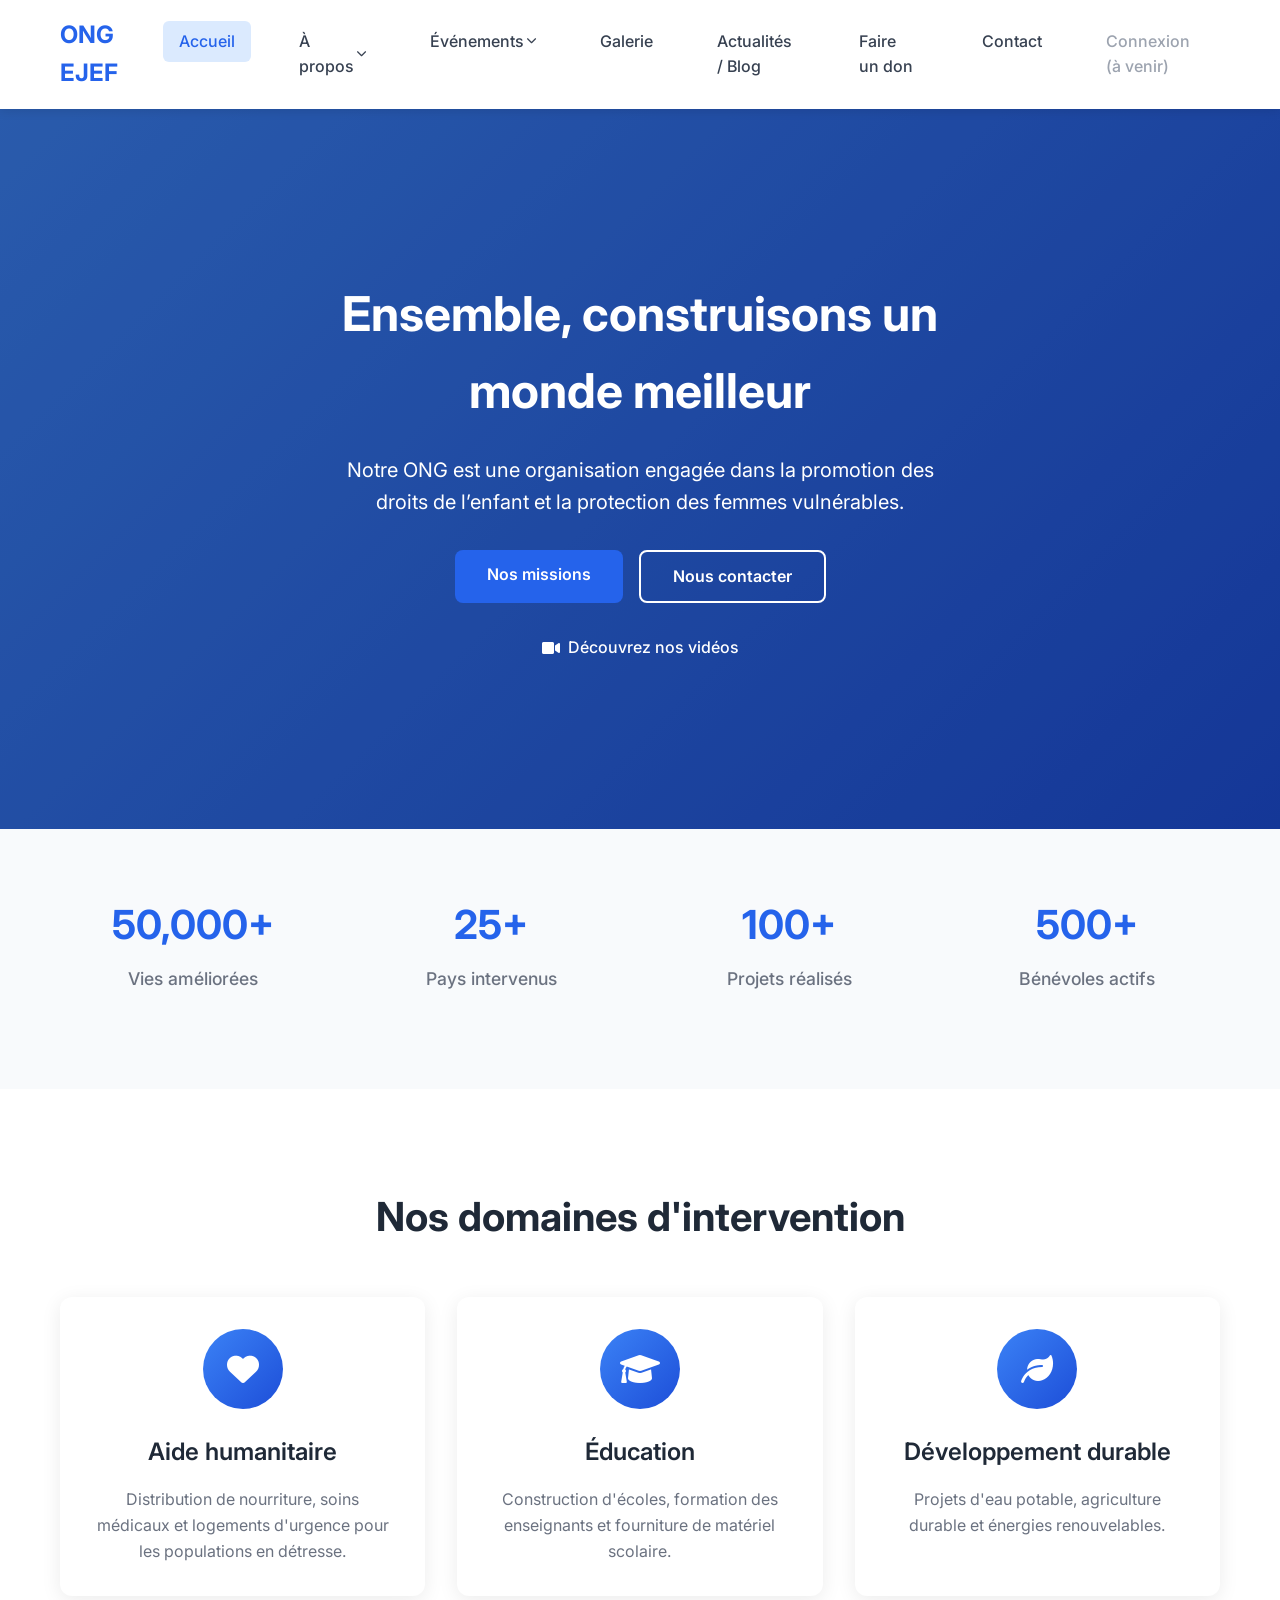
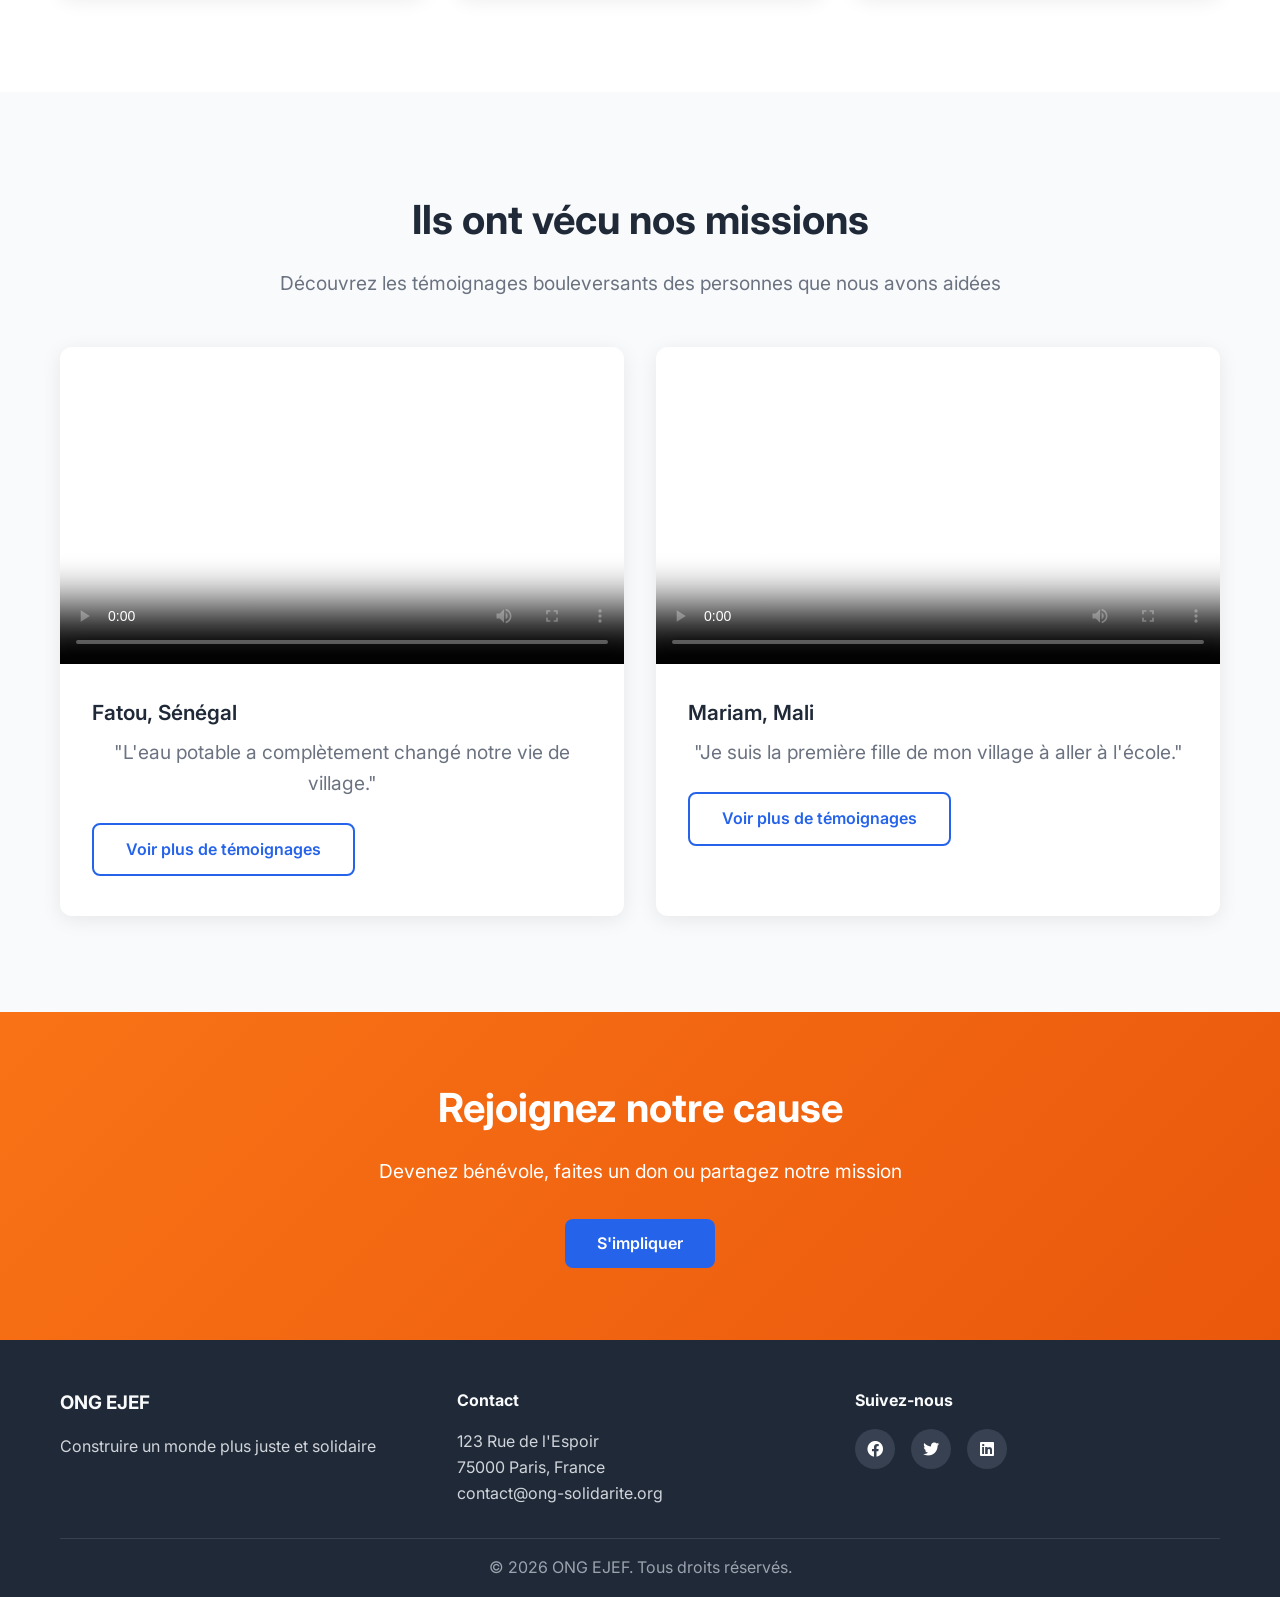
<file: index.html>
<!DOCTYPE html>
<html lang="fr">
<head>
    <meta charset="UTF-8">
    <meta name="viewport" content="width=device-width, initial-scale=1.0">
    <title>ONG EJEF - Accueil</title>
    <link rel="stylesheet" href="css/style.css">
    <link href="https://fonts.googleapis.com/css2?family=Inter:wght@300;400;500;600;700&display=swap" rel="stylesheet">
    <link rel="stylesheet" href="https://cdnjs.cloudflare.com/ajax/libs/font-awesome/6.0.0/css/all.min.css">
</head>
<body>
    <header class="header">
        <nav class="navbar">
            <div class="nav-container">
                <div class="nav-logo">
                    <h1>ONG EJEF</h1>
                </div>
                <ul class="nav-menu">
                     <li class="nav-item">
                        <a href="index.html" class="nav-link active">Accueil</a>
                    </li>
                    <li class="nav-item dropdown">
                        <a href="about.html" class="nav-link">À propos <span class="dropdown-arrow"><i class="fas fa-chevron-down"></i></span></a>
                        <ul class="dropdown-menu">
                            <li><a href="missions.html">Mission</a></li>
                            <li><a href="vision.html">Vision</a></li>
                            <li><a href="team.html">Équipe</a></li>
                        </ul>
                    </li>
                    <li class="nav-item dropdown">
                        <a href="events-list.html" class="nav-link">Événements <span class="dropdown-arrow"><i class="fas fa-chevron-down"></i></span></a>
                        <ul class="dropdown-menu">
                            <li><a href="events-list.html">Liste des événements</a></li>
                            <li><a href="event-detail.html">Détail événement</a></li>
                        </ul>
                    </li>
                    <li class="nav-item">
                        <a href="gallery.html" class="nav-link">Galerie</a>
                    </li>
                    <li class="nav-item">
                        <a href="blog.html" class="nav-link">Actualités / Blog</a>
                    </li>
                    <li class="nav-item">
                        <a href="donate.html" class="nav-link">Faire un don</a>
                    </li>
                    <li class="nav-item">
                        <a href="contact.html" class="nav-link">Contact</a>
                    </li>
                    <li class="nav-item">
                        <a href="#" class="nav-link nav-link-disabled">Connexion (à venir)</a>
                    </li>
                </ul>
                <div class="hamburger">
                    <span class="bar"></span>
                    <span class="bar"></span>
                    <span class="bar"></span>
                </div>
            </div>
        </nav>
    </header>

    <main>
        <!-- Hero avec vidéo de fond -->
        <section class="hero hero-video">
            <div class="video-background">
                <video autoplay muted loop playsinline>
                    <source src="media/presentation.mp4" type="video/mp4">
                </video>
                <div class="video-overlay"></div>
            </div>
            <div class="hero-content">
                <h2>Ensemble, construisons un monde meilleur</h2>
                <p>Notre ONG est une organisation engagée dans la promotion des droits de l’enfant et la protection des femmes vulnérables.</p>
                <div class="hero-buttons">
                    <a href="missions.html" class="btn btn-primary">Nos missions</a>
                    <a href="contact.html" class="btn btn-secondary">Nous contacter</a>
                </div>
                <div class="hero-video-cta">
                    <a href="videos.html" class="video-link">
                        <i class="fas fa-video"></i>
                        Découvrez nos vidéos
                    </a>
                </div>
            </div>
        </section>

        <section class="stats">
            <div class="container">
                <div class="stats-grid">
                    <div class="stat-item">
                        <h3>50,000+</h3>
                        <p>Vies améliorées</p>
                    </div>
                    <div class="stat-item">
                        <h3>25+</h3>
                        <p>Pays intervenus</p>
                    </div>
                    <div class="stat-item">
                        <h3>100+</h3>
                        <p>Projets réalisés</p>
                    </div>
                    <div class="stat-item">
                        <h3>500+</h3>
                        <p>Bénévoles actifs</p>
                    </div>
                </div>
            </div>
        </section>

        <section class="features">
            <div class="container">
                <h2>Nos domaines d'intervention</h2>
                <div class="features-grid">
                    <div class="feature-card">
                        <div class="feature-icon">
                            <i class="fas fa-heart"></i>
                        </div>
                        <h3>Aide humanitaire</h3>
                        <p>Distribution de nourriture, soins médicaux et logements d'urgence pour les populations en détresse.</p>
                    </div>
                    <div class="feature-card">
                        <div class="feature-icon">
                            <i class="fas fa-graduation-cap"></i>
                        </div>
                        <h3>Éducation</h3>
                        <p>Construction d'écoles, formation des enseignants et fourniture de matériel scolaire.</p>
                    </div>
                    <div class="feature-card">
                        <div class="feature-icon">
                            <i class="fas fa-leaf"></i>
                        </div>
                        <h3>Développement durable</h3>
                        <p>Projets d'eau potable, agriculture durable et énergies renouvelables.</p>
                    </div>
                </div>
            </div>
        </section>

        <!-- Section vidéo témoignages -->
        <section class="video-testimonials-home">
            <div class="container">
                <h2>Ils ont vécu nos missions</h2>
                <p>Découvrez les témoignages bouleversants des personnes que nous avons aidées</p>
                <div class="testimonials-video-grid">
                    <div class="testimonial-video-card">
                        <div class="video-wrapper">
                            <video controls preload="metadata" poster="https://images.unsplash.com/photo-1488521787991-ed7bbaae773c?w=400&h=225&fit=crop">
                                <source src="https://www.w3schools.com/html/mov_bbb.mp4" type="video/mp4">
                            </video>
                        </div>
                        <div class="testimonial-content">
                            <h3>Fatou, Sénégal</h3>
                            <p>"L'eau potable a complètement changé notre vie de village."</p>
                            <a href="videos.html" class="btn btn-outline">Voir plus de témoignages</a>
                        </div>
                    </div>
                    <div class="testimonial-video-card">
                        <div class="video-wrapper">
                            <video controls preload="metadata" poster="https://images.unsplash.com/photo-1507003211169-0a1dd7228f2d?w=400&h=225&fit=crop">
                                <source src="https://www.w3schools.com/html/mov_bbb.mp4" type="video/mp4">
                            </video>
                        </div>
                        <div class="testimonial-content">
                            <h3>Mariam, Mali</h3>
                            <p>"Je suis la première fille de mon village à aller à l'école."</p>
                            <a href="videos.html" class="btn btn-outline">Voir plus de témoignages</a>
                        </div>
                    </div>
                </div>
            </div>
        </section>

        <section class="cta">
            <div class="container">
                <h2>Rejoignez notre cause</h2>
                <p>Devenez bénévole, faites un don ou partagez notre mission</p>
                <a href="contact.html" class="btn btn-primary">S'impliquer</a>
            </div>
        </section>
    </main>

    <footer class="footer">
        <div class="container">
            <div class="footer-content">
                <div class="footer-section">
                    <h3>ONG EJEF</h3>
                    <p>Construire un monde plus juste et solidaire</p>
                </div>
                <div class="footer-section">
                    <h4>Contact</h4>
                    <p>123 Rue de l'Espoir<br>
                    75000 Paris, France<br>
                    contact@ong-solidarite.org</p>
                </div>
                <div class="footer-section">
                    <h4>Suivez-nous</h4>
                    <div class="social-links">
                        <a href="#"><i class="fab fa-facebook"></i></a>
                        <a href="#"><i class="fab fa-twitter"></i></a>
                        <a href="#"><i class="fab fa-linkedin"></i></a>
                    </div>
                </div>
            </div>
            <div class="footer-bottom">
                <p>&copy; 2026 ONG EJEF. Tous droits réservés.</p>
            </div>
        </div>
    </footer>

    <script src="js/main.js"></script>
</body>
</html>
</file>
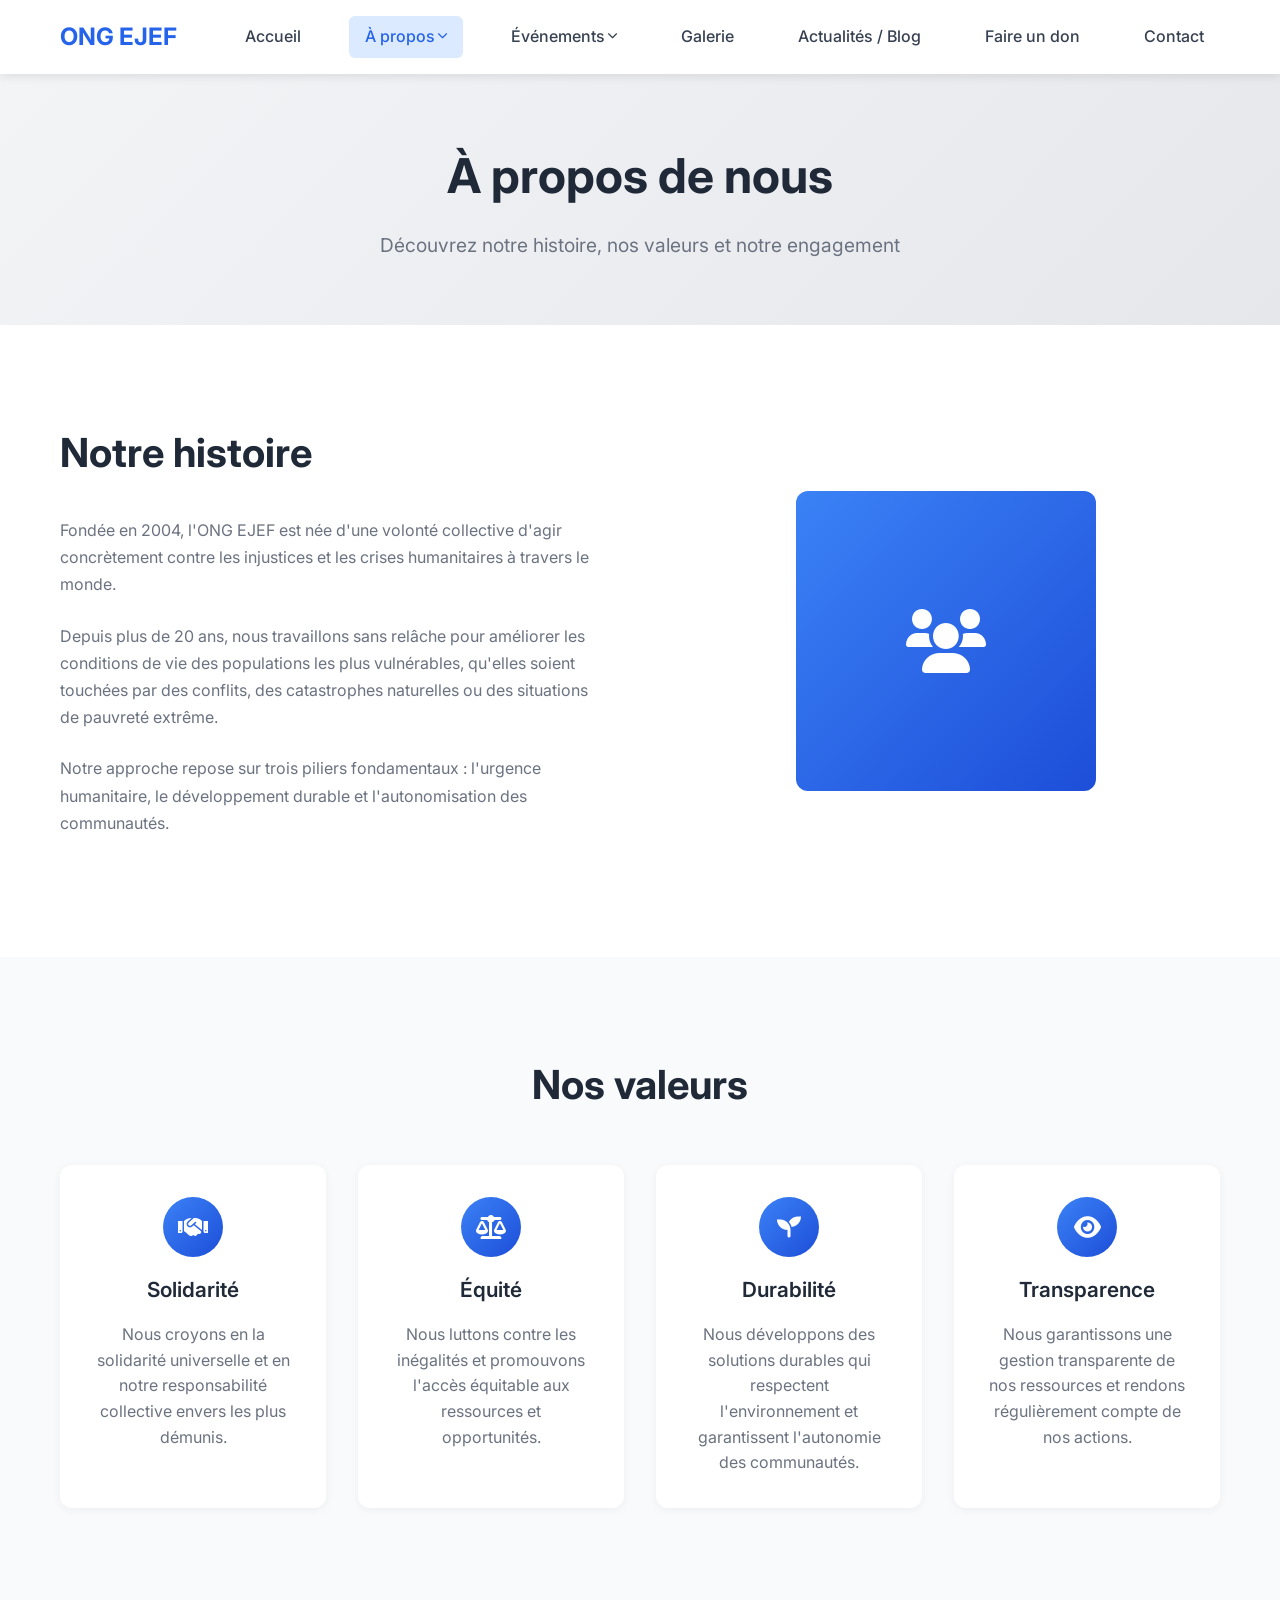
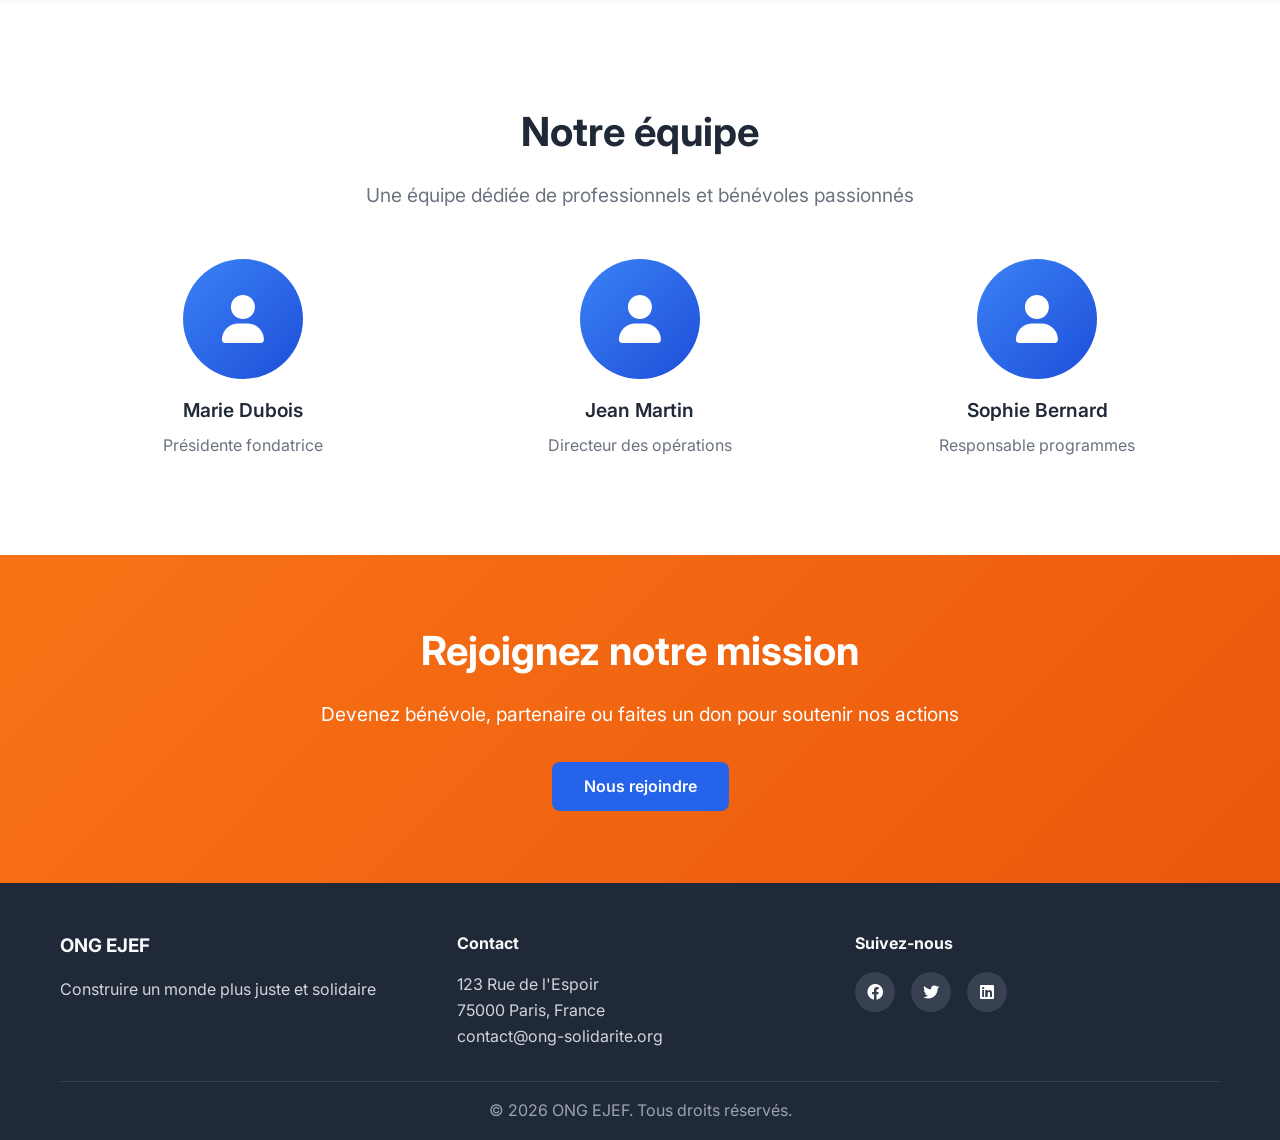
<file: about.html>
<!DOCTYPE html>
<html lang="fr">
<head>
    <meta charset="UTF-8">
    <meta name="viewport" content="width=device-width, initial-scale=1.0">
    <title>À propos - ONG EJEF</title>
    <link rel="stylesheet" href="css/style.css">
    <link href="https://fonts.googleapis.com/css2?family=Inter:wght@300;400;500;600;700&display=swap" rel="stylesheet">
    <link rel="stylesheet" href="https://cdnjs.cloudflare.com/ajax/libs/font-awesome/6.0.0/css/all.min.css">
</head>
<body>
    <header class="header">
        <nav class="navbar">
            <div class="nav-container">
                <div class="nav-logo">
                    <h1>ONG EJEF</h1>
                </div>
                <ul class="nav-menu">
                    <li class="nav-item">
                        <a href="index.html" class="nav-link">Accueil</a>
                    </li>
                    <li class="nav-item dropdown">
                        <a href="about.html" class="nav-link active">À propos <span class="dropdown-arrow"><i class="fas fa-chevron-down"></i></span></a>
                        <ul class="dropdown-menu">
                            <li><a href="missions.html">Mission</a></li>
                            <li><a href="vision.html">Vision</a></li>
                            <li><a href="team.html">Équipe</a></li>
                        </ul>
                    </li>
                    <li class="nav-item dropdown">
                        <a href="events-list.html" class="nav-link">Événements <span class="dropdown-arrow"><i class="fas fa-chevron-down"></i></span></a>
                        <ul class="dropdown-menu">
                            <li><a href="events-list.html">Liste des événements</a></li>
                            <li><a href="event-detail.html">Détail événement</a></li>
                        </ul>
                    </li>
                    <li class="nav-item">
                        <a href="gallery.html" class="nav-link">Galerie</a>
                    </li>
                    <li class="nav-item">
                        <a href="blog.html" class="nav-link">Actualités / Blog</a>
                    </li>
                    <li class="nav-item">
                        <a href="donate.html" class="nav-link">Faire un don</a>
                    </li>
                    <li class="nav-item">
                        <a href="contact.html" class="nav-link">Contact</a>
                    </li>
                </ul>
                <div class="hamburger">
                    <span class="bar"></span>
                    <span class="bar"></span>
                    <span class="bar"></span>
                </div>
            </div>
        </nav>
    </header>

    <main>
        <section class="page-header">
            <div class="container">
                <h1>À propos de nous</h1>
                <p>Découvrez notre histoire, nos valeurs et notre engagement</p>
            </div>
        </section>

        <section class="about-intro">
            <div class="container">
                <div class="about-content">
                    <div class="about-text">
                        <h2>Notre histoire</h2>
                        <p>Fondée en 2004, l'ONG EJEF est née d'une volonté collective d'agir concrètement contre les injustices et les crises humanitaires à travers le monde.</p>
                        <p>Depuis plus de 20 ans, nous travaillons sans relâche pour améliorer les conditions de vie des populations les plus vulnérables, qu'elles soient touchées par des conflits, des catastrophes naturelles ou des situations de pauvreté extrême.</p>
                        <p>Notre approche repose sur trois piliers fondamentaux : l'urgence humanitaire, le développement durable et l'autonomisation des communautés.</p>
                    </div>
                    <div class="about-image">
                        <div class="image-placeholder">
                            <i class="fas fa-users"></i>
                        </div>
                    </div>
                </div>
            </div>
        </section>

        <section class="values">
            <div class="container">
                <h2>Nos valeurs</h2>
                <div class="values-grid">
                    <div class="value-card">
                        <div class="value-icon">
                            <i class="fas fa-handshake"></i>
                        </div>
                        <h3>Solidarité</h3>
                        <p>Nous croyons en la solidarité universelle et en notre responsabilité collective envers les plus démunis.</p>
                    </div>
                    <div class="value-card">
                        <div class="value-icon">
                            <i class="fas fa-balance-scale"></i>
                        </div>
                        <h3>Équité</h3>
                        <p>Nous luttons contre les inégalités et promouvons l'accès équitable aux ressources et opportunités.</p>
                    </div>
                    <div class="value-card">
                        <div class="value-icon">
                            <i class="fas fa-seedling"></i>
                        </div>
                        <h3>Durabilité</h3>
                        <p>Nous développons des solutions durables qui respectent l'environnement et garantissent l'autonomie des communautés.</p>
                    </div>
                    <div class="value-card">
                        <div class="value-icon">
                            <i class="fas fa-eye"></i>
                        </div>
                        <h3>Transparence</h3>
                        <p>Nous garantissons une gestion transparente de nos ressources et rendons régulièrement compte de nos actions.</p>
                    </div>
                </div>
            </div>
        </section>

        <section class="team">
            <div class="container">
                <h2>Notre équipe</h2>
                <p>Une équipe dédiée de professionnels et bénévoles passionnés</p>
                <div class="team-grid">
                    <div class="team-member">
                        <div class="member-photo">
                            <i class="fas fa-user"></i>
                        </div>
                        <h3>Marie Dubois</h3>
                        <p>Présidente fondatrice</p>
                    </div>
                    <div class="team-member">
                        <div class="member-photo">
                            <i class="fas fa-user"></i>
                        </div>
                        <h3>Jean Martin</h3>
                        <p>Directeur des opérations</p>
                    </div>
                    <div class="team-member">
                        <div class="member-photo">
                            <i class="fas fa-user"></i>
                        </div>
                        <h3>Sophie Bernard</h3>
                        <p>Responsable programmes</p>
                    </div>
                </div>
            </div>
        </section>

        <section class="cta">
            <div class="container">
                <h2>Rejoignez notre mission</h2>
                <p>Devenez bénévole, partenaire ou faites un don pour soutenir nos actions</p>
                <a href="contact.html" class="btn btn-primary">Nous rejoindre</a>
            </div>
        </section>
    </main>

    <footer class="footer">
        <div class="container">
            <div class="footer-content">
                <div class="footer-section">
                    <h3>ONG EJEF</h3>
                    <p>Construire un monde plus juste et solidaire</p>
                </div>
                <div class="footer-section">
                    <h4>Contact</h4>
                    <p>123 Rue de l'Espoir<br>
                    75000 Paris, France<br>
                    contact@ong-solidarite.org</p>
                </div>
                <div class="footer-section">
                    <h4>Suivez-nous</h4>
                    <div class="social-links">
                        <a href="#"><i class="fab fa-facebook"></i></a>
                        <a href="#"><i class="fab fa-twitter"></i></a>
                        <a href="#"><i class="fab fa-linkedin"></i></a>
                    </div>
                </div>
            </div>
            <div class="footer-bottom">
                <p>&copy; 2026 ONG EJEF. Tous droits réservés.</p>
            </div>
        </div>
    </footer>

    <script src="js/main.js"></script>
</body>
</html>
</file>
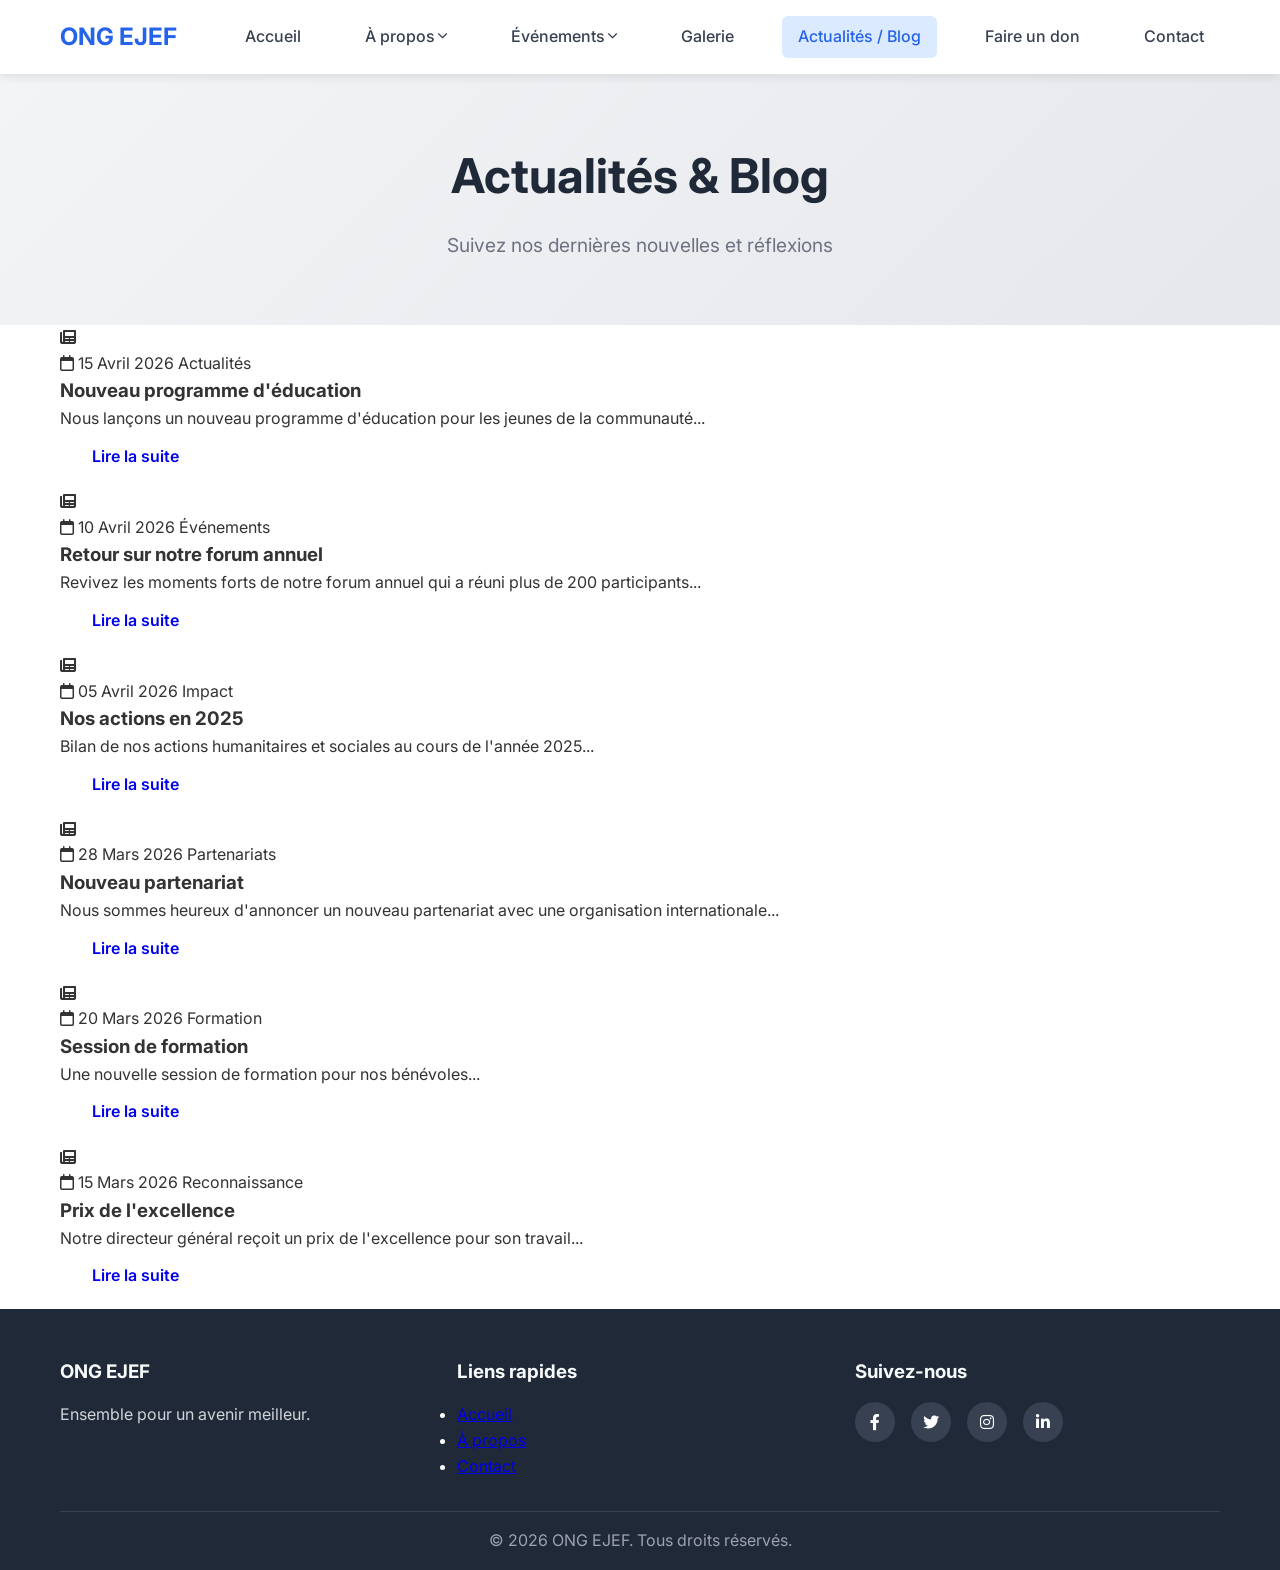
<file: blog.html>
<!DOCTYPE html>
<html lang="fr">
<head>
    <meta charset="UTF-8">
    <meta name="viewport" content="width=device-width, initial-scale=1.0">
    <title>Blog / Actualités - ONG EJEF</title>
    <link rel="stylesheet" href="css/style.css">
    <link href="https://fonts.googleapis.com/css2?family=Inter:wght@300;400;500;600;700&display=swap" rel="stylesheet">
    <link rel="stylesheet" href="https://cdnjs.cloudflare.com/ajax/libs/font-awesome/6.0.0/css/all.min.css">
</head>
<body>
    <header class="header">
        <nav class="navbar">
            <div class="nav-container">
                <div class="nav-logo">
                    <h1>ONG EJEF</h1>
                </div>
                <ul class="nav-menu">
                    <li class="nav-item">
                        <a href="index.html" class="nav-link">Accueil</a>
                    </li>
                    <li class="nav-item dropdown">
                        <a href="about.html" class="nav-link">À propos <span class="dropdown-arrow"><i class="fas fa-chevron-down"></i></span></a>
                        <ul class="dropdown-menu">
                            <li><a href="missions.html">Mission</a></li>
                            <li><a href="vision.html">Vision</a></li>
                            <li><a href="team.html">Équipe</a></li>
                        </ul>
                    </li>
                    <li class="nav-item dropdown">
                        <a href="events-list.html" class="nav-link">Événements <span class="dropdown-arrow"><i class="fas fa-chevron-down"></i></span></a>
                        <ul class="dropdown-menu">
                            <li><a href="events-list.html">Liste des événements</a></li>
                            <li><a href="event-detail.html">Détail événement</a></li>
                        </ul>
                    </li>
                    <li class="nav-item">
                        <a href="gallery.html" class="nav-link">Galerie</a>
                    </li>
                    <li class="nav-item">
                        <a href="blog.html" class="nav-link active">Actualités / Blog</a>
                    </li>
                    <li class="nav-item">
                        <a href="donate.html" class="nav-link">Faire un don</a>
                    </li>
                    <li class="nav-item">
                        <a href="contact.html" class="nav-link">Contact</a>
                    </li>
                </ul>
                <div class="hamburger">
                    <span class="bar"></span>
                    <span class="bar"></span>
                    <span class="bar"></span>
                </div>
            </div>
        </nav>
    </header>

    <main>
        <section class="page-header">
            <div class="container">
                <h1>Actualités & Blog</h1>
                <p>Suivez nos dernières nouvelles et réflexions</p>
            </div>
        </section>

        <section class="blog-section">
            <div class="container">
                <div class="blog-grid">
                    <!-- Blog Post 1 -->
                    <article class="blog-card">
                        <div class="blog-image">
                            <div class="blog-placeholder">
                                <i class="fas fa-newspaper"></i>
                            </div>
                        </div>
                        <div class="blog-content">
                            <div class="blog-meta">
                                <span class="blog-date"><i class="far fa-calendar"></i> 15 Avril 2026</span>
                                <span class="blog-category">Actualités</span>
                            </div>
                            <h3>Nouveau programme d'éducation</h3>
                            <p>Nous lançons un nouveau programme d'éducation pour les jeunes de la communauté...</p>
                            <a href="#" class="btn">Lire la suite</a>
                        </div>
                    </article>
                    <!-- Blog Post 2 -->
                    <article class="blog-card">
                        <div class="blog-image">
                            <div class="blog-placeholder">
                                <i class="fas fa-newspaper"></i>
                            </div>
                        </div>
                        <div class="blog-content">
                            <div class="blog-meta">
                                <span class="blog-date"><i class="far fa-calendar"></i> 10 Avril 2026</span>
                                <span class="blog-category">Événements</span>
                            </div>
                            <h3>Retour sur notre forum annuel</h3>
                            <p>Revivez les moments forts de notre forum annuel qui a réuni plus de 200 participants...</p>
                            <a href="#" class="btn">Lire la suite</a>
                        </div>
                    </article>
                    <!-- Blog Post 3 -->
                    <article class="blog-card">
                        <div class="blog-image">
                            <div class="blog-placeholder">
                                <i class="fas fa-newspaper"></i>
                            </div>
                        </div>
                        <div class="blog-content">
                            <div class="blog-meta">
                                <span class="blog-date"><i class="far fa-calendar"></i> 05 Avril 2026</span>
                                <span class="blog-category">Impact</span>
                            </div>
                            <h3>Nos actions en 2025</h3>
                            <p>Bilan de nos actions humanitaires et sociales au cours de l'année 2025...</p>
                            <a href="#" class="btn">Lire la suite</a>
                        </div>
                    </article>
                    <!-- Blog Post 4 -->
                    <article class="blog-card">
                        <div class="blog-image">
                            <div class="blog-placeholder">
                                <i class="fas fa-newspaper"></i>
                            </div>
                        </div>
                        <div class="blog-content">
                            <div class="blog-meta">
                                <span class="blog-date"><i class="far fa-calendar"></i> 28 Mars 2026</span>
                                <span class="blog-category">Partenariats</span>
                            </div>
                            <h3>Nouveau partenariat</h3>
                            <p>Nous sommes heureux d'annoncer un nouveau partenariat avec une organisation internationale...</p>
                            <a href="#" class="btn">Lire la suite</a>
                        </div>
                    </article>
                    <!-- Blog Post 5 -->
                    <article class="blog-card">
                        <div class="blog-image">
                            <div class="blog-placeholder">
                                <i class="fas fa-newspaper"></i>
                            </div>
                        </div>
                        <div class="blog-content">
                            <div class="blog-meta">
                                <span class="blog-date"><i class="far fa-calendar"></i> 20 Mars 2026</span>
                                <span class="blog-category">Formation</span>
                            </div>
                            <h3>Session de formation</h3>
                            <p>Une nouvelle session de formation pour nos bénévoles...</p>
                            <a href="#" class="btn">Lire la suite</a>
                        </div>
                    </article>
                    <!-- Blog Post 6 -->
                    <article class="blog-card">
                        <div class="blog-image">
                            <div class="blog-placeholder">
                                <i class="fas fa-newspaper"></i>
                            </div>
                        </div>
                        <div class="blog-content">
                            <div class="blog-meta">
                                <span class="blog-date"><i class="far fa-calendar"></i> 15 Mars 2026</span>
                                <span class="blog-category">Reconnaissance</span>
                            </div>
                            <h3>Prix de l'excellence</h3>
                            <p>Notre directeur général reçoit un prix de l'excellence pour son travail...</p>
                            <a href="#" class="btn">Lire la suite</a>
                        </div>
                    </article>
                </div>
            </div>
        </section>
    </main>

    <footer class="footer">
        <div class="container">
            <div class="footer-content">
                <div class="footer-section">
                    <h3>ONG EJEF</h3>
                    <p>Ensemble pour un avenir meilleur.</p>
                </div>
                <div class="footer-section">
                    <h3>Liens rapides</h3>
                    <ul>
                        <li><a href="index.html">Accueil</a></li>
                        <li><a href="about.html">À propos</a></li>
                        <li><a href="contact.html">Contact</a></li>
                    </ul>
                </div>
                <div class="footer-section">
                    <h3>Suivez-nous</h3>
                    <div class="social-links">
                        <a href="#"><i class="fab fa-facebook-f"></i></a>
                        <a href="#"><i class="fab fa-twitter"></i></a>
                        <a href="#"><i class="fab fa-instagram"></i></a>
                        <a href="#"><i class="fab fa-linkedin-in"></i></a>
                    </div>
                </div>
            </div>
            <div class="footer-bottom">
                <p>&copy; 2026 ONG EJEF. Tous droits réservés.</p>
            </div>
        </div>
    </footer>

    <script src="js/main.js"></script>
</body>
</html>
</file>
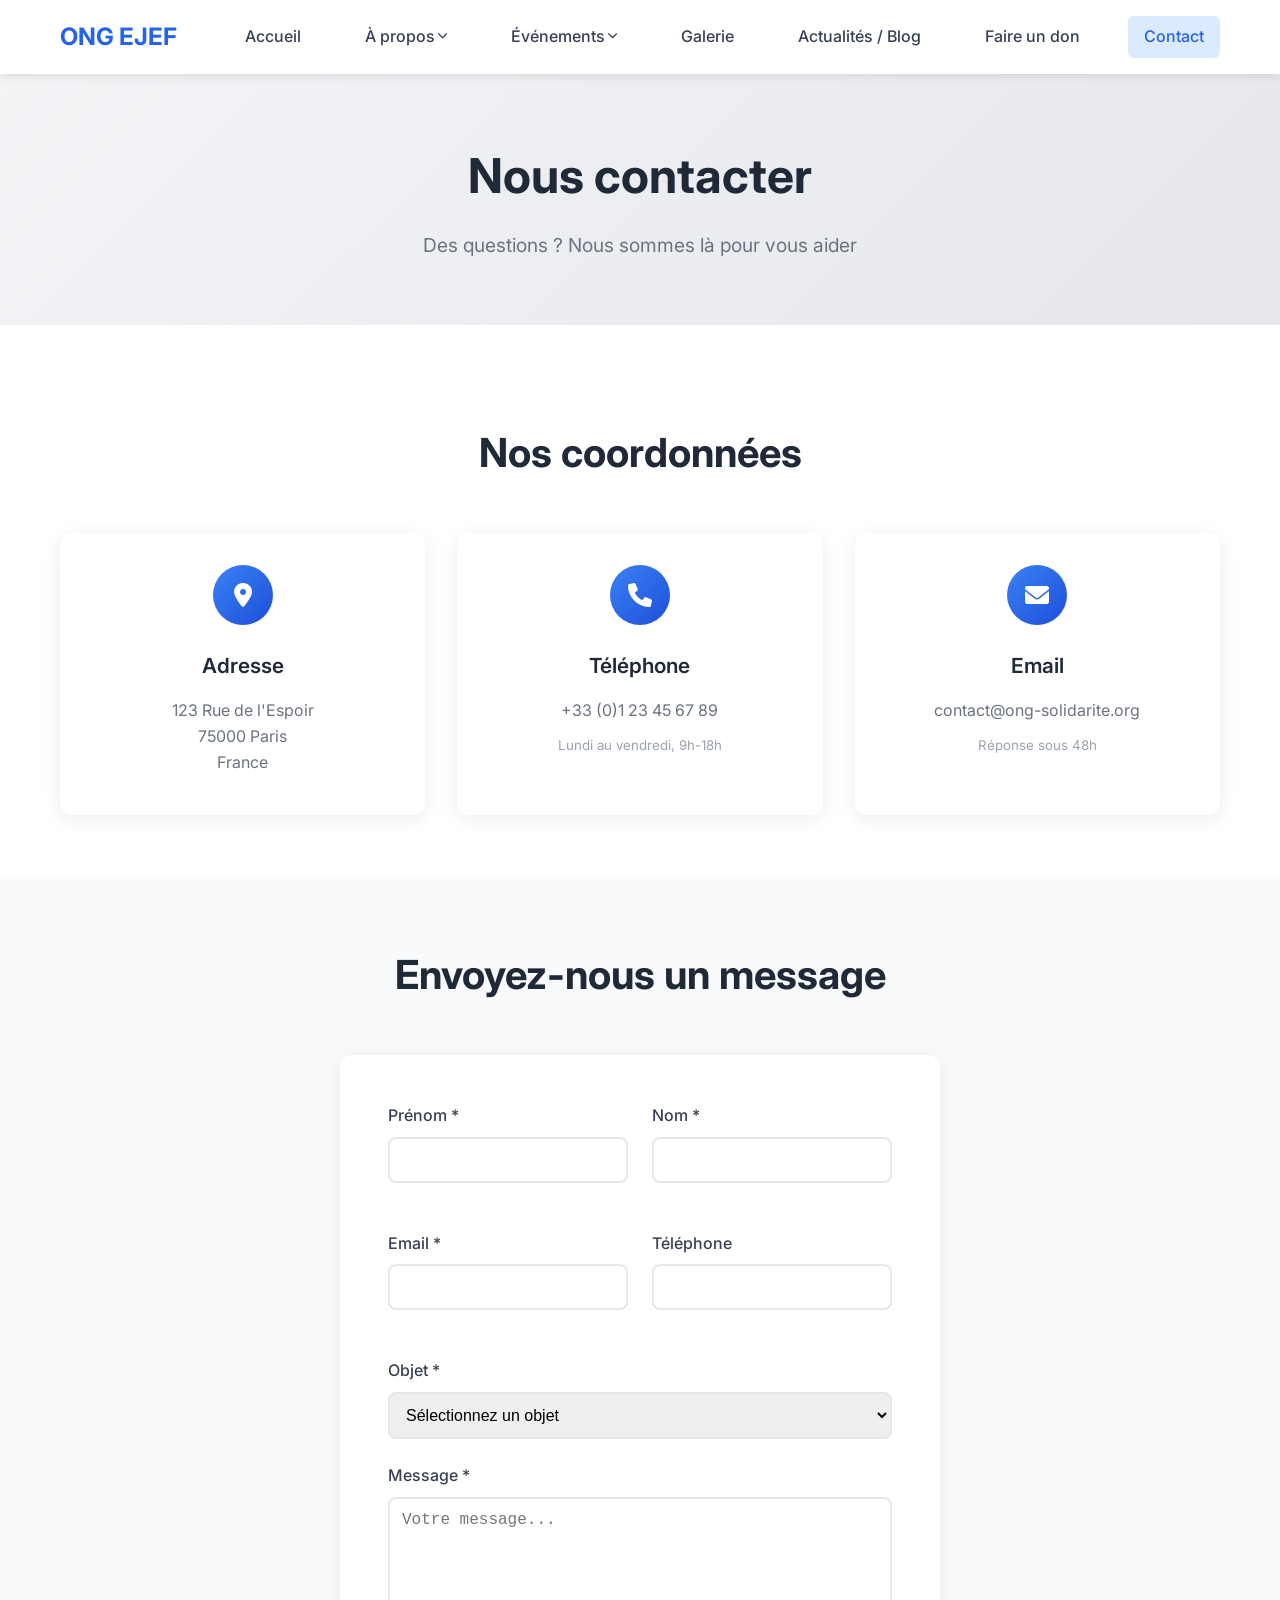
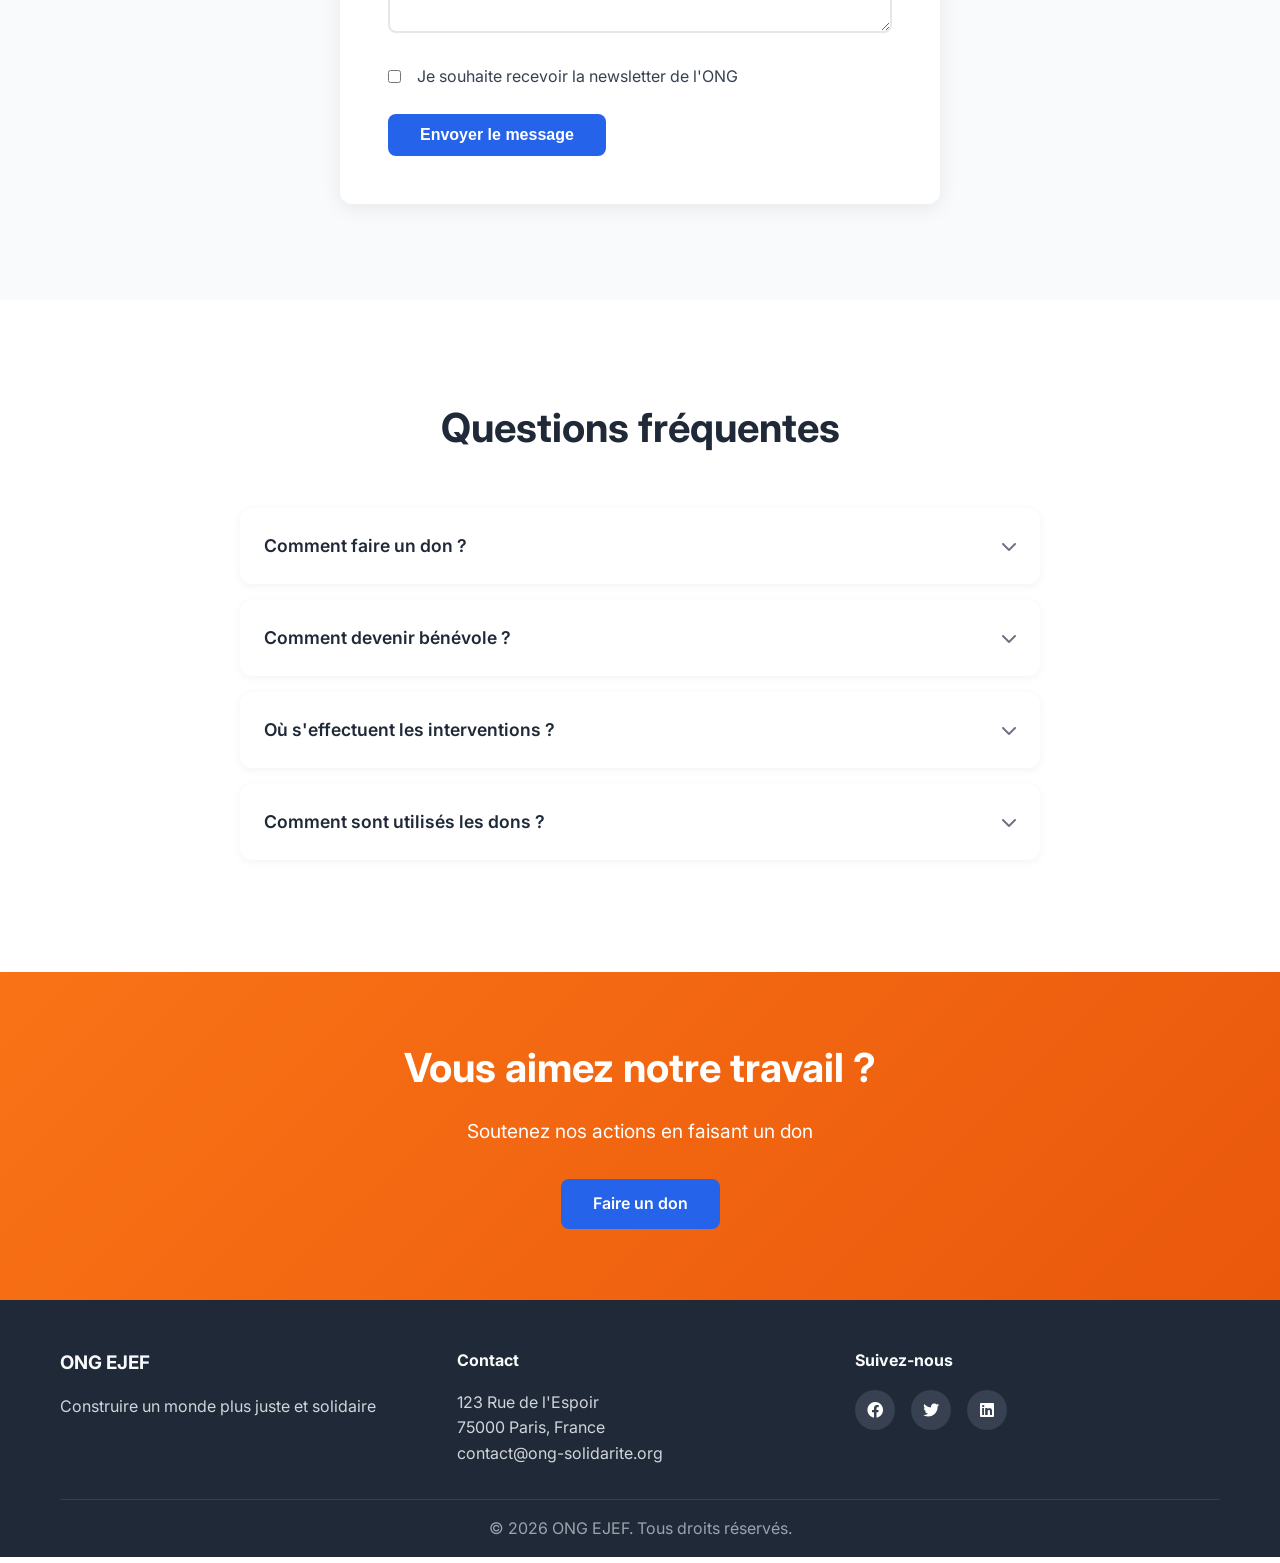
<file: contact.html>
<!DOCTYPE html>
<html lang="fr">
<head>
    <meta charset="UTF-8">
    <meta name="viewport" content="width=device-width, initial-scale=1.0">
    <title>Contact - ONG EJEF</title>
    <link rel="stylesheet" href="css/style.css">
    <link href="https://fonts.googleapis.com/css2?family=Inter:wght@300;400;500;600;700&display=swap" rel="stylesheet">
    <link rel="stylesheet" href="https://cdnjs.cloudflare.com/ajax/libs/font-awesome/6.0.0/css/all.min.css">
</head>
<body>
    <header class="header">
        <nav class="navbar">
            <div class="nav-container">
                <div class="nav-logo">
                    <h1>ONG EJEF</h1>
                </div>
                <ul class="nav-menu">
                    <li class="nav-item">
                        <a href="index.html" class="nav-link">Accueil</a>
                    </li>
                    <li class="nav-item dropdown">
                        <a href="about.html" class="nav-link">À propos <span class="dropdown-arrow"><i class="fas fa-chevron-down"></i></span></a>
                        <ul class="dropdown-menu">
                            <li><a href="missions.html">Mission</a></li>
                            <li><a href="vision.html">Vision</a></li>
                            <li><a href="team.html">Équipe</a></li>
                        </ul>
                    </li>
                    <li class="nav-item dropdown">
                        <a href="events-list.html" class="nav-link">Événements <span class="dropdown-arrow"><i class="fas fa-chevron-down"></i></span></a>
                        <ul class="dropdown-menu">
                            <li><a href="events-list.html">Liste des événements</a></li>
                            <li><a href="event-detail.html">Détail événement</a></li>
                        </ul>
                    </li>
                    <li class="nav-item">
                        <a href="gallery.html" class="nav-link">Galerie</a>
                    </li>
                    <li class="nav-item">
                        <a href="blog.html" class="nav-link">Actualités / Blog</a>
                    </li>
                    <li class="nav-item">
                        <a href="donate.html" class="nav-link">Faire un don</a>
                    </li>
                    <li class="nav-item">
                        <a href="contact.html" class="nav-link active">Contact</a>
                    </li>
                </ul>
                <div class="hamburger">
                    <span class="bar"></span>
                    <span class="bar"></span>
                    <span class="bar"></span>
                </div>
            </div>
        </nav>
    </header>

    <main>
        <section class="page-header">
            <div class="container">
                <h1>Nous contacter</h1>
                <p>Des questions ? Nous sommes là pour vous aider</p>
            </div>
        </section>

        <section class="contact-info">
            <div class="container">
                <h2>Nos coordonnées</h2>
                <div class="contact-grid">
                    <div class="contact-card">
                        <div class="contact-icon">
                            <i class="fas fa-map-marker-alt"></i>
                        </div>
                        <h3>Adresse</h3>
                        <p>123 Rue de l'Espoir<br>
                        75000 Paris<br>
                        France</p>
                    </div>
                    <div class="contact-card">
                        <div class="contact-icon">
                            <i class="fas fa-phone"></i>
                        </div>
                        <h3>Téléphone</h3>
                        <p>+33 (0)1 23 45 67 89</p>
                        <small>Lundi au vendredi, 9h-18h</small>
                    </div>
                    <div class="contact-card">
                        <div class="contact-icon">
                            <i class="fas fa-envelope"></i>
                        </div>
                        <h3>Email</h3>
                        <p>contact@ong-solidarite.org</p>
                        <small>Réponse sous 48h</small>
                    </div>
                </div>
            </div>
        </section>

        <section class="contact-form-section">
            <div class="container">
                <h2>Envoyez-nous un message</h2>
                <form class="contact-form" id="contactForm">
                    <div class="form-row">
                        <div class="form-group">
                            <label for="firstName">Prénom *</label>
                            <input type="text" id="firstName" name="firstName" required>
                        </div>
                        <div class="form-group">
                            <label for="lastName">Nom *</label>
                            <input type="text" id="lastName" name="lastName" required>
                        </div>
                    </div>
                    
                    <div class="form-row">
                        <div class="form-group">
                            <label for="email">Email *</label>
                            <input type="email" id="email" name="email" required>
                        </div>
                        <div class="form-group">
                            <label for="phone">Téléphone</label>
                            <input type="tel" id="phone" name="phone">
                        </div>
                    </div>
                    
                    <div class="form-group">
                        <label for="subject">Objet *</label>
                        <select id="subject" name="subject" required>
                            <option value="">Sélectionnez un objet</option>
                            <option value="donation">Faire un don</option>
                            <option value="volunteer">Devenir bénévole</option>
                            <option value="partnership">Partenariat</option>
                            <option value="information">Demande d'information</option>
                            <option value="other">Autre</option>
                        </select>
                    </div>
                    
                    <div class="form-group">
                        <label for="message">Message *</label>
                        <textarea id="message" name="message" rows="6" placeholder="Votre message..." required></textarea>
                    </div>
                    
                    <div class="form-group">
                        <label class="checkbox-label">
                            <input type="checkbox" name="newsletter">
                            <span class="checkmark"></span>
                            Je souhaite recevoir la newsletter de l'ONG
                        </label>
                    </div>
                    
                    <button type="submit" class="btn btn-primary">Envoyer le message</button>
                </form>
                <div class="form-success" id="formSuccess" style="display: none;">
                    <i class="fas fa-check-circle"></i>
                    <p>Merci pour votre message ! Nous vous répondrons dans les plus brefs délais.</p>
                </div>
            </div>
        </section>

        <section class="faq">
            <div class="container">
                <h2>Questions fréquentes</h2>
                <div class="faq-list">
                    <div class="faq-item">
                        <div class="faq-question">
                            <h3>Comment faire un don ?</h3>
                            <i class="fas fa-chevron-down"></i>
                        </div>
                        <div class="faq-answer">
                            <p>Vous pouvez faire un don en ligne via notre plateforme sécurisée, par virement bancaire ou par chèque. Contactez-nous pour plus d'informations sur les modalités de donation.</p>
                        </div>
                    </div>
                    
                    <div class="faq-item">
                        <div class="faq-question">
                            <h3>Comment devenir bénévole ?</h3>
                            <i class="fas fa-chevron-down"></i>
                        </div>
                        <div class="faq-answer">
                            <p>Remplissez notre formulaire de candidature en ligne ou contactez-nous. Nous recherchons toujours des personnes motivées pour nous aider sur différents projets.</p>
                        </div>
                    </div>
                    
                    <div class="faq-item">
                        <div class="faq-question">
                            <h3>Où s'effectuent les interventions ?</h3>
                            <i class="fas fa-chevron-down"></i>
                        </div>
                        <div class="faq-answer">
                            <p>Nous intervenons principalement en Afrique subsaharienne, en Asie du Sud-Est et en Amérique latine. La liste complète des pays est disponible sur demande.</p>
                        </div>
                    </div>
                    
                    <div class="faq-item">
                        <div class="faq-question">
                            <h3>Comment sont utilisés les dons ?</h3>
                            <i class="fas fa-chevron-down"></i>
                        </div>
                        <div class="faq-answer">
                            <p>85% des dons sont directement alloués aux projets sur le terrain, 10% aux frais administratifs et 5% à la communication et la collecte de fonds. Nous publions chaque année nos comptes certifiés.</p>
                        </div>
                    </div>
                </div>
            </div>
        </section>

        <section class="cta">
            <div class="container">
                <h2>Vous aimez notre travail ?</h2>
                <p>Soutenez nos actions en faisant un don</p>
                <a href="donate.html" class="btn btn-primary">Faire un don</a>
            </div>
        </section>
    </main>

    <footer class="footer">
        <div class="container">
            <div class="footer-content">
                <div class="footer-section">
                    <h3>ONG EJEF</h3>
                    <p>Construire un monde plus juste et solidaire</p>
                </div>
                <div class="footer-section">
                    <h4>Contact</h4>
                    <p>123 Rue de l'Espoir<br>
                    75000 Paris, France<br>
                    contact@ong-solidarite.org</p>
                </div>
                <div class="footer-section">
                    <h4>Suivez-nous</h4>
                    <div class="social-links">
                        <a href="#"><i class="fab fa-facebook"></i></a>
                        <a href="#"><i class="fab fa-twitter"></i></a>
                        <a href="#"><i class="fab fa-linkedin"></i></a>
                    </div>
                </div>
            </div>
            <div class="footer-bottom">
                <p>&copy; 2026 ONG EJEF. Tous droits réservés.</p>
            </div>
        </div>
    </footer>

    <script src="js/main.js"></script>
</body>
</html>
</file>
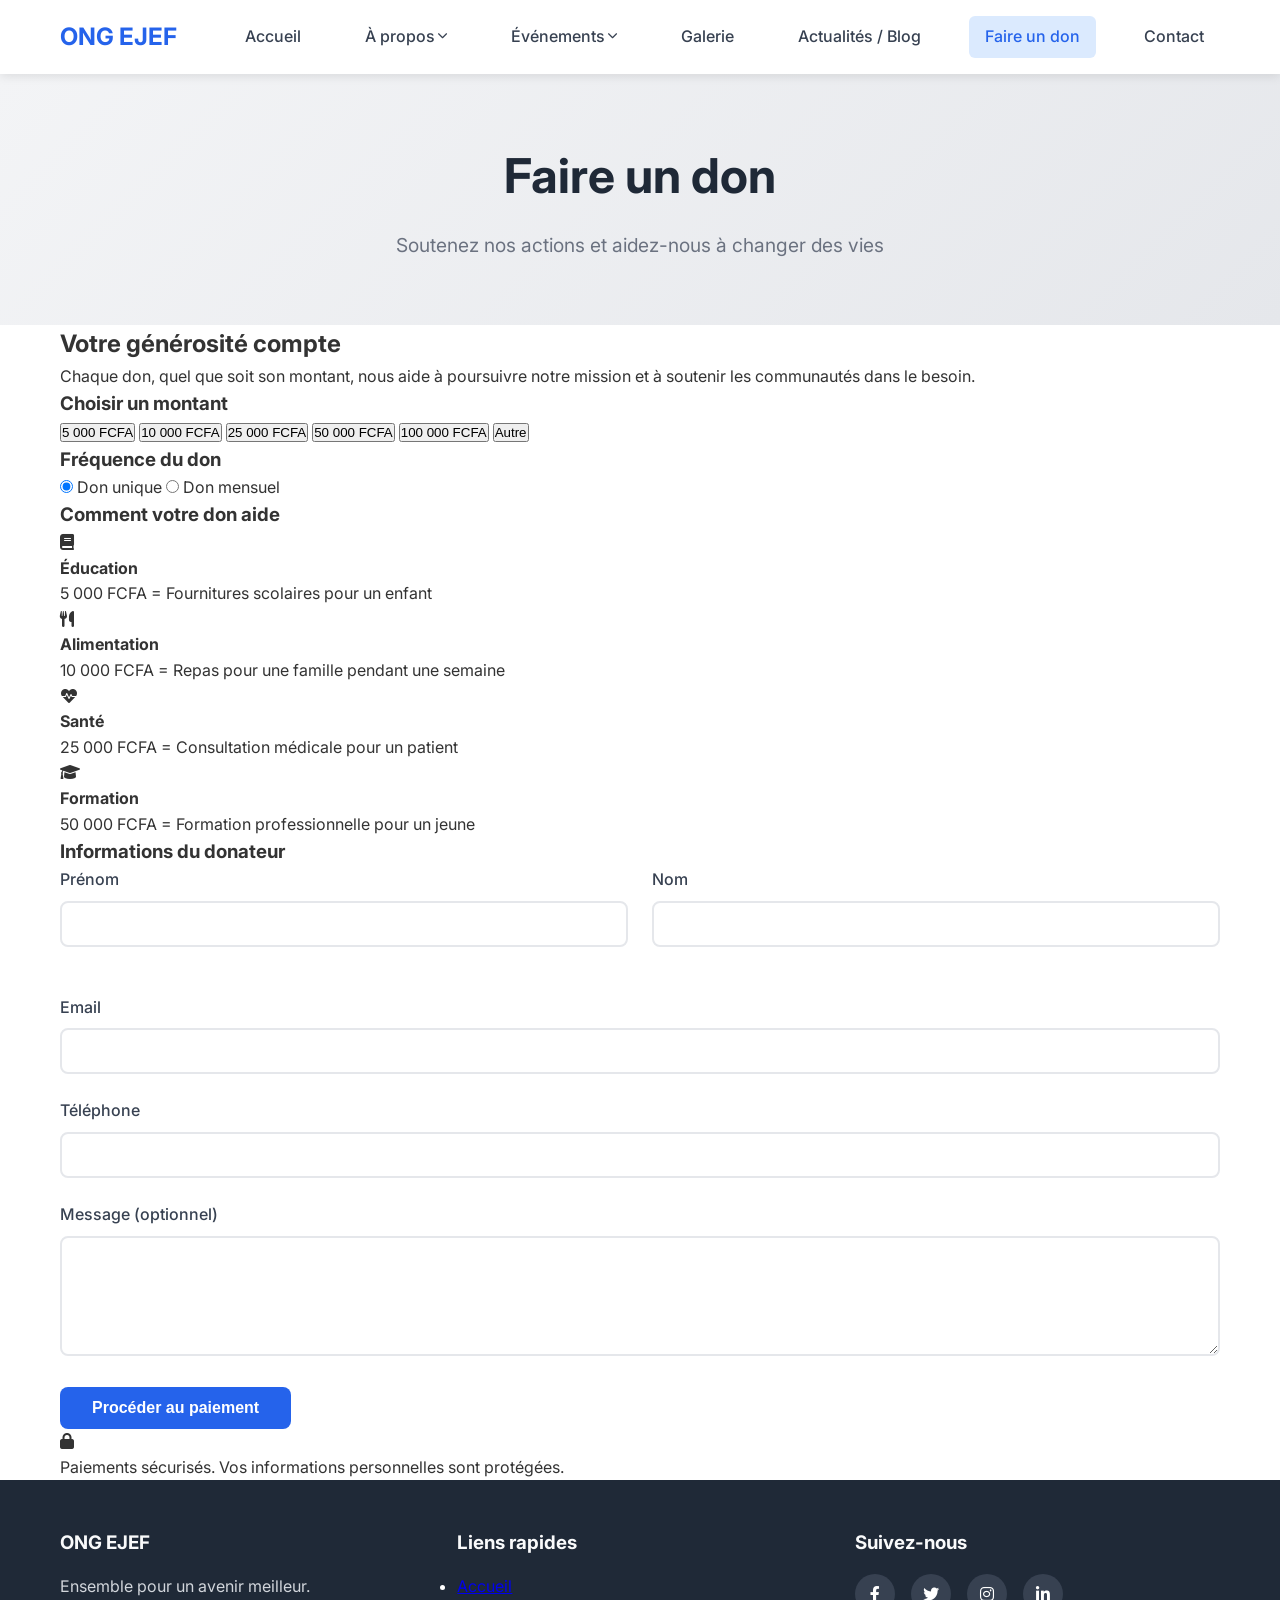
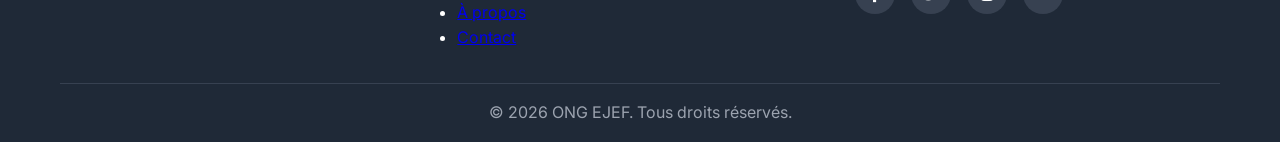
<file: donate.html>
<!DOCTYPE html>
<html lang="fr">
<head>
    <meta charset="UTF-8">
    <meta name="viewport" content="width=device-width, initial-scale=1.0">
    <title>Faire un don - ONG EJEF</title>
    <link rel="stylesheet" href="css/style.css">
    <link href="https://fonts.googleapis.com/css2?family=Inter:wght@300;400;500;600;700&display=swap" rel="stylesheet">
    <link rel="stylesheet" href="https://cdnjs.cloudflare.com/ajax/libs/font-awesome/6.0.0/css/all.min.css">
</head>
<body>
    <header class="header">
        <nav class="navbar">
            <div class="nav-container">
                <div class="nav-logo">
                    <h1>ONG EJEF</h1>
                </div>
                <ul class="nav-menu">
                    <li class="nav-item">
                        <a href="index.html" class="nav-link">Accueil</a>
                    </li>
                    <li class="nav-item dropdown">
                        <a href="about.html" class="nav-link">À propos <span class="dropdown-arrow"><i class="fas fa-chevron-down"></i></span></a>
                        <ul class="dropdown-menu">
                            <li><a href="missions.html">Mission</a></li>
                            <li><a href="vision.html">Vision</a></li>
                            <li><a href="team.html">Équipe</a></li>
                        </ul>
                    </li>
                    <li class="nav-item dropdown">
                        <a href="events-list.html" class="nav-link">Événements <span class="dropdown-arrow"><i class="fas fa-chevron-down"></i></span></a>
                        <ul class="dropdown-menu">
                            <li><a href="events-list.html">Liste des événements</a></li>
                            <li><a href="event-detail.html">Détail événement</a></li>
                        </ul>
                    </li>
                    <li class="nav-item">
                        <a href="gallery.html" class="nav-link">Galerie</a>
                    </li>
                    <li class="nav-item">
                        <a href="blog.html" class="nav-link">Actualités / Blog</a>
                    </li>
                    <li class="nav-item">
                        <a href="donate.html" class="nav-link active">Faire un don</a>
                    </li>
                    <li class="nav-item">
                        <a href="contact.html" class="nav-link">Contact</a>
                    </li>
                </ul>
                <div class="hamburger">
                    <span class="bar"></span>
                    <span class="bar"></span>
                    <span class="bar"></span>
                </div>
            </div>
        </nav>
    </header>

    <main>
        <section class="page-header">
            <div class="container">
                <h1>Faire un don</h1>
                <p>Soutenez nos actions et aidez-nous à changer des vies</p>
            </div>
        </section>

        <section class="donate-section">
            <div class="container">
                <div class="donate-intro">
                    <h2>Votre générosité compte</h2>
                    <p>Chaque don, quel que soit son montant, nous aide à poursuivre notre mission et à soutenir les communautés dans le besoin.</p>
                </div>

                <div class="donation-amounts">
                    <h3>Choisir un montant</h3>
                    <div class="amount-grid">
                        <button class="amount-btn">
                            <span class="amount">5 000</span>
                            <span class="currency">FCFA</span>
                        </button>
                        <button class="amount-btn">
                            <span class="amount">10 000</span>
                            <span class="currency">FCFA</span>
                        </button>
                        <button class="amount-btn active">
                            <span class="amount">25 000</span>
                            <span class="currency">FCFA</span>
                        </button>
                        <button class="amount-btn">
                            <span class="amount">50 000</span>
                            <span class="currency">FCFA</span>
                        </button>
                        <button class="amount-btn">
                            <span class="amount">100 000</span>
                            <span class="currency">FCFA</span>
                        </button>
                        <button class="amount-btn custom">
                            <span class="amount">Autre</span>
                        </button>
                    </div>
                </div>

                <div class="donation-frequency">
                    <h3>Fréquence du don</h3>
                    <div class="frequency-options">
                        <label class="frequency-option">
                            <input type="radio" name="frequency" value="once" checked>
                            <span class="option-label">Don unique</span>
                        </label>
                        <label class="frequency-option">
                            <input type="radio" name="frequency" value="monthly">
                            <span class="option-label">Don mensuel</span>
                        </label>
                    </div>
                </div>

                <div class="donation-info">
                    <h3>Comment votre don aide</h3>
                    <div class="impact-grid">
                        <div class="impact-card">
                            <i class="fas fa-book"></i>
                            <h4>Éducation</h4>
                            <p>5 000 FCFA = Fournitures scolaires pour un enfant</p>
                        </div>
                        <div class="impact-card">
                            <i class="fas fa-utensils"></i>
                            <h4>Alimentation</h4>
                            <p>10 000 FCFA = Repas pour une famille pendant une semaine</p>
                        </div>
                        <div class="impact-card">
                            <i class="fas fa-heartbeat"></i>
                            <h4>Santé</h4>
                            <p>25 000 FCFA = Consultation médicale pour un patient</p>
                        </div>
                        <div class="impact-card">
                            <i class="fas fa-graduation-cap"></i>
                            <h4>Formation</h4>
                            <p>50 000 FCFA = Formation professionnelle pour un jeune</p>
                        </div>
                    </div>
                </div>

                <div class="donation-form">
                    <h3>Informations du donateur</h3>
                    <form class="form">
                        <div class="form-row">
                            <div class="form-group">
                                <label for="firstName">Prénom</label>
                                <input type="text" id="firstName" name="firstName" required>
                            </div>
                            <div class="form-group">
                                <label for="lastName">Nom</label>
                                <input type="text" id="lastName" name="lastName" required>
                            </div>
                        </div>
                        <div class="form-group">
                            <label for="email">Email</label>
                            <input type="email" id="email" name="email" required>
                        </div>
                        <div class="form-group">
                            <label for="phone">Téléphone</label>
                            <input type="tel" id="phone" name="phone">
                        </div>
                        <div class="form-group">
                            <label for="message">Message (optionnel)</label>
                            <textarea id="message" name="message" rows="3"></textarea>
                        </div>
                        <button type="submit" class="btn btn-primary btn-large">Procéder au paiement</button>
                    </form>
                </div>

                <div class="donation-secure">
                    <i class="fas fa-lock"></i>
                    <p>Paiements sécurisés. Vos informations personnelles sont protégées.</p>
                </div>
            </div>
        </section>
    </main>

    <footer class="footer">
        <div class="container">
            <div class="footer-content">
                <div class="footer-section">
                    <h3>ONG EJEF</h3>
                    <p>Ensemble pour un avenir meilleur.</p>
                </div>
                <div class="footer-section">
                    <h3>Liens rapides</h3>
                    <ul>
                        <li><a href="index.html">Accueil</a></li>
                        <li><a href="about.html">À propos</a></li>
                        <li><a href="contact.html">Contact</a></li>
                    </ul>
                </div>
                <div class="footer-section">
                    <h3>Suivez-nous</h3>
                    <div class="social-links">
                        <a href="#"><i class="fab fa-facebook-f"></i></a>
                        <a href="#"><i class="fab fa-twitter"></i></a>
                        <a href="#"><i class="fab fa-instagram"></i></a>
                        <a href="#"><i class="fab fa-linkedin-in"></i></a>
                    </div>
                </div>
            </div>
            <div class="footer-bottom">
                <p>&copy; 2026 ONG EJEF. Tous droits réservés.</p>
            </div>
        </div>
    </footer>

    <script src="js/main.js"></script>
</body>
</html>
</file>
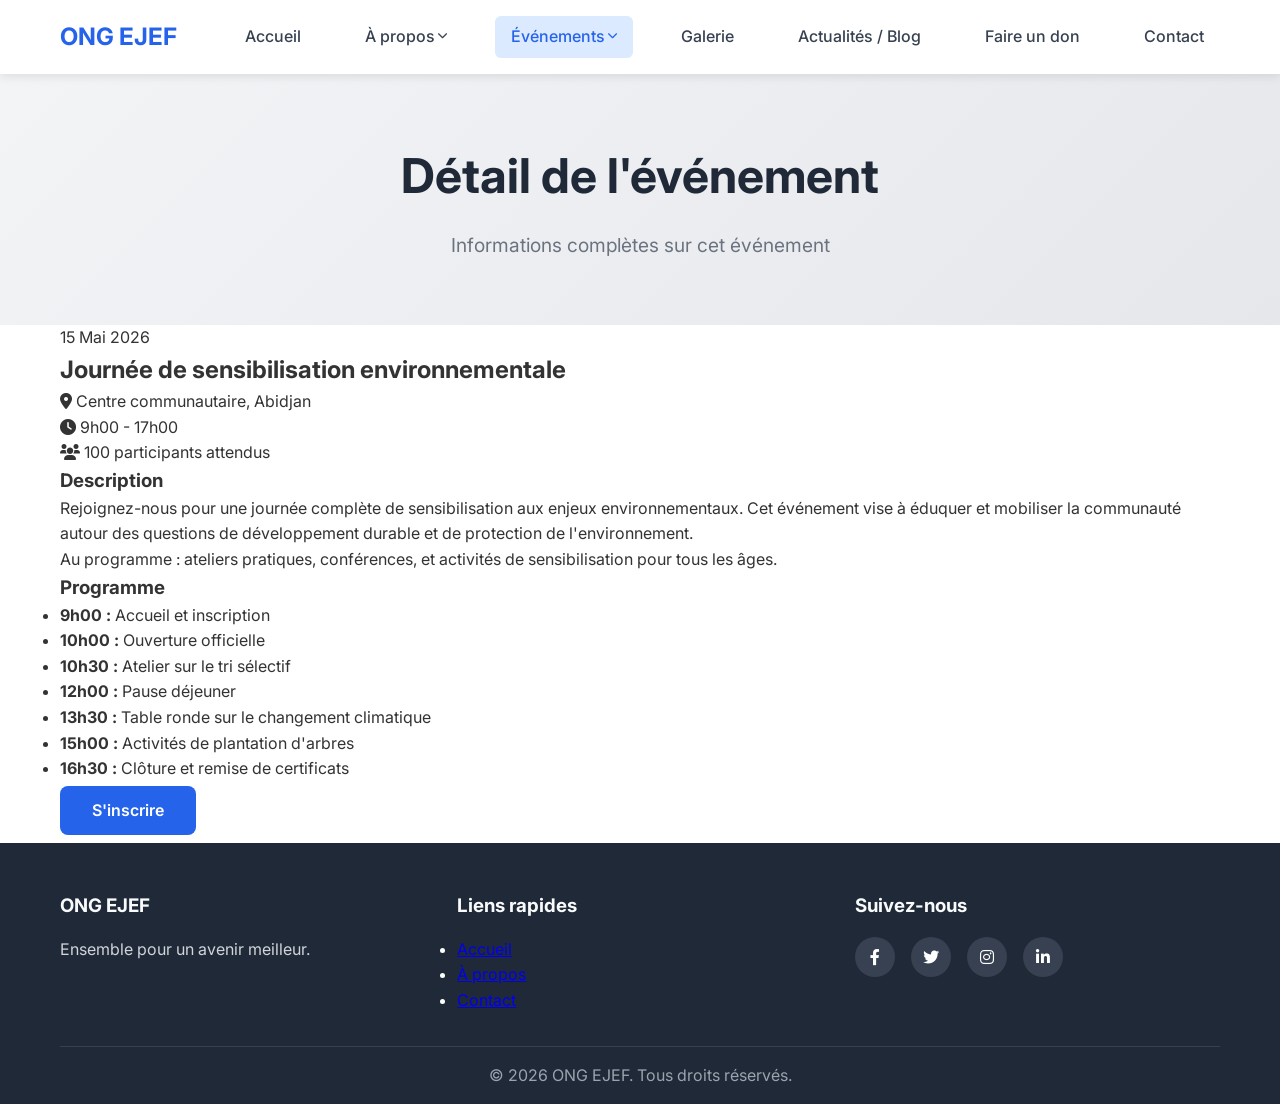
<file: event-detail.html>
<!DOCTYPE html>
<html lang="fr">
<head>
    <meta charset="UTF-8">
    <meta name="viewport" content="width=device-width, initial-scale=1.0">
    <title>Détail Événement - ONG EJEF</title>
    <link rel="stylesheet" href="css/style.css">
    <link href="https://fonts.googleapis.com/css2?family=Inter:wght@300;400;500;600;700&display=swap" rel="stylesheet">
    <link rel="stylesheet" href="https://cdnjs.cloudflare.com/ajax/libs/font-awesome/6.0.0/css/all.min.css">
</head>
<body>
    <header class="header">
        <nav class="navbar">
            <div class="nav-container">
                <div class="nav-logo">
                    <h1>ONG EJEF</h1>
                </div>
                <ul class="nav-menu">
                    <li class="nav-item">
                        <a href="index.html" class="nav-link">Accueil</a>
                    </li>
                    <li class="nav-item dropdown">
                        <a href="about.html" class="nav-link">À propos <span class="dropdown-arrow"><i class="fas fa-chevron-down"></i></span></a>
                        <ul class="dropdown-menu">
                            <li><a href="missions.html">Mission</a></li>
                            <li><a href="vision.html">Vision</a></li>
                            <li><a href="team.html">Équipe</a></li>
                        </ul>
                    </li>
                    <li class="nav-item dropdown">
                        <a href="events-list.html" class="nav-link active">Événements <span class="dropdown-arrow"><i class="fas fa-chevron-down"></i></span></a>
                        <ul class="dropdown-menu">
                            <li><a href="events-list.html">Liste des événements</a></li>
                            <li><a href="event-detail.html">Détail événement</a></li>
                        </ul>
                    </li>
                    <li class="nav-item">
                        <a href="gallery.html" class="nav-link">Galerie</a>
                    </li>
                    <li class="nav-item">
                        <a href="blog.html" class="nav-link">Actualités / Blog</a>
                    </li>
                    <li class="nav-item">
                        <a href="donate.html" class="nav-link">Faire un don</a>
                    </li>
                    <li class="nav-item">
                        <a href="contact.html" class="nav-link">Contact</a>
                    </li>
                </ul>
                <div class="hamburger">
                    <span class="bar"></span>
                    <span class="bar"></span>
                    <span class="bar"></span>
                </div>
            </div>
        </nav>
    </header>

    <main>
        <section class="page-header">
            <div class="container">
                <h1>Détail de l'événement</h1>
                <p>Informations complètes sur cet événement</p>
            </div>
        </section>

        <section class="event-detail-section">
            <div class="container">
                <div class="event-detail">
                    <div class="event-detail-header">
                        <div class="event-date-badge">
                            <span class="day">15</span>
                            <span class="month">Mai 2026</span>
                        </div>
                        <h2>Journée de sensibilisation environnementale</h2>
                    </div>
                    <div class="event-detail-content">
                        <div class="event-info">
                            <div class="info-item">
                                <i class="fas fa-map-marker-alt"></i>
                                <span>Centre communautaire, Abidjan</span>
                            </div>
                            <div class="info-item">
                                <i class="fas fa-clock"></i>
                                <span>9h00 - 17h00</span>
                            </div>
                            <div class="info-item">
                                <i class="fas fa-users"></i>
                                <span>100 participants attendus</span>
                            </div>
                        </div>
                        <div class="event-description">
                            <h3>Description</h3>
                            <p>Rejoignez-nous pour une journée complète de sensibilisation aux enjeux environnementaux. Cet événement vise à éduquer et mobiliser la communauté autour des questions de développement durable et de protection de l'environnement.</p>
                            <p>Au programme : ateliers pratiques, conférences, et activités de sensibilisation pour tous les âges.</p>
                        </div>
                        <div class="event-program">
                            <h3>Programme</h3>
                            <ul>
                                <li><strong>9h00 :</strong> Accueil et inscription</li>
                                <li><strong>10h00 :</strong> Ouverture officielle</li>
                                <li><strong>10h30 :</strong> Atelier sur le tri sélectif</li>
                                <li><strong>12h00 :</strong> Pause déjeuner</li>
                                <li><strong>13h30 :</strong> Table ronde sur le changement climatique</li>
                                <li><strong>15h00 :</strong> Activités de plantation d'arbres</li>
                                <li><strong>16h30 :</strong> Clôture et remise de certificats</li>
                            </ul>
                        </div>
                        <div class="event-actions">
                            <a href="#" class="btn btn-primary">S'inscrire</a>
                            <a href="events-list.html" class="btn btn-secondary">Retour aux événements</a>
                        </div>
                    </div>
                </div>
            </div>
        </section>
    </main>

    <footer class="footer">
        <div class="container">
            <div class="footer-content">
                <div class="footer-section">
                    <h3>ONG EJEF</h3>
                    <p>Ensemble pour un avenir meilleur.</p>
                </div>
                <div class="footer-section">
                    <h3>Liens rapides</h3>
                    <ul>
                        <li><a href="index.html">Accueil</a></li>
                        <li><a href="about.html">À propos</a></li>
                        <li><a href="contact.html">Contact</a></li>
                    </ul>
                </div>
                <div class="footer-section">
                    <h3>Suivez-nous</h3>
                    <div class="social-links">
                        <a href="#"><i class="fab fa-facebook-f"></i></a>
                        <a href="#"><i class="fab fa-twitter"></i></a>
                        <a href="#"><i class="fab fa-instagram"></i></a>
                        <a href="#"><i class="fab fa-linkedin-in"></i></a>
                    </div>
                </div>
            </div>
            <div class="footer-bottom">
                <p>&copy; 2026 ONG EJEF. Tous droits réservés.</p>
            </div>
        </div>
    </footer>

    <script src="js/main.js"></script>
</body>
</html>
</file>
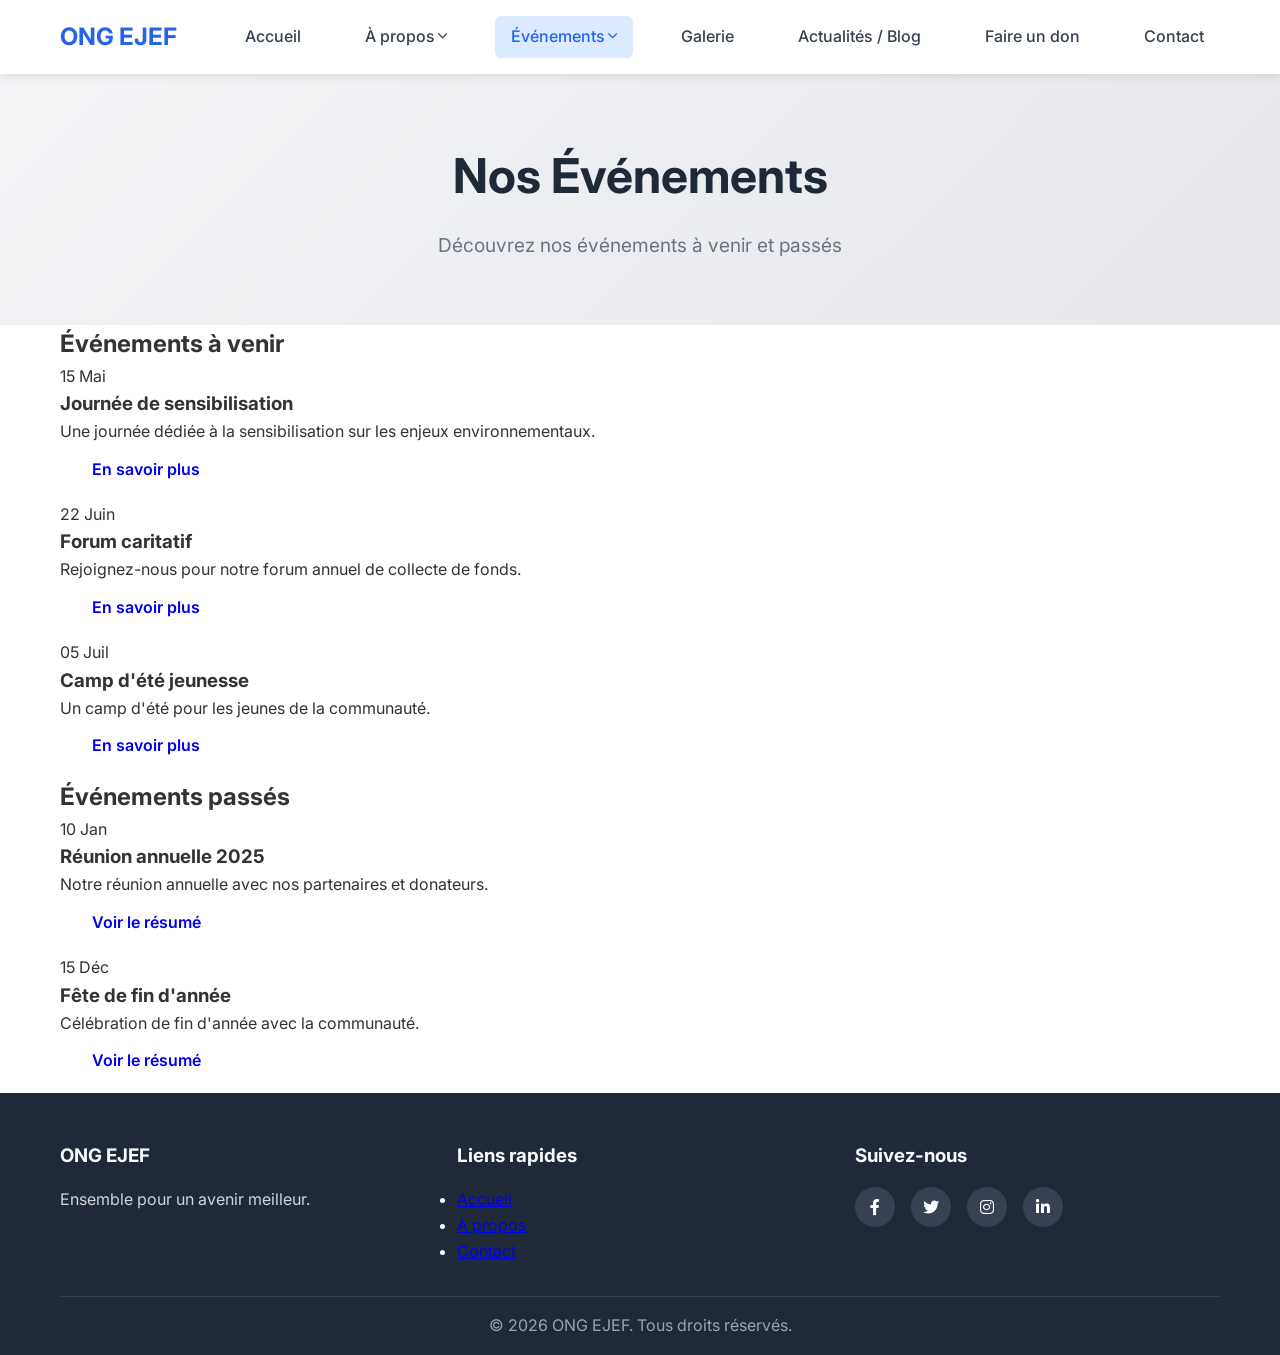
<file: events-list.html>
<!DOCTYPE html>
<html lang="fr">
<head>
    <meta charset="UTF-8">
    <meta name="viewport" content="width=device-width, initial-scale=1.0">
    <title>Événements - ONG EJEF</title>
    <link rel="stylesheet" href="css/style.css">
    <link href="https://fonts.googleapis.com/css2?family=Inter:wght@300;400;500;600;700&display=swap" rel="stylesheet">
    <link rel="stylesheet" href="https://cdnjs.cloudflare.com/ajax/libs/font-awesome/6.0.0/css/all.min.css">
</head>
<body>
    <header class="header">
        <nav class="navbar">
            <div class="nav-container">
                <div class="nav-logo">
                    <h1>ONG EJEF</h1>
                </div>
                <ul class="nav-menu">
                    <li class="nav-item">
                        <a href="index.html" class="nav-link">Accueil</a>
                    </li>
                    <li class="nav-item dropdown">
                        <a href="about.html" class="nav-link">À propos <span class="dropdown-arrow"><i class="fas fa-chevron-down"></i></span></a>
                        <ul class="dropdown-menu">
                            <li><a href="missions.html">Mission</a></li>
                            <li><a href="vision.html">Vision</a></li>
                            <li><a href="team.html">Équipe</a></li>
                        </ul>
                    </li>
                    <li class="nav-item dropdown">
                        <a href="events-list.html" class="nav-link active">Événements <span class="dropdown-arrow"><i class="fas fa-chevron-down"></i></span></a>
                        <ul class="dropdown-menu">
                            <li><a href="events-list.html">Liste des événements</a></li>
                            <li><a href="event-detail.html">Détail événement</a></li>
                        </ul>
                    </li>
                    <li class="nav-item">
                        <a href="gallery.html" class="nav-link">Galerie</a>
                    </li>
                    <li class="nav-item">
                        <a href="blog.html" class="nav-link">Actualités / Blog</a>
                    </li>
                    <li class="nav-item">
                        <a href="donate.html" class="nav-link">Faire un don</a>
                    </li>
                    <li class="nav-item">
                        <a href="contact.html" class="nav-link">Contact</a>
                    </li>
                </ul>
                <div class="hamburger">
                    <span class="bar"></span>
                    <span class="bar"></span>
                    <span class="bar"></span>
                </div>
            </div>
        </nav>
    </header>

    <main>
        <section class="page-header">
            <div class="container">
                <h1>Nos Événements</h1>
                <p>Découvrez nos événements à venir et passés</p>
            </div>
        </section>

        <section class="events-section">
            <div class="container">
                <div class="section-title">
                    <h2>Événements à venir</h2>
                </div>
                <div class="events-grid">
                    <!-- Event Card 1 -->
                    <div class="event-card">
                        <div class="event-date">
                            <span class="day">15</span>
                            <span class="month">Mai</span>
                        </div>
                        <div class="event-content">
                            <h3>Journée de sensibilisation</h3>
                            <p>Une journée dédiée à la sensibilisation sur les enjeux environnementaux.</p>
                            <a href="event-detail.html" class="btn">En savoir plus</a>
                        </div>
                    </div>
                    <!-- Event Card 2 -->
                    <div class="event-card">
                        <div class="event-date">
                            <span class="day">22</span>
                            <span class="month">Juin</span>
                        </div>
                        <div class="event-content">
                            <h3>Forum caritatif</h3>
                            <p>Rejoignez-nous pour notre forum annuel de collecte de fonds.</p>
                            <a href="event-detail.html" class="btn">En savoir plus</a>
                        </div>
                    </div>
                    <!-- Event Card 3 -->
                    <div class="event-card">
                        <div class="event-date">
                            <span class="day">05</span>
                            <span class="month">Juil</span>
                        </div>
                        <div class="event-content">
                            <h3>Camp d'été jeunesse</h3>
                            <p>Un camp d'été pour les jeunes de la communauté.</p>
                            <a href="event-detail.html" class="btn">En savoir plus</a>
                        </div>
                    </div>
                </div>
            </div>
        </section>

        <section class="events-past">
            <div class="container">
                <div class="section-title">
                    <h2>Événements passés</h2>
                </div>
                <div class="events-grid">
                    <div class="event-card past">
                        <div class="event-date">
                            <span class="day">10</span>
                            <span class="month">Jan</span>
                        </div>
                        <div class="event-content">
                            <h3>Réunion annuelle 2025</h3>
                            <p>Notre réunion annuelle avec nos partenaires et donateurs.</p>
                            <a href="event-detail.html" class="btn">Voir le résumé</a>
                        </div>
                    </div>
                    <div class="event-card past">
                        <div class="event-date">
                            <span class="day">15</span>
                            <span class="month">Déc</span>
                        </div>
                        <div class="event-content">
                            <h3>Fête de fin d'année</h3>
                            <p>Célébration de fin d'année avec la communauté.</p>
                            <a href="event-detail.html" class="btn">Voir le résumé</a>
                        </div>
                    </div>
                </div>
            </div>
        </section>
    </main>

    <footer class="footer">
        <div class="container">
            <div class="footer-content">
                <div class="footer-section">
                    <h3>ONG EJEF</h3>
                    <p>Ensemble pour un avenir meilleur.</p>
                </div>
                <div class="footer-section">
                    <h3>Liens rapides</h3>
                    <ul>
                        <li><a href="index.html">Accueil</a></li>
                        <li><a href="about.html">À propos</a></li>
                        <li><a href="contact.html">Contact</a></li>
                    </ul>
                </div>
                <div class="footer-section">
                    <h3>Suivez-nous</h3>
                    <div class="social-links">
                        <a href="#"><i class="fab fa-facebook-f"></i></a>
                        <a href="#"><i class="fab fa-twitter"></i></a>
                        <a href="#"><i class="fab fa-instagram"></i></a>
                        <a href="#"><i class="fab fa-linkedin-in"></i></a>
                    </div>
                </div>
            </div>
            <div class="footer-bottom">
                <p>&copy; 2026 ONG EJEF. Tous droits réservés.</p>
            </div>
        </div>
    </footer>

    <script src="js/main.js"></script>
</body>
</html>
</file>
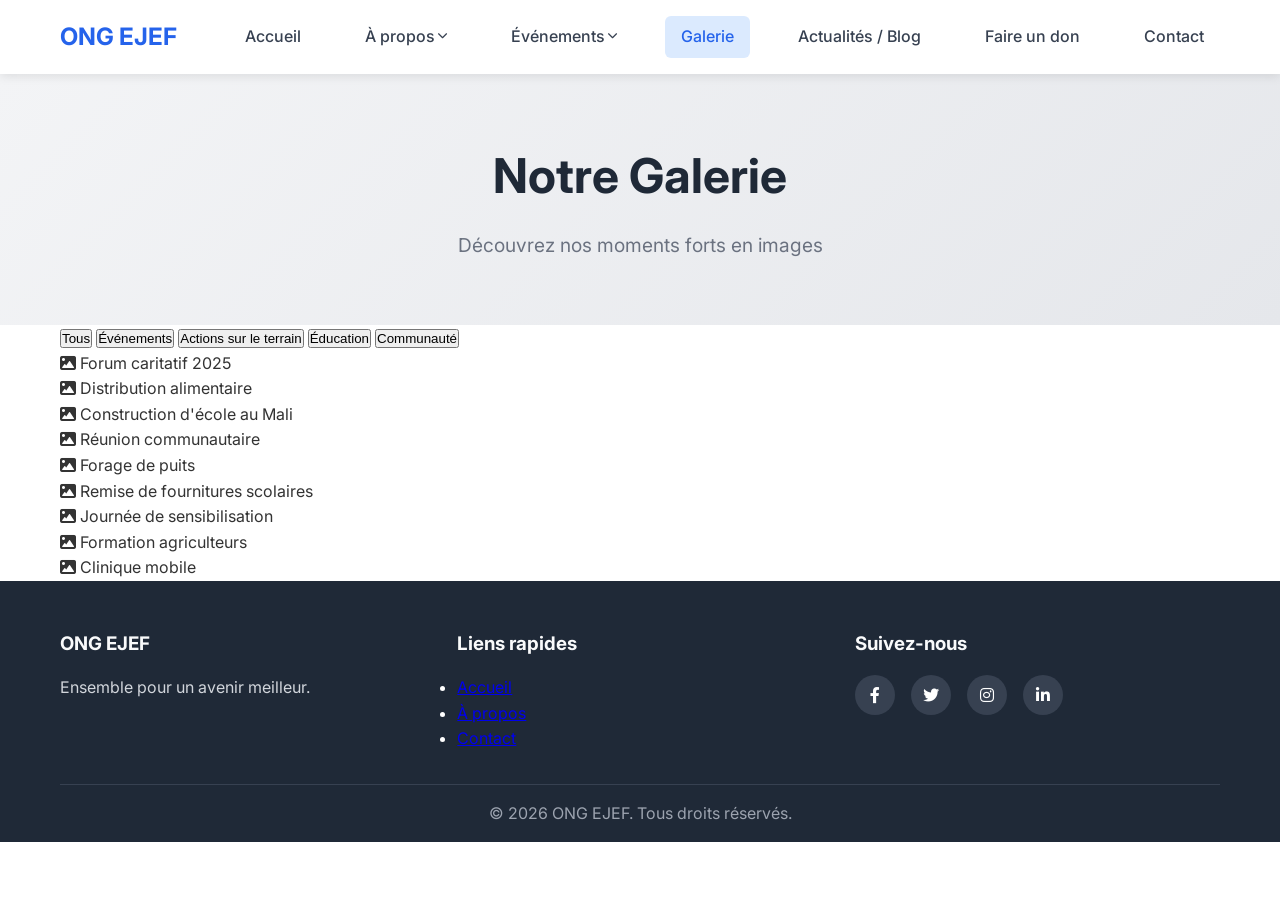
<file: gallery.html>
<!DOCTYPE html>
<html lang="fr">
<head>
    <meta charset="UTF-8">
    <meta name="viewport" content="width=device-width, initial-scale=1.0">
    <title>Galerie - ONG EJEF</title>
    <link rel="stylesheet" href="css/style.css">
    <link href="https://fonts.googleapis.com/css2?family=Inter:wght@300;400;500;600;700&display=swap" rel="stylesheet">
    <link rel="stylesheet" href="https://cdnjs.cloudflare.com/ajax/libs/font-awesome/6.0.0/css/all.min.css">
</head>
<body>
    <header class="header">
        <nav class="navbar">
            <div class="nav-container">
                <div class="nav-logo">
                    <h1>ONG EJEF</h1>
                </div>
                <ul class="nav-menu">
                    <li class="nav-item">
                        <a href="index.html" class="nav-link">Accueil</a>
                    </li>
                    <li class="nav-item dropdown">
                        <a href="about.html" class="nav-link">À propos <span class="dropdown-arrow"><i class="fas fa-chevron-down"></i></span></a>
                        <ul class="dropdown-menu">
                            <li><a href="missions.html">Mission</a></li>
                            <li><a href="vision.html">Vision</a></li>
                            <li><a href="team.html">Équipe</a></li>
                        </ul>
                    </li>
                    <li class="nav-item dropdown">
                        <a href="events-list.html" class="nav-link">Événements <span class="dropdown-arrow"><i class="fas fa-chevron-down"></i></span></a>
                        <ul class="dropdown-menu">
                            <li><a href="events-list.html">Liste des événements</a></li>
                            <li><a href="event-detail.html">Détail événement</a></li>
                        </ul>
                    </li>
                    <li class="nav-item">
                        <a href="gallery.html" class="nav-link active">Galerie</a>
                    </li>
                    <li class="nav-item">
                        <a href="blog.html" class="nav-link">Actualités / Blog</a>
                    </li>
                    <li class="nav-item">
                        <a href="donate.html" class="nav-link">Faire un don</a>
                    </li>
                    <li class="nav-item">
                        <a href="contact.html" class="nav-link">Contact</a>
                    </li>
                </ul>
                <div class="hamburger">
                    <span class="bar"></span>
                    <span class="bar"></span>
                    <span class="bar"></span>
                </div>
            </div>
        </nav>
    </header>

    <main>
        <section class="page-header">
            <div class="container">
                <h1>Notre Galerie</h1>
                <p>Découvrez nos moments forts en images</p>
            </div>
        </section>

        <section class="gallery-section">
            <div class="container">
                <div class="gallery-filters">
                    <button class="filter-btn active" data-filter="all">Tous</button>
                    <button class="filter-btn" data-filter="evenements">Événements</button>
                    <button class="filter-btn" data-filter="terrain">Actions sur le terrain</button>
                    <button class="filter-btn" data-filter="education">Éducation</button>
                    <button class="filter-btn" data-filter="communaute">Communauté</button>
                </div>
                <div class="gallery-grid">
                    <div class="gallery-item" data-category="evenements">
                        <div class="gallery-placeholder">
                            <i class="fas fa-image"></i>
                            <span>Forum caritatif 2025</span>
                        </div>
                    </div>
                    <div class="gallery-item" data-category="terrain">
                        <div class="gallery-placeholder">
                            <i class="fas fa-image"></i>
                            <span>Distribution alimentaire</span>
                        </div>
                    </div>
                    <div class="gallery-item" data-category="education">
                        <div class="gallery-placeholder">
                            <i class="fas fa-image"></i>
                            <span>Construction d'école au Mali</span>
                        </div>
                    </div>
                    <div class="gallery-item" data-category="communaute">
                        <div class="gallery-placeholder">
                            <i class="fas fa-image"></i>
                            <span>Réunion communautaire</span>
                        </div>
                    </div>
                    <div class="gallery-item" data-category="terrain">
                        <div class="gallery-placeholder">
                            <i class="fas fa-image"></i>
                            <span>Forage de puits</span>
                        </div>
                    </div>
                    <div class="gallery-item" data-category="education">
                        <div class="gallery-placeholder">
                            <i class="fas fa-image"></i>
                            <span>Remise de fournitures scolaires</span>
                        </div>
                    </div>
                    <div class="gallery-item" data-category="evenements">
                        <div class="gallery-placeholder">
                            <i class="fas fa-image"></i>
                            <span>Journée de sensibilisation</span>
                        </div>
                    </div>
                    <div class="gallery-item" data-category="communaute">
                        <div class="gallery-placeholder">
                            <i class="fas fa-image"></i>
                            <span>Formation agriculteurs</span>
                        </div>
                    </div>
                    <div class="gallery-item" data-category="terrain">
                        <div class="gallery-placeholder">
                            <i class="fas fa-image"></i>
                            <span>Clinique mobile</span>
                        </div>
                    </div>
                </div>
            </div>
        </section>
    </main>

    <footer class="footer">
        <div class="container">
            <div class="footer-content">
                <div class="footer-section">
                    <h3>ONG EJEF</h3>
                    <p>Ensemble pour un avenir meilleur.</p>
                </div>
                <div class="footer-section">
                    <h3>Liens rapides</h3>
                    <ul>
                        <li><a href="index.html">Accueil</a></li>
                        <li><a href="about.html">À propos</a></li>
                        <li><a href="contact.html">Contact</a></li>
                    </ul>
                </div>
                <div class="footer-section">
                    <h3>Suivez-nous</h3>
                    <div class="social-links">
                        <a href="#"><i class="fab fa-facebook-f"></i></a>
                        <a href="#"><i class="fab fa-twitter"></i></a>
                        <a href="#"><i class="fab fa-instagram"></i></a>
                        <a href="#"><i class="fab fa-linkedin-in"></i></a>
                    </div>
                </div>
            </div>
            <div class="footer-bottom">
                <p>&copy; 2026 ONG EJEF. Tous droits réservés.</p>
            </div>
        </div>
    </footer>

    <script src="js/main.js"></script>
</body>
</html>
</file>
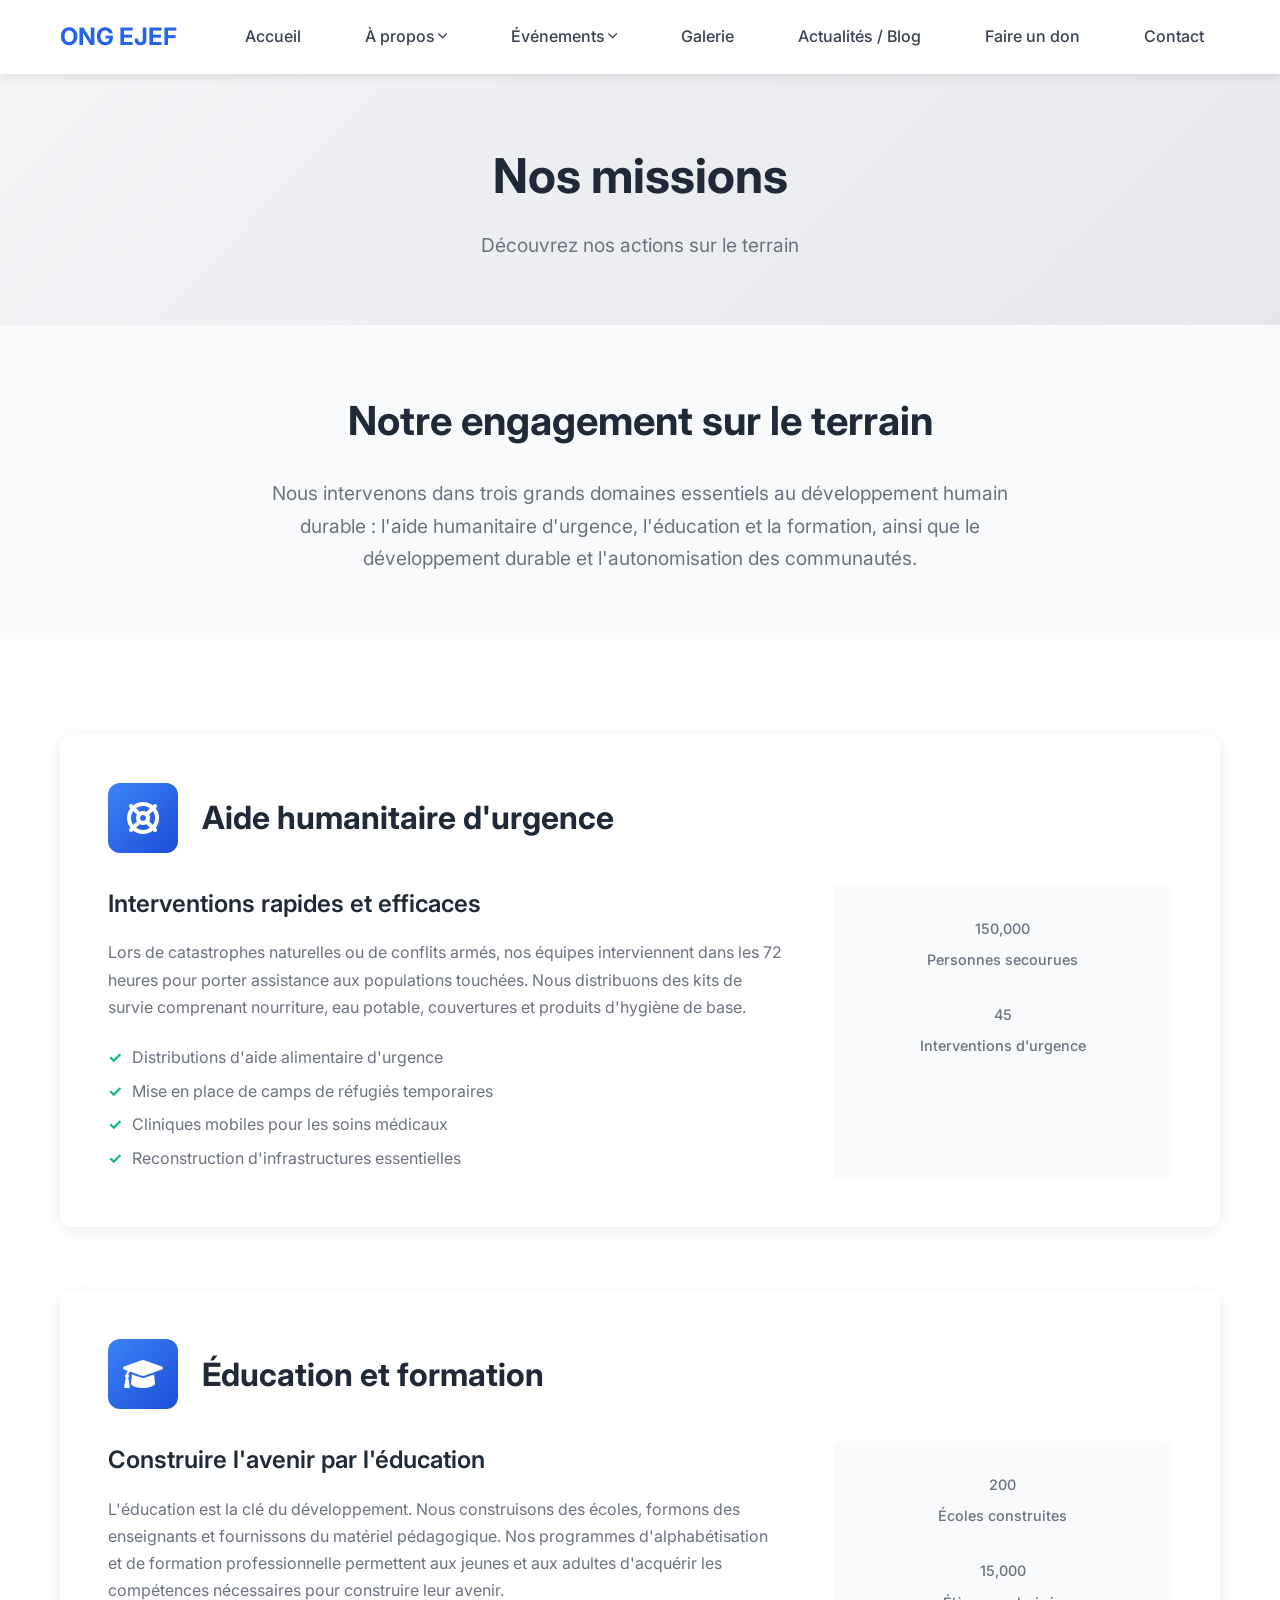
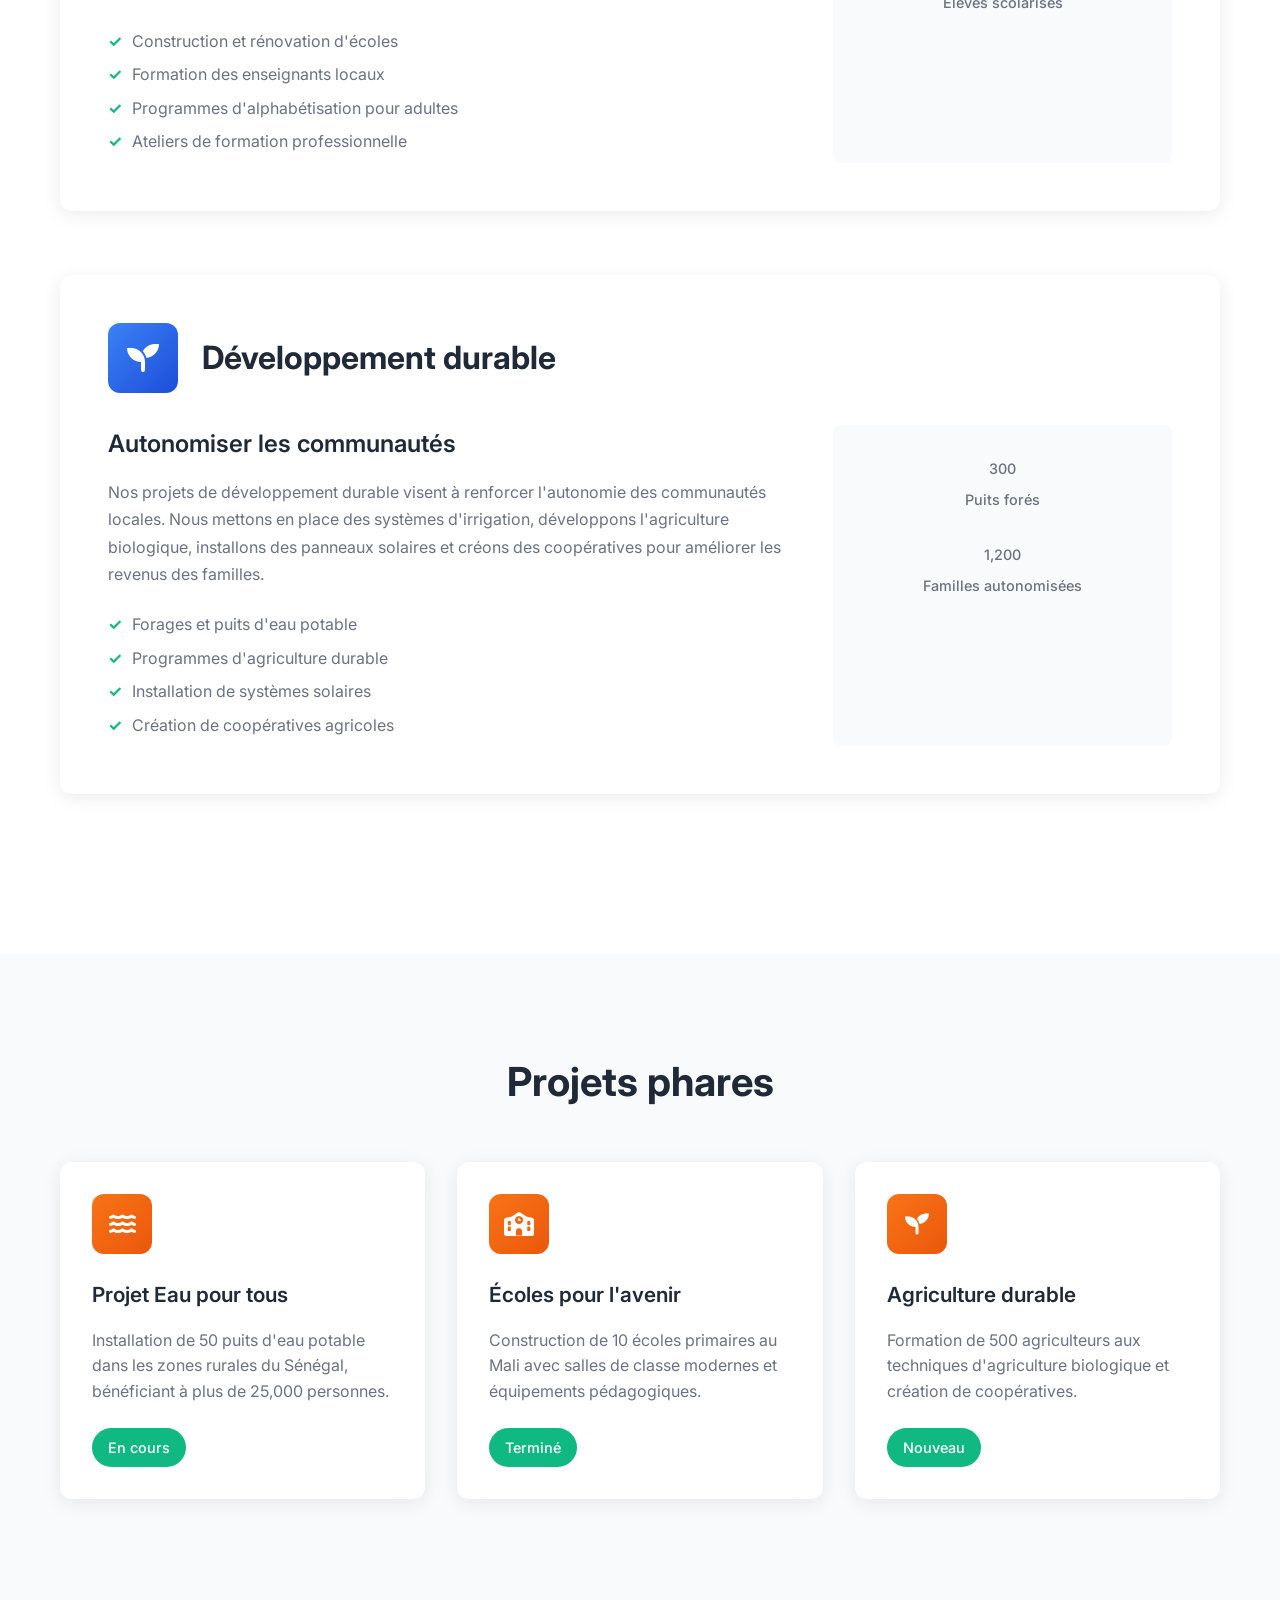
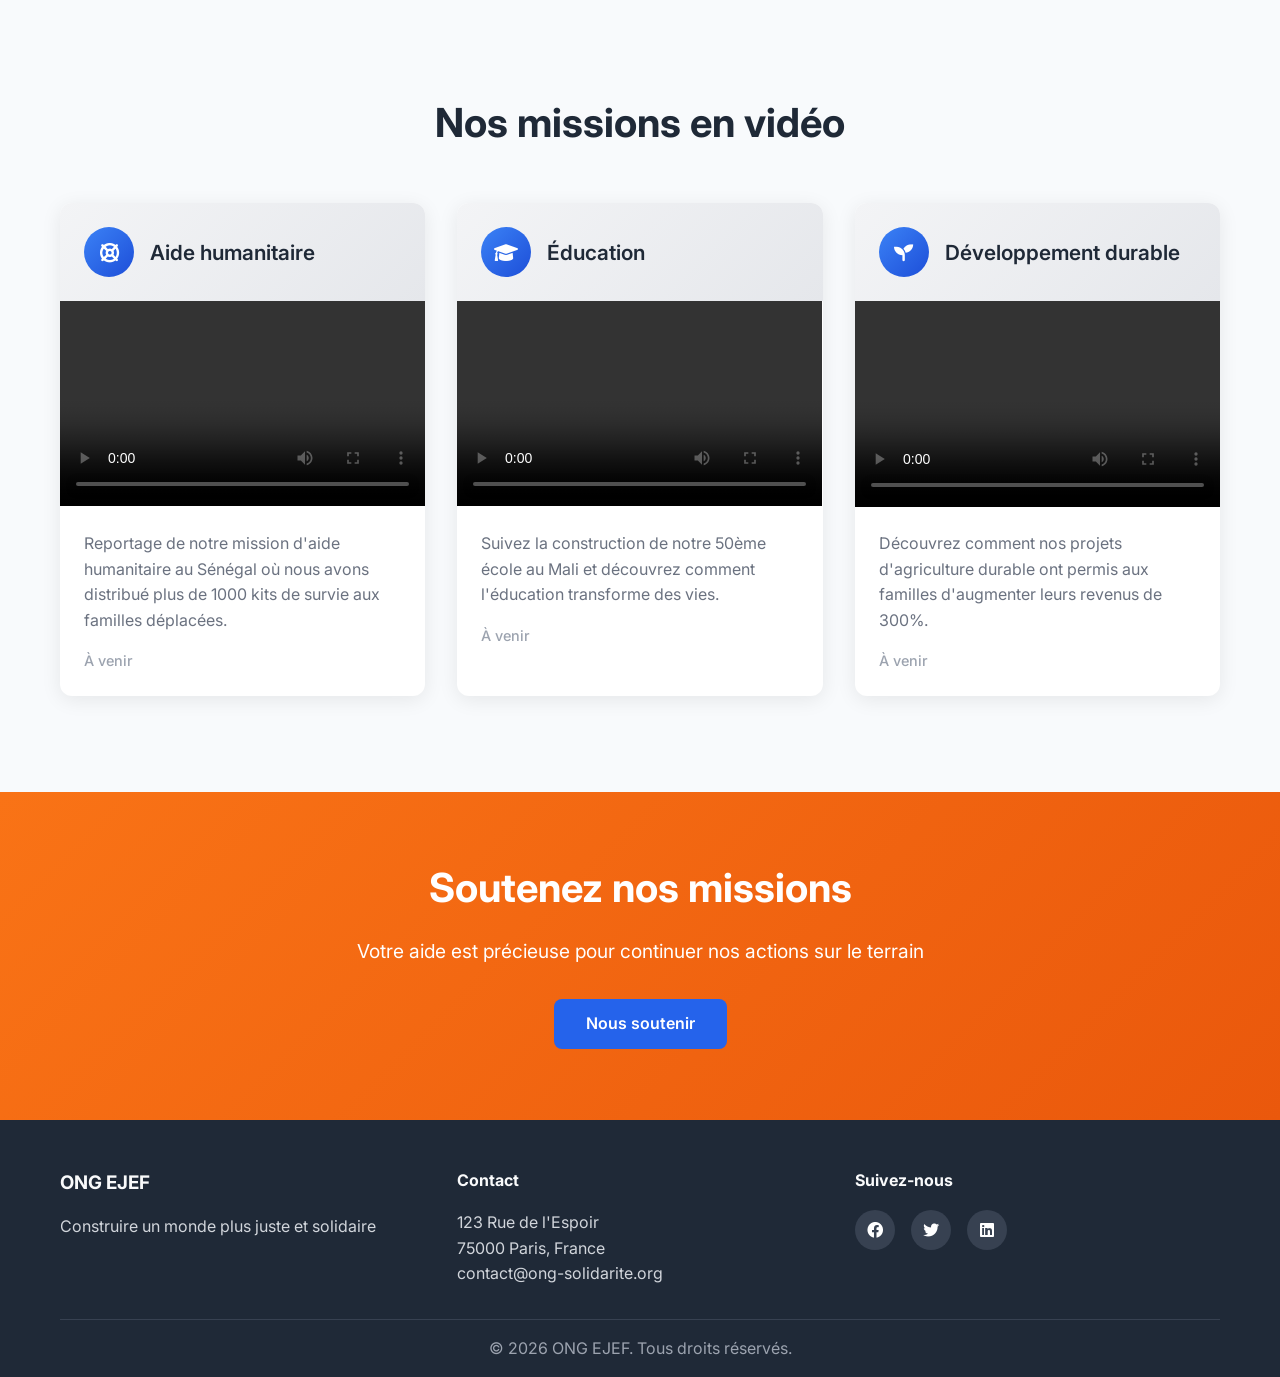
<file: missions.html>
<!DOCTYPE html>
<html lang="fr">
<head>
    <meta charset="UTF-8">
    <meta name="viewport" content="width=device-width, initial-scale=1.0">
    <title>Nos missions - ONG EJEF</title>
    <link rel="stylesheet" href="css/style.css">
    <link href="https://fonts.googleapis.com/css2?family=Inter:wght@300;400;500;600;700&display=swap" rel="stylesheet">
    <link rel="stylesheet" href="https://cdnjs.cloudflare.com/ajax/libs/font-awesome/6.0.0/css/all.min.css">
</head>
<body>
    <header class="header">
        <nav class="navbar">
            <div class="nav-container">
                <div class="nav-logo">
                    <h1>ONG EJEF</h1>
                </div>
                <ul class="nav-menu">
                    <li class="nav-item">
                        <a href="index.html" class="nav-link">Accueil</a>
                    </li>
                    <li class="nav-item dropdown">
                        <a href="about.html" class="nav-link">À propos <span class="dropdown-arrow"><i class="fas fa-chevron-down"></i></span></a>
                        <ul class="dropdown-menu">
                            <li><a href="missions.html" class="active">Mission</a></li>
                            <li><a href="vision.html">Vision</a></li>
                            <li><a href="team.html">Équipe</a></li>
                        </ul>
                    </li>
                    <li class="nav-item dropdown">
                        <a href="events-list.html" class="nav-link">Événements <span class="dropdown-arrow"><i class="fas fa-chevron-down"></i></span></a>
                        <ul class="dropdown-menu">
                            <li><a href="events-list.html">Liste des événements</a></li>
                            <li><a href="event-detail.html">Détail événement</a></li>
                        </ul>
                    </li>
                    <li class="nav-item">
                        <a href="gallery.html" class="nav-link">Galerie</a>
                    </li>
                    <li class="nav-item">
                        <a href="blog.html" class="nav-link">Actualités / Blog</a>
                    </li>
                    <li class="nav-item">
                        <a href="donate.html" class="nav-link">Faire un don</a>
                    </li>
                    <li class="nav-item">
                        <a href="contact.html" class="nav-link">Contact</a>
                    </li>
                </ul>
                <div class="hamburger">
                    <span class="bar"></span>
                    <span class="bar"></span>
                    <span class="bar"></span>
                </div>
            </div>
        </nav>
    </header>

    <main>
        <section class="page-header">
            <div class="container">
                <h1>Nos missions</h1>
                <p>Découvrez nos actions sur le terrain</p>
            </div>
        </section>

        <section class="missions-intro">
            <div class="container">
                <div class="missions-intro-content">
                    <h2>Notre engagement sur le terrain</h2>
                    <p>Nous intervenons dans trois grands domaines essentiels au développement humain durable : l'aide humanitaire d'urgence, l'éducation et la formation, ainsi que le développement durable et l'autonomisation des communautés.</p>
                </div>
            </div>
        </section>

        <section class="missions-categories">
            <div class="container">
                <div class="mission-category">
                    <div class="category-header">
                        <div class="category-icon">
                            <i class="fas fa-life-ring"></i>
                        </div>
                        <h2>Aide humanitaire d'urgence</h2>
                    </div>
                    <div class="category-content">
                        <div class="category-text">
                            <h3>Interventions rapides et efficaces</h3>
                            <p>Lors de catastrophes naturelles ou de conflits armés, nos équipes interviennent dans les 72 heures pour porter assistance aux populations touchées. Nous distribuons des kits de survie comprenant nourriture, eau potable, couvertures et produits d'hygiène de base.</p>
                            <ul>
                                <li>Distributions d'aide alimentaire d'urgence</li>
                                <li>Mise en place de camps de réfugiés temporaires</li>
                                <li>Cliniques mobiles pour les soins médicaux</li>
                                <li>Reconstruction d'infrastructures essentielles</li>
                            </ul>
                        </div>
                        <div class="category-stats">
                            <div class="stat-item">
                                <span class="stat-number">150,000</span>
                                <span class="stat-label">Personnes secourues</span>
                            </div>
                            <div class="stat-item">
                                <span class="stat-number">45</span>
                                <span class="stat-label">Interventions d'urgence</span>
                            </div>
                        </div>
                    </div>
                </div>

                <div class="mission-category">
                    <div class="category-header">
                        <div class="category-icon">
                            <i class="fas fa-graduation-cap"></i>
                        </div>
                        <h2>Éducation et formation</h2>
                    </div>
                    <div class="category-content">
                        <div class="category-text">
                            <h3>Construire l'avenir par l'éducation</h3>
                            <p>L'éducation est la clé du développement. Nous construisons des écoles, formons des enseignants et fournissons du matériel pédagogique. Nos programmes d'alphabétisation et de formation professionnelle permettent aux jeunes et aux adultes d'acquérir les compétences nécessaires pour construire leur avenir.</p>
                            <ul>
                                <li>Construction et rénovation d'écoles</li>
                                <li>Formation des enseignants locaux</li>
                                <li>Programmes d'alphabétisation pour adultes</li>
                                <li>Ateliers de formation professionnelle</li>
                            </ul>
                        </div>
                        <div class="category-stats">
                            <div class="stat-item">
                                <span class="stat-number">200</span>
                                <span class="stat-label">Écoles construites</span>
                            </div>
                            <div class="stat-item">
                                <span class="stat-number">15,000</span>
                                <span class="stat-label">Élèves scolarisés</span>
                            </div>
                        </div>
                    </div>
                </div>

                <div class="mission-category">
                    <div class="category-header">
                        <div class="category-icon">
                            <i class="fas fa-seedling"></i>
                        </div>
                        <h2>Développement durable</h2>
                    </div>
                    <div class="category-content">
                        <div class="category-text">
                            <h3>Autonomiser les communautés</h3>
                            <p>Nos projets de développement durable visent à renforcer l'autonomie des communautés locales. Nous mettons en place des systèmes d'irrigation, développons l'agriculture biologique, installons des panneaux solaires et créons des coopératives pour améliorer les revenus des familles.</p>
                            <ul>
                                <li>Forages et puits d'eau potable</li>
                                <li>Programmes d'agriculture durable</li>
                                <li>Installation de systèmes solaires</li>
                                <li>Création de coopératives agricoles</li>
                            </ul>
                        </div>
                        <div class="category-stats">
                            <div class="stat-item">
                                <span class="stat-number">300</span>
                                <span class="stat-label">Puits forés</span>
                            </div>
                            <div class="stat-item">
                                <span class="stat-number">1,200</span>
                                <span class="stat-label">Familles autonomisées</span>
                            </div>
                        </div>
                    </div>
                </div>
            </div>
        </section>

        <section class="projects-highlight">
            <div class="container">
                <h2>Projets phares</h2>
                <div class="projects-grid">
                    <div class="project-card">
                        <div class="project-icon">
                            <i class="fas fa-water"></i>
                        </div>
                        <h3>Projet Eau pour tous</h3>
                        <p>Installation de 50 puits d'eau potable dans les zones rurales du Sénégal, bénéficiant à plus de 25,000 personnes.</p>
                        <span class="project-status">En cours</span>
                    </div>
                    <div class="project-card">
                        <div class="project-icon">
                            <i class="fas fa-school"></i>
                        </div>
                        <h3>Écoles pour l'avenir</h3>
                        <p>Construction de 10 écoles primaires au Mali avec salles de classe modernes et équipements pédagogiques.</p>
                        <span class="project-status">Terminé</span>
                    </div>
                    <div class="project-card">
                        <div class="project-icon">
                            <i class="fas fa-seedling"></i>
                        </div>
                        <h3>Agriculture durable</h3>
                        <p>Formation de 500 agriculteurs aux techniques d'agriculture biologique et création de coopératives.</p>
                        <span class="project-status">Nouveau</span>
                    </div>
                </div>
            </div>
        </section>

        <!-- Section vidéos par mission -->
        <section class="mission-videos">
            <div class="container">
                <h2>Nos missions en vidéo</h2>
                <div class="mission-videos-grid">
                    
                    <!-- Vidéo Aide humanitaire -->
                    <div class="mission-video-category">
                        <div class="video-header">
                            <div class="video-icon">
                                <i class="fas fa-life-ring"></i>
                            </div>
                            <h3>Aide humanitaire</h3>
                        </div>
                        <div class="video-wrapper">
                            <video controls preload="metadata">
                                <source src="media/presentation.mp4" type="video/mp4">
                                Votre navigateur ne supporte pas la lecture vidéo.
                            </video>
                        </div>
                        <div class="video-description">
                            <p>Reportage de notre mission d'aide humanitaire au Sénégal où nous avons distribué plus de 1000 kits de survie aux familles déplacées.</p>
                            <span class="video-stats">À venir</span>
                        </div>
                    </div>

                    <!-- Vidéo Éducation -->
                    <div class="mission-video-category">
                        <div class="video-header">
                            <div class="video-icon">
                                <i class="fas fa-graduation-cap"></i>
                            </div>
                            <h3>Éducation</h3>
                        </div>
                        <div class="video-wrapper">
                            <video controls preload="metadata">
                                <source src="media/presentation.mp4" type="video/mp4">
                                Votre navigateur ne supporte pas la lecture vidéo.
                            </video>
                        </div>
                        <div class="video-description">
                            <p>Suivez la construction de notre 50ème école au Mali et découvrez comment l'éducation transforme des vies.</p>
                            <span class="video-stats">À venir</span>
                        </div>
                    </div>

                    <!-- Vidéo Développement durable -->
                    <div class="mission-video-category">
                        <div class="video-header">
                            <div class="video-icon">
                                <i class="fas fa-seedling"></i>
                            </div>
                            <h3>Développement durable</h3>
                        </div>
                        <div class="video-wrapper">
                            <video controls preload="metadata">
                                <source src="media/presentation.mp4" type="video/mp4">
                                Votre navigateur ne supporte pas la lecture vidéo.
                            </video>
                        </div>
                        <div class="video-description">
                            <p>Découvrez comment nos projets d'agriculture durable ont permis aux familles d'augmenter leurs revenus de 300%.</p>
                            <span class="video-stats">À venir</span>
                        </div>
                    </div>
                </div>
            </div>
        </section>

        <section class="cta">
            <div class="container">
                <h2>Soutenez nos missions</h2>
                <p>Votre aide est précieuse pour continuer nos actions sur le terrain</p>
                <a href="contact.html" class="btn btn-primary">Nous soutenir</a>
            </div>
        </section>
    </main>

    <footer class="footer">
        <div class="container">
            <div class="footer-content">
                <div class="footer-section">
                    <h3>ONG EJEF</h3>
                    <p>Construire un monde plus juste et solidaire</p>
                </div>
                <div class="footer-section">
                    <h4>Contact</h4>
                    <p>123 Rue de l'Espoir<br>
                    75000 Paris, France<br>
                    contact@ong-solidarite.org</p>
                </div>
                <div class="footer-section">
                    <h4>Suivez-nous</h4>
                    <div class="social-links">
                        <a href="#"><i class="fab fa-facebook"></i></a>
                        <a href="#"><i class="fab fa-twitter"></i></a>
                        <a href="#"><i class="fab fa-linkedin"></i></a>
                    </div>
                </div>
            </div>
            <div class="footer-bottom">
                <p>&copy; 2026 ONG EJEF. Tous droits réservés.</p>
            </div>
        </div>
    </footer>

    <script src="js/main.js"></script>
</body>
</html>
</file>
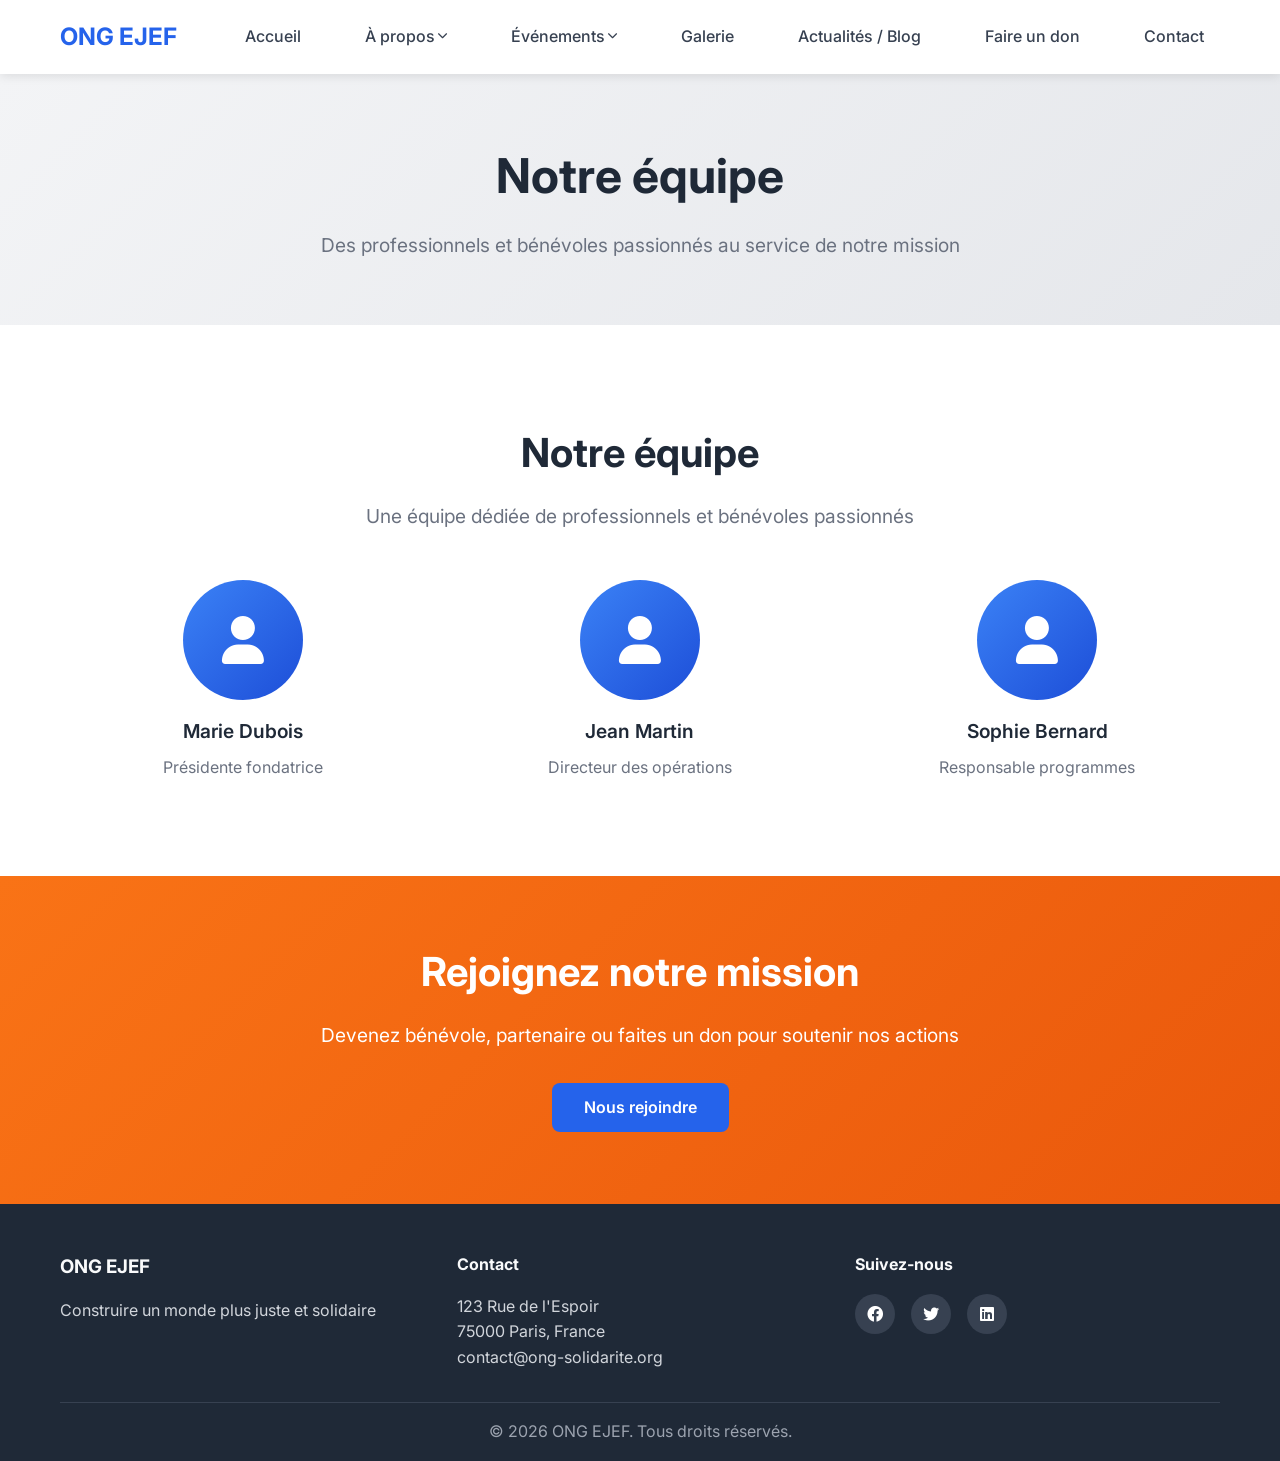
<file: team.html>
<!DOCTYPE html>
<html lang="fr">
<head>
    <meta charset="UTF-8">
    <meta name="viewport" content="width=device-width, initial-scale=1.0">
    <title>Notre équipe - ONG EJEF</title>
    <link rel="stylesheet" href="css/style.css">
    <link href="https://fonts.googleapis.com/css2?family=Inter:wght@300;400;500;600;700&display=swap" rel="stylesheet">
    <link rel="stylesheet" href="https://cdnjs.cloudflare.com/ajax/libs/font-awesome/6.0.0/css/all.min.css">
</head>
<body>
    <header class="header">
        <nav class="navbar">
            <div class="nav-container">
                <div class="nav-logo">
                    <h1>ONG EJEF</h1>
                </div>
                <ul class="nav-menu">
                    <li class="nav-item">
                        <a href="index.html" class="nav-link">Accueil</a>
                    </li>
                    <li class="nav-item dropdown">
                        <a href="about.html" class="nav-link">À propos <span class="dropdown-arrow"><i class="fas fa-chevron-down"></i></span></a>
                        <ul class="dropdown-menu">
                            <li><a href="missions.html">Mission</a></li>
                            <li><a href="vision.html">Vision</a></li>
                            <li><a href="team.html" class="active">Équipe</a></li>
                        </ul>
                    </li>
                    <li class="nav-item dropdown">
                        <a href="events-list.html" class="nav-link">Événements <span class="dropdown-arrow"><i class="fas fa-chevron-down"></i></span></a>
                        <ul class="dropdown-menu">
                            <li><a href="events-list.html">Liste des événements</a></li>
                            <li><a href="event-detail.html">Détail événement</a></li>
                        </ul>
                    </li>
                    <li class="nav-item">
                        <a href="gallery.html" class="nav-link">Galerie</a>
                    </li>
                    <li class="nav-item">
                        <a href="blog.html" class="nav-link">Actualités / Blog</a>
                    </li>
                    <li class="nav-item">
                        <a href="donate.html" class="nav-link">Faire un don</a>
                    </li>
                    <li class="nav-item">
                        <a href="contact.html" class="nav-link">Contact</a>
                    </li>
                </ul>
                <div class="hamburger">
                    <span class="bar"></span>
                    <span class="bar"></span>
                    <span class="bar"></span>
                </div>
            </div>
        </nav>
    </header>

    <main>
        <section class="page-header">
            <div class="container">
                <h1>Notre équipe</h1>
                <p>Des professionnels et bénévoles passionnés au service de notre mission</p>
            </div>
        </section>

        <section class="team">
            <div class="container">
                <h2>Notre équipe</h2>
                <p>Une équipe dédiée de professionnels et bénévoles passionnés</p>
                <div class="team-grid">
                    <div class="team-member">
                        <div class="member-photo">
                            <i class="fas fa-user"></i>
                        </div>
                        <h3>Marie Dubois</h3>
                        <p>Présidente fondatrice</p>
                    </div>
                    <div class="team-member">
                        <div class="member-photo">
                            <i class="fas fa-user"></i>
                        </div>
                        <h3>Jean Martin</h3>
                        <p>Directeur des opérations</p>
                    </div>
                    <div class="team-member">
                        <div class="member-photo">
                            <i class="fas fa-user"></i>
                        </div>
                        <h3>Sophie Bernard</h3>
                        <p>Responsable programmes</p>
                    </div>
                </div>
            </div>
        </section>

        <section class="cta">
            <div class="container">
                <h2>Rejoignez notre mission</h2>
                <p>Devenez bénévole, partenaire ou faites un don pour soutenir nos actions</p>
                <a href="contact.html" class="btn btn-primary">Nous rejoindre</a>
            </div>
        </section>
    </main>

    <footer class="footer">
        <div class="container">
            <div class="footer-content">
                <div class="footer-section">
                    <h3>ONG EJEF</h3>
                    <p>Construire un monde plus juste et solidaire</p>
                </div>
                <div class="footer-section">
                    <h4>Contact</h4>
                    <p>123 Rue de l'Espoir<br>
                    75000 Paris, France<br>
                    contact@ong-solidarite.org</p>
                </div>
                <div class="footer-section">
                    <h4>Suivez-nous</h4>
                    <div class="social-links">
                        <a href="#"><i class="fab fa-facebook"></i></a>
                        <a href="#"><i class="fab fa-twitter"></i></a>
                        <a href="#"><i class="fab fa-linkedin"></i></a>
                    </div>
                </div>
            </div>
            <div class="footer-bottom">
                <p>&copy; 2026 ONG EJEF. Tous droits réservés.</p>
            </div>
        </div>
    </footer>

    <script src="js/main.js"></script>
</body>
</html>
</file>
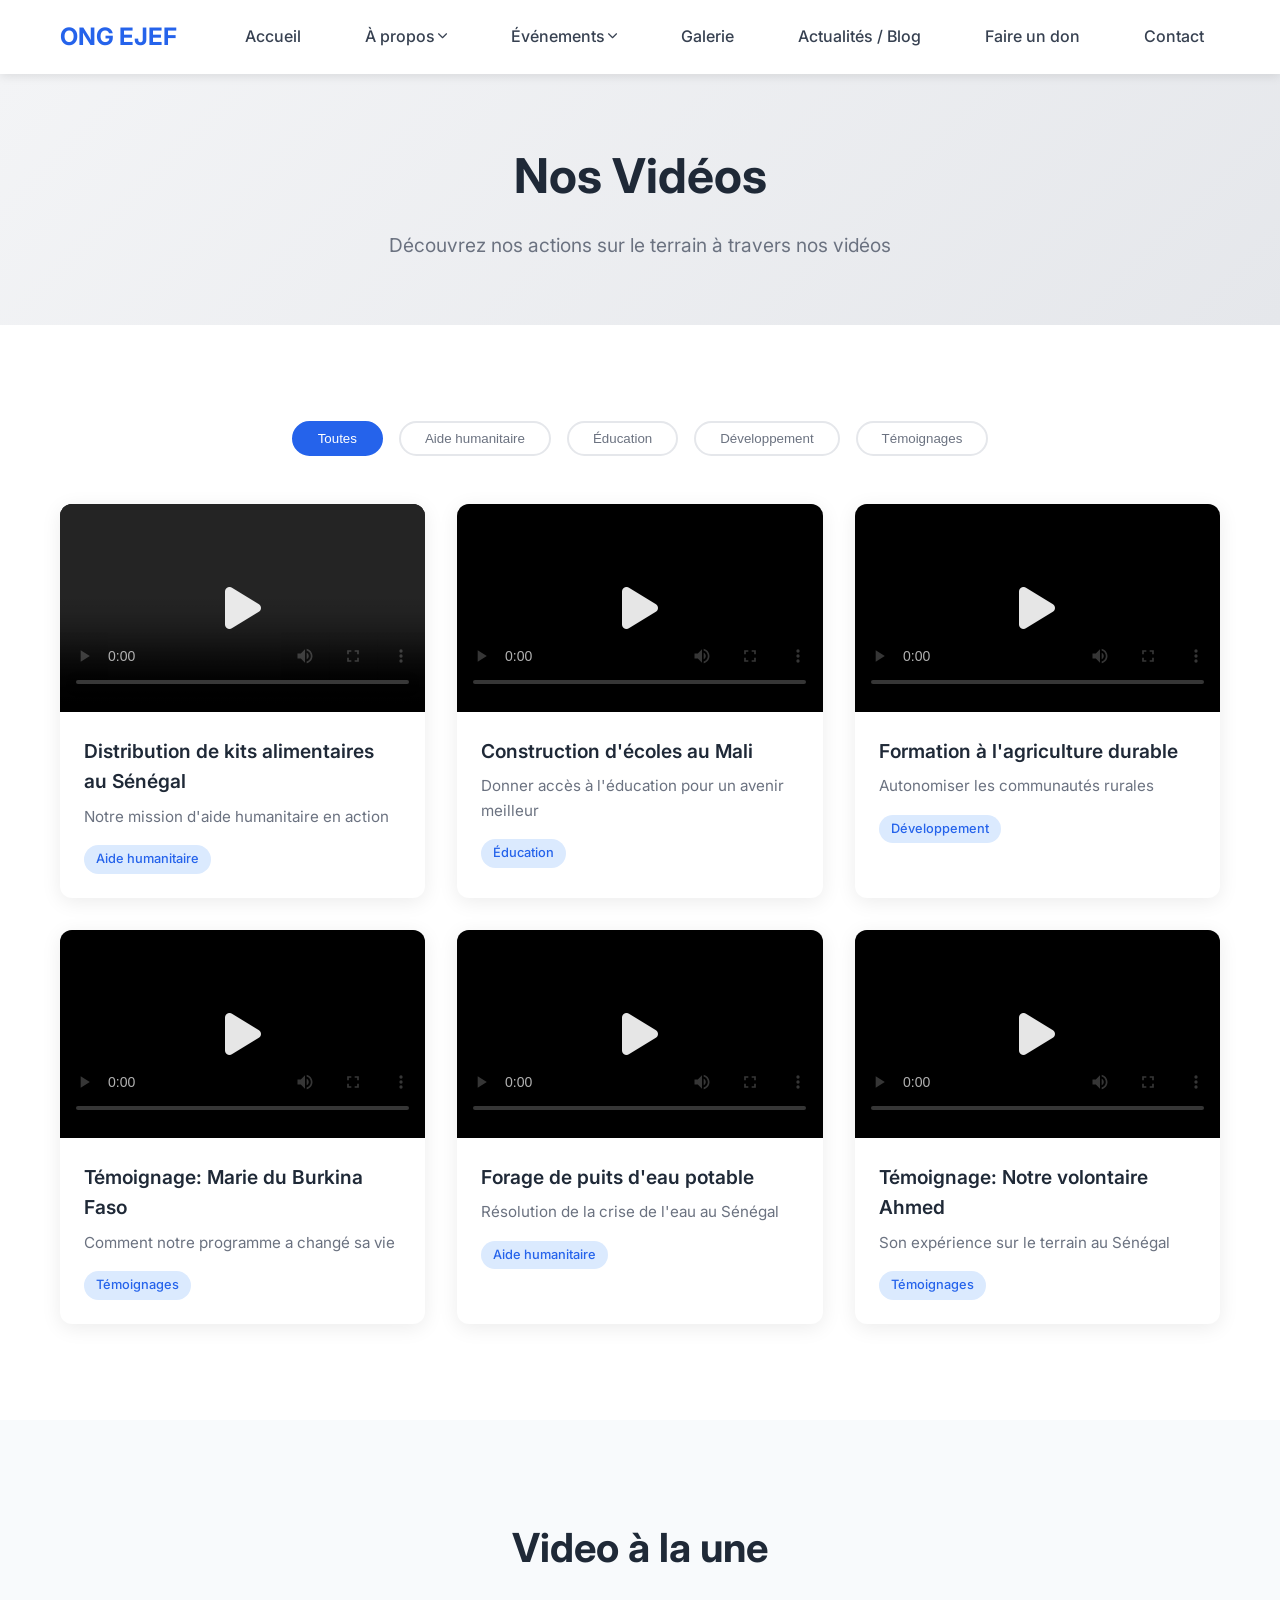
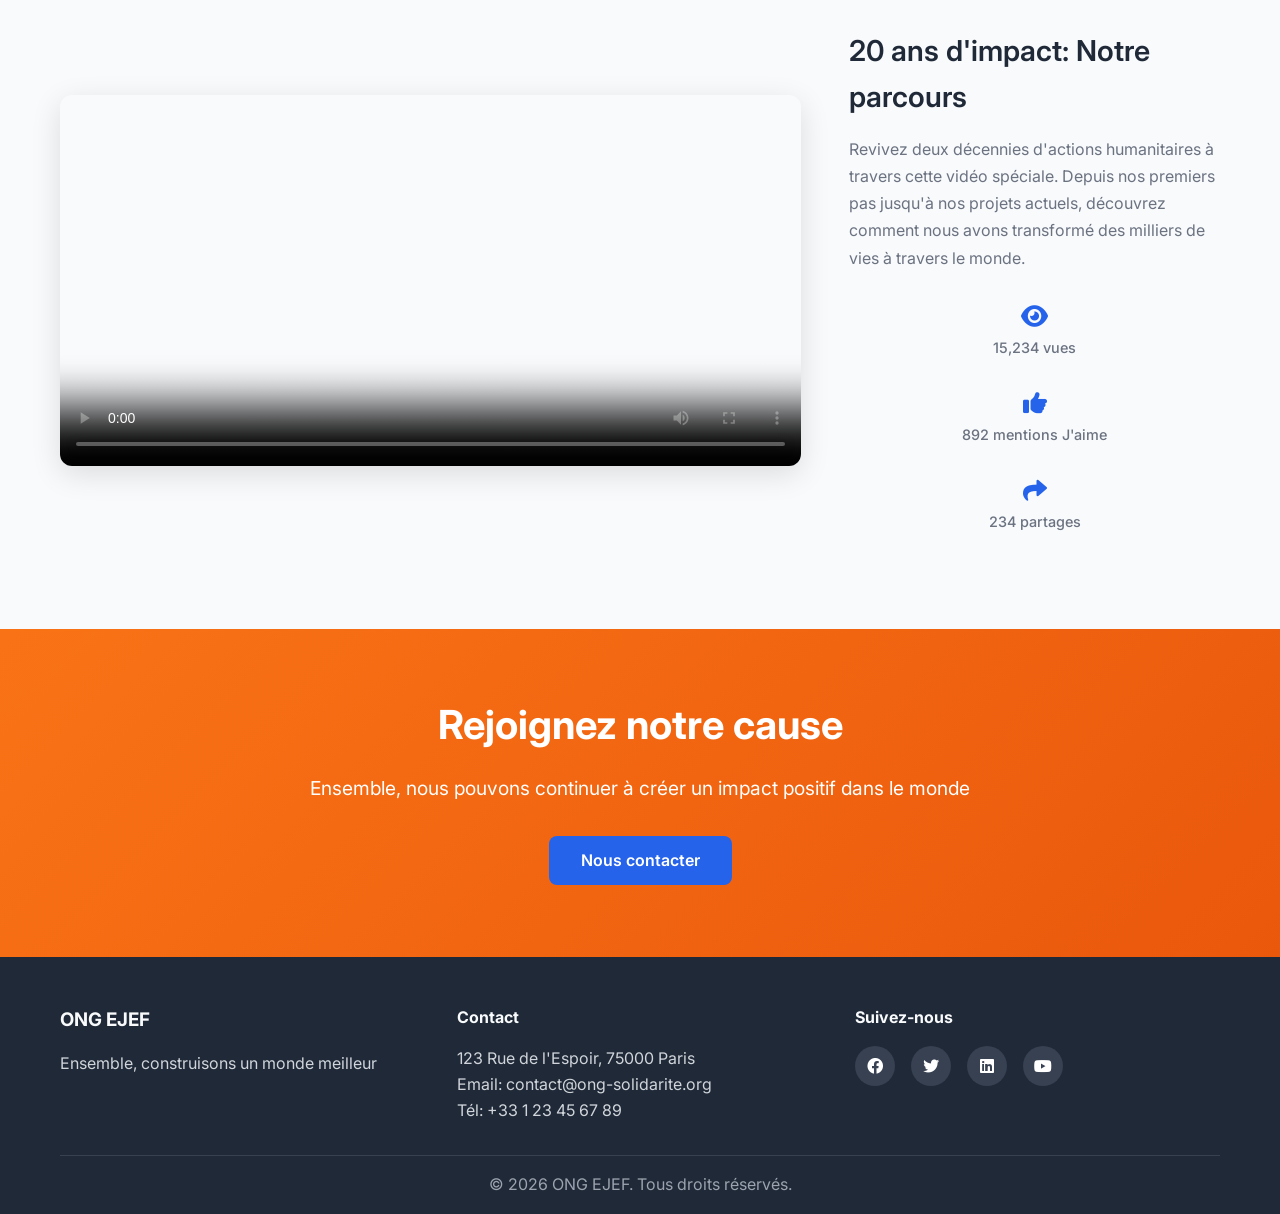
<file: videos.html>
<!DOCTYPE html>
<html lang="fr">
<head>
    <meta charset="UTF-8">
    <meta name="viewport" content="width=device-width, initial-scale=1.0">
    <title>Nos vidéos - ONG EJEF</title>
    <link rel="stylesheet" href="css/style.css">
    <link href="https://fonts.googleapis.com/css2?family=Inter:wght@300;400;500;600;700&display=swap" rel="stylesheet">
    <link rel="stylesheet" href="https://cdnjs.cloudflare.com/ajax/libs/font-awesome/6.0.0/css/all.min.css">
</head>
<body>
    <header class="header">
        <nav class="navbar">
            <div class="nav-container">
                <div class="nav-logo">
                    <h1>ONG EJEF</h1>
                </div>
                <ul class="nav-menu">
                    <li class="nav-item">
                        <a href="index.html" class="nav-link">Accueil</a>
                    </li>
                    <li class="nav-item dropdown">
                        <a href="about.html" class="nav-link">À propos <span class="dropdown-arrow"><i class="fas fa-chevron-down"></i></span></a>
                        <ul class="dropdown-menu">
                            <li><a href="missions.html">Mission</a></li>
                            <li><a href="vision.html">Vision</a></li>
                            <li><a href="team.html">Équipe</a></li>
                        </ul>
                    </li>
                    <li class="nav-item dropdown">
                        <a href="events-list.html" class="nav-link">Événements <span class="dropdown-arrow"><i class="fas fa-chevron-down"></i></span></a>
                        <ul class="dropdown-menu">
                            <li><a href="events-list.html">Liste des événements</a></li>
                            <li><a href="event-detail.html">Détail événement</a></li>
                        </ul>
                    </li>
                    <li class="nav-item">
                        <a href="gallery.html" class="nav-link">Galerie</a>
                    </li>
                    <li class="nav-item">
                        <a href="blog.html" class="nav-link">Actualités / Blog</a>
                    </li>
                    <li class="nav-item">
                        <a href="donate.html" class="nav-link">Faire un don</a>
                    </li>
                    <li class="nav-item">
                        <a href="contact.html" class="nav-link">Contact</a>
                    </li>
                </ul>
                <div class="hamburger">
                    <span class="bar"></span>
                    <span class="bar"></span>
                    <span class="bar"></span>
                </div>
            </div>
        </nav>
    </header>

    <main>
        <!-- Page Header -->
        <section class="page-header">
        <div class="container">
            <h1>Nos Vidéos</h1>
            <p>Découvrez nos actions sur le terrain à travers nos vidéos</p>
        </div>
    </section>

    <!-- Video Gallery Section -->
    <section class="video-gallery">
        <div class="container">
            <!-- Category Filter -->
            <div class="video-categories">
                <button class="category-btn active" data-category="all">Toutes</button>
                <button class="category-btn" data-category="humanitaire">Aide humanitaire</button>
                <button class="category-btn" data-category="education">Éducation</button>
                <button class="category-btn" data-category="developpement">Développement</button>
                <button class="category-btn" data-category="temoignage">Témoignages</button>
            </div>

            <!-- Video Grid -->
            <div class="video-grid">
                <!-- Video 1 - Aide Humanitaire -->
                <div class="video-item" data-category="humanitaire">
                    <div class="video-container">
                        <video controls playsinline webkit-playsinline>
                            <source src="https://www.w3schools.com/html/mov_bbb.mp4" type="video/mp4">
                            Votre navigateur ne supporte pas la lecture vidéo.
                        </video>
                        <div class="video-overlay">
                            <i class="fas fa-play"></i>
                        </div>
                    </div>
                    <div class="video-info">
                        <h3>Distribution de kits alimentaires au Sénégal</h3>
                        <p>Notre mission d'aide humanitaire en action</p>
                        <span class="video-category">Aide humanitaire</span>
                    </div>
                </div>

                <!-- Video 2 - Éducation -->
                <div class="video-item" data-category="education">
                    <div class="video-container">
                        <video controls playsinline webkit-playsinline poster="https://via.placeholder.com/400x225/3498db/ffffff?text=Construction+École">
                            <source src="https://www.w3schools.com/html/mov_bbb.mp4" type="video/mp4">
                            Votre navigateur ne supporte pas la lecture vidéo.
                        </video>
                        <div class="video-overlay">
                            <i class="fas fa-play"></i>
                        </div>
                    </div>
                    <div class="video-info">
                        <h3>Construction d'écoles au Mali</h3>
                        <p>Donner accès à l'éducation pour un avenir meilleur</p>
                        <span class="video-category">Éducation</span>
                    </div>
                </div>

                <!-- Video 3 - Développement -->
                <div class="video-item" data-category="developpement">
                    <div class="video-container">
                        <video controls playsinline webkit-playsinline poster="https://via.placeholder.com/400x225/27ae60/ffffff?text=Agriculture+Durable">
                            <source src="https://www.w3schools.com/html/mov_bbb.mp4" type="video/mp4">
                            Votre navigateur ne supporte pas la lecture vidéo.
                        </video>
                        <div class="video-overlay">
                            <i class="fas fa-play"></i>
                        </div>
                    </div>
                    <div class="video-info">
                        <h3>Formation à l'agriculture durable</h3>
                        <p>Autonomiser les communautés rurales</p>
                        <span class="video-category">Développement</span>
                    </div>
                </div>

                <!-- Video 4 - Témoignage -->
                <div class="video-item" data-category="temoignage">
                    <div class="video-container">
                        <video controls playsinline webkit-playsinline poster="https://via.placeholder.com/400x225/e74c3c/ffffff?text=Témoignage+Bénéficiaire">
                            <source src="https://www.w3schools.com/html/mov_bbb.mp4" type="video/mp4">
                            Votre navigateur ne supporte pas la lecture vidéo.
                        </video>
                        <div class="video-overlay">
                            <i class="fas fa-play"></i>
                        </div>
                    </div>
                    <div class="video-info">
                        <h3>Témoignage: Marie du Burkina Faso</h3>
                        <p>Comment notre programme a changé sa vie</p>
                        <span class="video-category">Témoignages</span>
                    </div>
                </div>

                <!-- Video 5 - Aide Humanitaire -->
                <div class="video-item" data-category="humanitaire">
                    <div class="video-container">
                        <video controls playsinline webkit-playsinline poster="https://via.placeholder.com/400x225/f39c12/ffffff?text=Urgence+Eau">
                            <source src="https://www.w3schools.com/html/mov_bbb.mp4" type="video/mp4">
                            Votre navigateur ne supporte pas la lecture vidéo.
                        </video>
                        <div class="video-overlay">
                            <i class="fas fa-play"></i>
                        </div>
                    </div>
                    <div class="video-info">
                        <h3>Forage de puits d'eau potable</h3>
                        <p>Résolution de la crise de l'eau au Sénégal</p>
                        <span class="video-category">Aide humanitaire</span>
                    </div>
                </div>

                <!-- Video 6 - Témoignage -->
                <div class="video-item" data-category="temoignage">
                    <div class="video-container">
                        <video controls playsinline webkit-playsinline poster="https://via.placeholder.com/400x225/9b59b6/ffffff?text=Témoignage+Volontaire">
                            <source src="https://www.w3schools.com/html/mov_bbb.mp4" type="video/mp4">
                            Votre navigateur ne supporte pas la lecture vidéo.
                        </video>
                        <div class="video-overlay">
                            <i class="fas fa-play"></i>
                        </div>
                    </div>
                    <div class="video-info">
                        <h3>Témoignage: Notre volontaire Ahmed</h3>
                        <p>Son expérience sur le terrain au Sénégal</p>
                        <span class="video-category">Témoignages</span>
                    </div>
                </div>
            </div>
        </div>
    </section>

    <!-- Featured Video Section -->
    <section class="featured-video">
        <div class="container">
            <h2>Video à la une</h2>
            <div class="featured-video-container">
                <video controls playsinline webkit-playsinline poster="https://via.placeholder.com/800x450/e67e22/ffffff?text=Video+Mise+en+Avant">
                    <source src="https://www.w3schools.com/html/mov_bbb.mp4" type="video/mp4">
                    Votre navigateur ne supporte pas la lecture vidéo.
                </video>
                <div class="featured-video-info">
                    <h3>20 ans d'impact: Notre parcours</h3>
                    <p>Revivez deux décennies d'actions humanitaires à travers cette vidéo spéciale. Depuis nos premiers pas jusqu'à nos projets actuels, découvrez comment nous avons transformé des milliers de vies à travers le monde.</p>
                    <div class="video-stats">
                        <div class="stat-item">
                            <i class="fas fa-eye"></i>
                            <span>15,234 vues</span>
                        </div>
                        <div class="stat-item">
                            <i class="fas fa-thumbs-up"></i>
                            <span>892 mentions J'aime</span>
                        </div>
                        <div class="stat-item">
                            <i class="fas fa-share"></i>
                            <span>234 partages</span>
                        </div>
                    </div>
                </div>
            </div>
        </div>
    </section>

        <!-- Call to Action -->
        <section class="cta">
        <div class="container">
            <h2>Rejoignez notre cause</h2>
            <p>Ensemble, nous pouvons continuer à créer un impact positif dans le monde</p>
            <a href="contact.html" class="btn btn-primary">Nous contacter</a>
        </div>
    </section>
    </main>

    <!-- Footer -->
    <footer class="footer">
        <div class="container">
            <div class="footer-content">
                <div class="footer-section">
                    <h3>ONG EJEF</h3>
                    <p>Ensemble, construisons un monde meilleur</p>
                </div>
                <div class="footer-section">
                    <h4>Contact</h4>
                    <p>123 Rue de l'Espoir, 75000 Paris</p>
                    <p>Email: contact@ong-solidarite.org</p>
                    <p>Tél: +33 1 23 45 67 89</p>
                </div>
                <div class="footer-section">
                    <h4>Suivez-nous</h4>
                    <div class="social-links">
                        <a href="#"><i class="fab fa-facebook"></i></a>
                        <a href="#"><i class="fab fa-twitter"></i></a>
                        <a href="#"><i class="fab fa-linkedin"></i></a>
                        <a href="#"><i class="fab fa-youtube"></i></a>
                    </div>
                </div>
            </div>
            <div class="footer-bottom">
                <p>&copy; 2026 ONG EJEF. Tous droits réservés.</p>
            </div>
        </div>
    </footer>

    <script src="js/main.js"></script>
    <script>
        // Video category filtering
        document.addEventListener('DOMContentLoaded', function() {
            const categoryBtns = document.querySelectorAll('.category-btn');
            const videoItems = document.querySelectorAll('.video-item');

            categoryBtns.forEach(btn => {
                btn.addEventListener('click', function() {
                    const category = this.getAttribute('data-category');
                    
                    // Update active button
                    categoryBtns.forEach(b => b.classList.remove('active'));
                    this.classList.add('active');
                    
                    // Filter videos
                    videoItems.forEach(item => {
                        if (category === 'all' || item.getAttribute('data-category') === category) {
                            item.style.display = 'block';
                            setTimeout(() => {
                                item.style.opacity = '1';
                                item.style.transform = 'scale(1)';
                            }, 10);
                        } else {
                            item.style.opacity = '0';
                            item.style.transform = 'scale(0.8)';
                            setTimeout(() => {
                                item.style.display = 'none';
                            }, 300);
                        }
                    });
                });
            });

            // Video play button overlay
            const videoContainers = document.querySelectorAll('.video-container');
            videoContainers.forEach(container => {
                const video = container.querySelector('video');
                const overlay = container.querySelector('.video-overlay');
                
                if (overlay && video) {
                    overlay.addEventListener('click', function() {
                        video.play();
                        overlay.style.display = 'none';
                    });
                    
                    video.addEventListener('play', function() {
                        overlay.style.display = 'none';
                    });
                    
                    video.addEventListener('pause', function() {
                        overlay.style.display = 'flex';
                    });
                }
            });
        });
    </script>
</body>
</html>
</file>
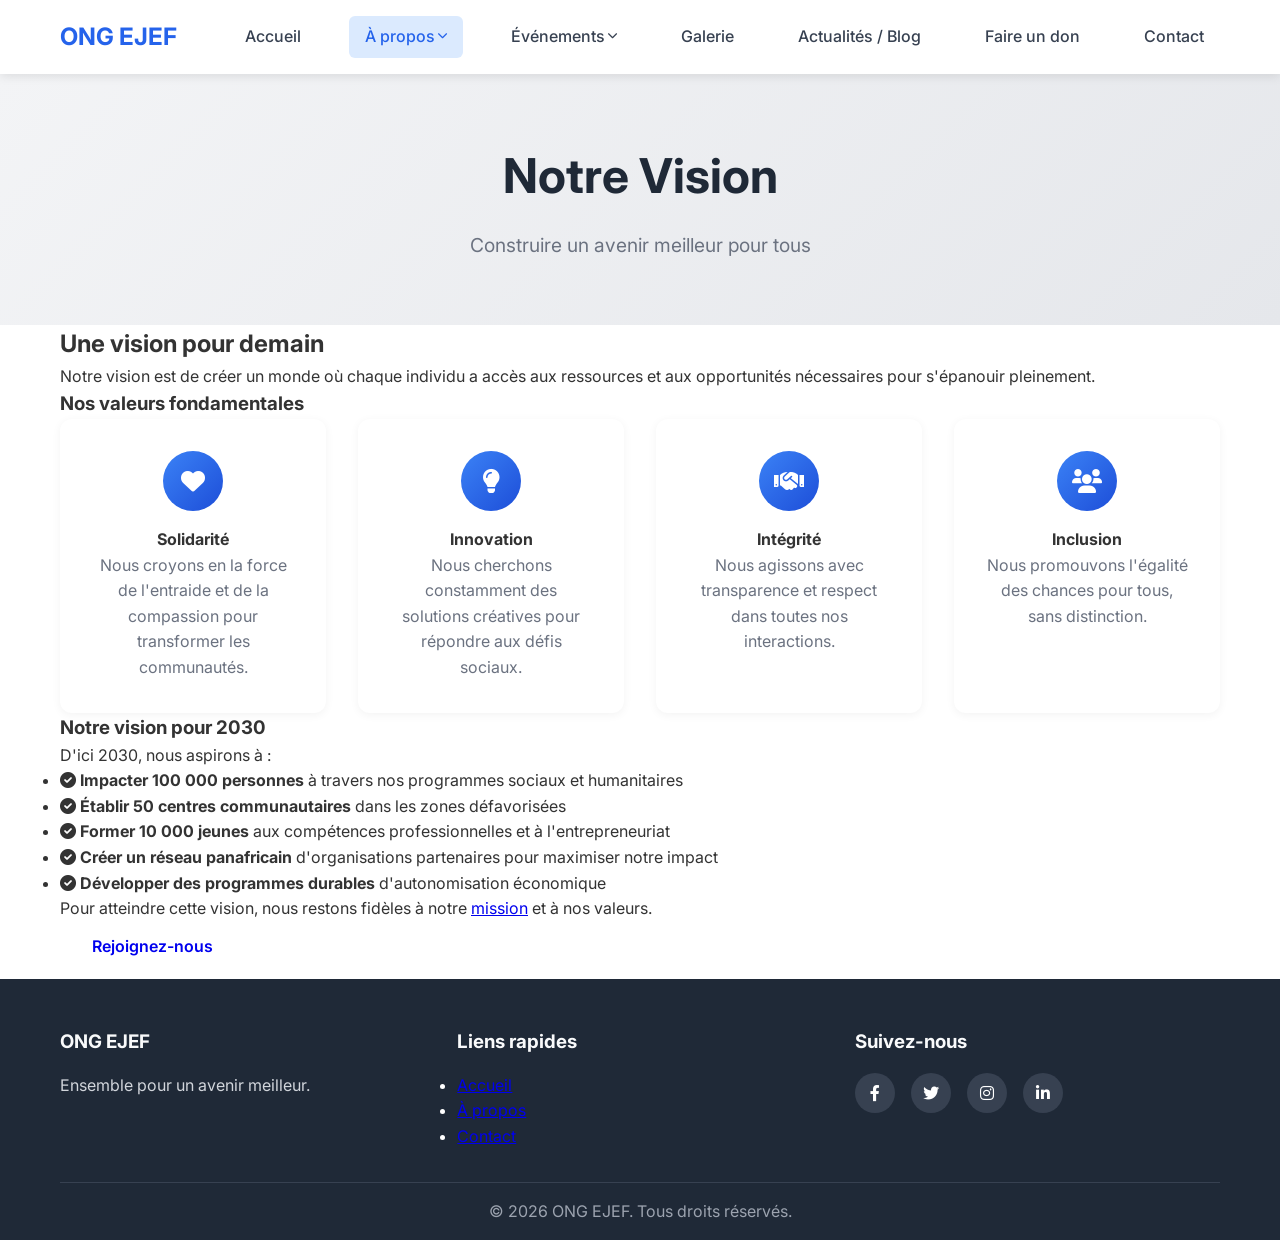
<file: vision.html>
<!DOCTYPE html>
<html lang="fr">
<head>
    <meta charset="UTF-8">
    <meta name="viewport" content="width=device-width, initial-scale=1.0">
    <title>Vision - ONG EJEF</title>
    <link rel="stylesheet" href="css/style.css">
    <link href="https://fonts.googleapis.com/css2?family=Inter:wght@300;400;500;600;700&display=swap" rel="stylesheet">
    <link rel="stylesheet" href="https://cdnjs.cloudflare.com/ajax/libs/font-awesome/6.0.0/css/all.min.css">
</head>
<body>
    <header class="header">
        <nav class="navbar">
            <div class="nav-container">
                <div class="nav-logo">
                    <h1>ONG EJEF</h1>
                </div>
                <ul class="nav-menu">
                    <li class="nav-item">
                        <a href="index.html" class="nav-link">Accueil</a>
                    </li>
                    <li class="nav-item dropdown">
                        <a href="about.html" class="nav-link active">À propos <span class="dropdown-arrow"><i class="fas fa-chevron-down"></i></span></a>
                        <ul class="dropdown-menu">
                            <li><a href="missions.html">Mission</a></li>
                            <li><a href="vision.html">Vision</a></li>
                            <li><a href="team.html">Équipe</a></li>
                        </ul>
                    </li>
                    <li class="nav-item dropdown">
                        <a href="events-list.html" class="nav-link">Événements <span class="dropdown-arrow"><i class="fas fa-chevron-down"></i></span></a>
                        <ul class="dropdown-menu">
                            <li><a href="events-list.html">Liste des événements</a></li>
                            <li><a href="event-detail.html">Détail événement</a></li>
                        </ul>
                    </li>
                    <li class="nav-item">
                        <a href="gallery.html" class="nav-link">Galerie</a>
                    </li>
                    <li class="nav-item">
                        <a href="blog.html" class="nav-link">Actualités / Blog</a>
                    </li>
                    <li class="nav-item">
                        <a href="donate.html" class="nav-link">Faire un don</a>
                    </li>
                    <li class="nav-item">
                        <a href="contact.html" class="nav-link">Contact</a>
                    </li>
                </ul>
                <div class="hamburger">
                    <span class="bar"></span>
                    <span class="bar"></span>
                    <span class="bar"></span>
                </div>
            </div>
        </nav>
    </header>

    <main>
        <section class="page-header">
            <div class="container">
                <h1>Notre Vision</h1>
                <p>Construire un avenir meilleur pour tous</p>
            </div>
        </section>

        <section class="vision-section">
            <div class="container">
                <div class="vision-intro">
                    <h2>Une vision pour demain</h2>
                    <p>Notre vision est de créer un monde où chaque individu a accès aux ressources et aux opportunités nécessaires pour s'épanouir pleinement.</p>
                </div>

                <div class="vision-values">
                    <h3>Nos valeurs fondamentales</h3>
                    <div class="values-grid">
                        <div class="value-card">
                            <div class="value-icon">
                                <i class="fas fa-heart"></i>
                            </div>
                            <h4>Solidarité</h4>
                            <p>Nous croyons en la force de l'entraide et de la compassion pour transformer les communautés.</p>
                        </div>
                        <div class="value-card">
                            <div class="value-icon">
                                <i class="fas fa-lightbulb"></i>
                            </div>
                            <h4>Innovation</h4>
                            <p>Nous cherchons constamment des solutions créatives pour répondre aux défis sociaux.</p>
                        </div>
                        <div class="value-card">
                            <div class="value-icon">
                                <i class="fas fa-handshake"></i>
                            </div>
                            <h4>Intégrité</h4>
                            <p>Nous agissons avec transparence et respect dans toutes nos interactions.</p>
                        </div>
                        <div class="value-card">
                            <div class="value-icon">
                                <i class="fas fa-users"></i>
                            </div>
                            <h4>Inclusion</h4>
                            <p>Nous promouvons l'égalité des chances pour tous, sans distinction.</p>
                        </div>
                    </div>
                </div>

                <div class="vision-future">
                    <h3>Notre vision pour 2030</h3>
                    <div class="future-content">
                        <p>D'ici 2030, nous aspirons à :</p>
                        <ul class="vision-list">
                            <li><i class="fas fa-check-circle"></i> <strong>Impacter 100 000 personnes</strong> à travers nos programmes sociaux et humanitaires</li>
                            <li><i class="fas fa-check-circle"></i> <strong>Établir 50 centres communautaires</strong> dans les zones défavorisées</li>
                            <li><i class="fas fa-check-circle"></i> <strong>Former 10 000 jeunes</strong> aux compétences professionnelles et à l'entrepreneuriat</li>
                            <li><i class="fas fa-check-circle"></i> <strong>Créer un réseau panafricain</strong> d'organisations partenaires pour maximiser notre impact</li>
                            <li><i class="fas fa-check-circle"></i> <strong>Développer des programmes durables</strong> d'autonomisation économique</li>
                        </ul>
                    </div>
                </div>

                <div class="vision-mission-link">
                    <p>Pour atteindre cette vision, nous restons fidèles à notre <a href="missions.html">mission</a> et à nos valeurs.</p>
                    <a href="contact.html" class="btn">Rejoignez-nous</a>
                </div>
            </div>
        </section>
    </main>

    <footer class="footer">
        <div class="container">
            <div class="footer-content">
                <div class="footer-section">
                    <h3>ONG EJEF</h3>
                    <p>Ensemble pour un avenir meilleur.</p>
                </div>
                <div class="footer-section">
                    <h3>Liens rapides</h3>
                    <ul>
                        <li><a href="index.html">Accueil</a></li>
                        <li><a href="about.html">À propos</a></li>
                        <li><a href="contact.html">Contact</a></li>
                    </ul>
                </div>
                <div class="footer-section">
                    <h3>Suivez-nous</h3>
                    <div class="social-links">
                        <a href="#"><i class="fab fa-facebook-f"></i></a>
                        <a href="#"><i class="fab fa-twitter"></i></a>
                        <a href="#"><i class="fab fa-instagram"></i></a>
                        <a href="#"><i class="fab fa-linkedin-in"></i></a>
                    </div>
                </div>
            </div>
            <div class="footer-bottom">
                <p>&copy; 2026 ONG EJEF. Tous droits réservés.</p>
            </div>
        </div>
    </footer>

    <script src="js/main.js"></script>
</body>
</html>
</file>
<file: css/style.css>
/* Reset et styles de base */
* {
    margin: 0;
    padding: 0;
    box-sizing: border-box;
}

body {
    font-family: 'Inter', sans-serif;
    line-height: 1.6;
    color: #333;
    background-color: #fff;
}

.container {
    max-width: 1200px;
    margin: 0 auto;
    padding: 0 20px;
}

/* Header et Navigation */
.header {
    background: #fff;
    box-shadow: 0 2px 10px rgba(0,0,0,0.1);
    position: sticky;
    top: 0;
    z-index: 1000;
}

.navbar {
    padding: 1rem 0;
}

.nav-container {
    display: flex;
    justify-content: space-between;
    align-items: center;
    max-width: 1200px;
    margin: 0 auto;
    padding: 0 20px;
}

.nav-logo h1 {
    color: #2563eb;
    font-size: 1.5rem;
    font-weight: 700;
}

.nav-menu {
    display: flex;
    list-style: none;
    gap: 2rem;
}

.nav-link {
    text-decoration: none;
    color: #374151;
    font-weight: 500;
    transition: color 0.3s ease;
    padding: 0.5rem 1rem;
    border-radius: 6px;
    display: inline-flex;
    align-items: center;
}

.nav-link:hover {
    color: #2563eb;
    background-color: #f3f4f6;
}

.nav-link.active {
    color: #2563eb;
    background-color: #dbeafe;
}

/* Dropdown Menu */
.nav-item.dropdown {
    position: relative;
}

.dropdown-arrow {
    display: inline;
    margin-left: 3px;
    font-size: 0.65rem;
    vertical-align: middle;
    white-space: nowrap;
}

.dropdown-menu {
    position: absolute;
    top: 100%;
    left: 0;
    background: white;
    box-shadow: 0 4px 12px rgba(0,0,0,0.15);
    border-radius: 8px;
    min-width: 200px;
    padding: 0.5rem 0;
    list-style: none;
    display: none;
    z-index: 1001;
}

.dropdown-menu li {
    padding: 0;
}

.dropdown-menu li a {
    display: block;
    padding: 0.75rem 1.5rem;
    color: #374151;
    text-decoration: none;
    transition: all 0.3s ease;
}

.dropdown-menu li a:hover {
    background-color: #f3f4f6;
    color: #2563eb;
}

/* Afficher le dropdown au hover */
.nav-item.dropdown:hover .dropdown-menu {
    display: block;
}

.nav-link-disabled {
    color: #9ca3af !important;
    cursor: not-allowed !important;
}

.nav-link-disabled:hover {
    background-color: transparent !important;
}

.hamburger {
    display: none;
    flex-direction: column;
    cursor: pointer;
}

.bar {
    width: 25px;
    height: 3px;
    background-color: #374151;
    margin: 3px 0;
    transition: 0.3s;
}

/* Hero Section */
.hero {
    background: linear-gradient(135deg, #3b82f6 0%, #1d4ed8 100%);
    color: white;
    padding: 6rem 0;
    text-align: center;
}

.hero-content h2 {
    font-size: 3rem;
    font-weight: 700;
    margin-bottom: 1.5rem;
}

.hero-content p {
    font-size: 1.25rem;
    margin-bottom: 2rem;
    max-width: 600px;
    margin-left: auto;
    margin-right: auto;
}

.hero-buttons {
    display: flex;
    gap: 1rem;
    justify-content: center;
    flex-wrap: wrap;
}

/* Boutons */
.btn {
    display: inline-block;
    padding: 0.75rem 2rem;
    text-decoration: none;
    border-radius: 8px;
    font-weight: 600;
    transition: all 0.3s ease;
    border: none;
    cursor: pointer;
    font-size: 1rem;
}

.btn-primary {
    background-color: #2563eb;
    color: white;
}

.btn-primary:hover {
    background-color: #1d4ed8;
    transform: translateY(-2px);
}

.btn-secondary {
    background-color: transparent;
    color: white;
    border: 2px solid white;
}

.btn-secondary:hover {
    background-color: white;
    color: #2563eb;
}

/* Stats Section */
.stats {
    background-color: #f8fafc;
    padding: 4rem 0;
}

.stats-grid {
    display: grid;
    grid-template-columns: repeat(auto-fit, minmax(200px, 1fr));
    gap: 2rem;
    text-align: center;
}

.stat-item h3 {
    font-size: 2.5rem;
    font-weight: 700;
    color: #2563eb;
    margin-bottom: 0.5rem;
}

.stat-item p {
    font-size: 1.1rem;
    color: #6b7280;
    font-weight: 500;
}

/* Features Section */
.features {
    padding: 6rem 0;
}

.features h2 {
    text-align: center;
    font-size: 2.5rem;
    font-weight: 700;
    color: #1f2937;
    margin-bottom: 3rem;
}

.features-grid {
    display: grid;
    grid-template-columns: repeat(auto-fit, minmax(300px, 1fr));
    gap: 2rem;
}

.feature-card {
    background: white;
    padding: 2rem;
    border-radius: 12px;
    box-shadow: 0 4px 20px rgba(0,0,0,0.08);
    text-align: center;
    transition: transform 0.3s ease;
}

.feature-card:hover {
    transform: translateY(-5px);
}

.feature-icon {
    width: 80px;
    height: 80px;
    background: linear-gradient(135deg, #3b82f6, #1d4ed8);
    border-radius: 50%;
    display: flex;
    align-items: center;
    justify-content: center;
    margin: 0 auto 1.5rem;
}

.feature-icon i {
    font-size: 2rem;
    color: white;
}

.feature-card h3 {
    font-size: 1.5rem;
    font-weight: 600;
    color: #1f2937;
    margin-bottom: 1rem;
}

.feature-card p {
    color: #6b7280;
    line-height: 1.6;
}

/* CTA Section */
.cta {
    background: linear-gradient(135deg, #f97316 0%, #ea580c 100%);
    color: white;
    padding: 4rem 0;
    text-align: center;
}

.cta h2 {
    font-size: 2.5rem;
    font-weight: 700;
    margin-bottom: 1rem;
}

.cta p {
    font-size: 1.2rem;
    margin-bottom: 2rem;
}

/* Footer */
.footer {
    background-color: #1f2937;
    color: white;
    padding: 3rem 0 1rem;
}

.footer-content {
    display: grid;
    grid-template-columns: repeat(auto-fit, minmax(250px, 1fr));
    gap: 2rem;
    margin-bottom: 2rem;
}

.footer-section h3,
.footer-section h4 {
    margin-bottom: 1rem;
    color: #f9fafb;
}

.footer-section p {
    color: #d1d5db;
    line-height: 1.6;
}

.social-links {
    display: flex;
    gap: 1rem;
    margin-top: 1rem;
}

.social-links a {
    width: 40px;
    height: 40px;
    background: #374151;
    border-radius: 50%;
    display: flex;
    align-items: center;
    justify-content: center;
    color: white;
    text-decoration: none;
    transition: background-color 0.3s ease;
}

.social-links a:hover {
    background: #4b5563;
}

.footer-bottom {
    border-top: 1px solid #374151;
    padding-top: 1rem;
    text-align: center;
    color: #9ca3af;
}

/* Page Header */
.page-header {
    background: linear-gradient(135deg, #f3f4f6 0%, #e5e7eb 100%);
    padding: 4rem 0;
    text-align: center;
}

.page-header h1 {
    font-size: 3rem;
    font-weight: 700;
    color: #1f2937;
    margin-bottom: 1rem;
}

.page-header p {
    font-size: 1.2rem;
    color: #6b7280;
}

/* About Page */
.about-intro {
    padding: 6rem 0;
}

.about-content {
    display: grid;
    grid-template-columns: 1fr 1fr;
    gap: 4rem;
    align-items: center;
}

.about-text h2 {
    font-size: 2.5rem;
    font-weight: 700;
    color: #1f2937;
    margin-bottom: 2rem;
}

.about-text p {
    color: #6b7280;
    margin-bottom: 1.5rem;
    line-height: 1.7;
}

.about-image {
    text-align: center;
}

.image-placeholder {
    width: 300px;
    height: 300px;
    background: linear-gradient(135deg, #3b82f6, #1d4ed8);
    border-radius: 12px;
    display: flex;
    align-items: center;
    justify-content: center;
    margin: 0 auto;
}

.image-placeholder i {
    font-size: 4rem;
    color: white;
}

/* Values Section */
.values {
    background-color: #f8fafc;
    padding: 6rem 0;
}

.values h2 {
    text-align: center;
    font-size: 2.5rem;
    font-weight: 700;
    color: #1f2937;
    margin-bottom: 3rem;
}

.values-grid {
    display: grid;
    grid-template-columns: repeat(auto-fit, minmax(250px, 1fr));
    gap: 2rem;
}

.value-card {
    background: white;
    padding: 2rem;
    border-radius: 12px;
    text-align: center;
    box-shadow: 0 2px 10px rgba(0,0,0,0.05);
}

.value-icon {
    width: 60px;
    height: 60px;
    background: linear-gradient(135deg, #3b82f6, #1d4ed8);
    border-radius: 50%;
    display: flex;
    align-items: center;
    justify-content: center;
    margin: 0 auto 1rem;
}

.value-icon i {
    font-size: 1.5rem;
    color: white;
}

.value-card h3 {
    font-size: 1.3rem;
    font-weight: 600;
    color: #1f2937;
    margin-bottom: 1rem;
}

.value-card p {
    color: #6b7280;
    line-height: 1.6;
}

/* Team Section */
.team {
    padding: 6rem 0;
}

.team h2 {
    text-align: center;
    font-size: 2.5rem;
    font-weight: 700;
    color: #1f2937;
    margin-bottom: 1rem;
}

.team > .container > p {
    text-align: center;
    font-size: 1.2rem;
    color: #6b7280;
    margin-bottom: 3rem;
}

.team-grid {
    display: grid;
    grid-template-columns: repeat(auto-fit, minmax(200px, 1fr));
    gap: 2rem;
}

.team-member {
    text-align: center;
}

.member-photo {
    width: 120px;
    height: 120px;
    background: linear-gradient(135deg, #3b82f6, #1d4ed8);
    border-radius: 50%;
    display: flex;
    align-items: center;
    justify-content: center;
    margin: 0 auto 1rem;
}

.member-photo i {
    font-size: 3rem;
    color: white;
}

.team-member h3 {
    font-size: 1.2rem;
    font-weight: 600;
    color: #1f2937;
    margin-bottom: 0.5rem;
}

.team-member p {
    color: #6b7280;
}

/* Missions Page */
.missions-intro {
    padding: 4rem 0;
    background-color: #f8fafc;
}

.missions-intro-content {
    text-align: center;
    max-width: 800px;
    margin: 0 auto;
}

.missions-intro h2 {
    font-size: 2.5rem;
    font-weight: 700;
    color: #1f2937;
    margin-bottom: 1.5rem;
}

.missions-intro p {
    font-size: 1.2rem;
    color: #6b7280;
    line-height: 1.7;
}

.missions-categories {
    padding: 6rem 0;
}

.mission-category {
    margin-bottom: 4rem;
    padding: 3rem;
    background: white;
    border-radius: 12px;
    box-shadow: 0 4px 20px rgba(0,0,0,0.08);
}

.category-header {
    display: flex;
    align-items: center;
    gap: 1.5rem;
    margin-bottom: 2rem;
}

.category-icon {
    width: 70px;
    height: 70px;
    background: linear-gradient(135deg, #3b82f6, #1d4ed8);
    border-radius: 12px;
    display: flex;
    align-items: center;
    justify-content: center;
}

.category-icon i {
    font-size: 2rem;
    color: white;
}

.category-header h2 {
    font-size: 2rem;
    font-weight: 700;
    color: #1f2937;
}

.category-content {
    display: grid;
    grid-template-columns: 2fr 1fr;
    gap: 3rem;
}

.category-text h3 {
    font-size: 1.5rem;
    font-weight: 600;
    color: #1f2937;
    margin-bottom: 1rem;
}

.category-text p {
    color: #6b7280;
    margin-bottom: 1.5rem;
    line-height: 1.7;
}

.category-text ul {
    list-style: none;
    padding: 0;
}

.category-text li {
    color: #6b7280;
    margin-bottom: 0.5rem;
    padding-left: 1.5rem;
    position: relative;
}

.category-text li::before {
    content: '✓';
    color: #10b981;
    font-weight: bold;
    position: absolute;
    left: 0;
}

.category-stats {
    background: #f8fafc;
    padding: 2rem;
    border-radius: 8px;
    text-align: center;
}

.stat-item {
    margin-bottom: 2rem;
}

.stat-item:last-child {
    margin-bottom: 0;
}

.stat-number {
    display: block;
    font-size: 2.5rem;
    font-weight: 700;
    color: #2563eb;
    margin-bottom: 0.5rem;
}

.stat-label {
    color: #6b7280;
    font-weight: 500;
}

/* Projects Section */
.projects-highlight {
    background-color: #f8fafc;
    padding: 6rem 0;
}

.projects-highlight h2 {
    text-align: center;
    font-size: 2.5rem;
    font-weight: 700;
    color: #1f2937;
    margin-bottom: 3rem;
}

.projects-grid {
    display: grid;
    grid-template-columns: repeat(auto-fit, minmax(300px, 1fr));
    gap: 2rem;
}

.project-card {
    background: white;
    padding: 2rem;
    border-radius: 12px;
    box-shadow: 0 4px 20px rgba(0,0,0,0.08);
    transition: transform 0.3s ease;
}

.project-card:hover {
    transform: translateY(-5px);
}

.project-icon {
    width: 60px;
    height: 60px;
    background: linear-gradient(135deg, #f97316, #ea580c);
    border-radius: 12px;
    display: flex;
    align-items: center;
    justify-content: center;
    margin-bottom: 1.5rem;
}

.project-icon i {
    font-size: 1.5rem;
    color: white;
}

.project-card h3 {
    font-size: 1.3rem;
    font-weight: 600;
    color: #1f2937;
    margin-bottom: 1rem;
}

.project-card p {
    color: #6b7280;
    margin-bottom: 1.5rem;
    line-height: 1.6;
}

.project-status {
    display: inline-block;
    padding: 0.5rem 1rem;
    background: #10b981;
    color: white;
    border-radius: 20px;
    font-size: 0.9rem;
    font-weight: 500;
}

/* Contact Page */
.contact-info {
    padding: 6rem 0 4rem;
}

.contact-info h2 {
    text-align: center;
    font-size: 2.5rem;
    font-weight: 700;
    color: #1f2937;
    margin-bottom: 3rem;
}

.contact-grid {
    display: grid;
    grid-template-columns: repeat(auto-fit, minmax(250px, 1fr));
    gap: 2rem;
}

.contact-card {
    background: white;
    padding: 2rem;
    border-radius: 12px;
    box-shadow: 0 4px 20px rgba(0,0,0,0.08);
    text-align: center;
    transition: transform 0.3s ease;
}

.contact-card:hover {
    transform: translateY(-5px);
}

.contact-icon {
    width: 60px;
    height: 60px;
    background: linear-gradient(135deg, #3b82f6, #1d4ed8);
    border-radius: 50%;
    display: flex;
    align-items: center;
    justify-content: center;
    margin: 0 auto 1.5rem;
}

.contact-icon i {
    font-size: 1.5rem;
    color: white;
}

.contact-card h3 {
    font-size: 1.3rem;
    font-weight: 600;
    color: #1f2937;
    margin-bottom: 1rem;
}

.contact-card p {
    color: #6b7280;
    margin-bottom: 0.5rem;
}

.contact-card small {
    color: #9ca3af;
}

/* Contact Form */
.contact-form-section {
    background-color: #f8fafc;
    padding: 4rem 0 6rem;
}

.contact-form-section h2 {
    text-align: center;
    font-size: 2.5rem;
    font-weight: 700;
    color: #1f2937;
    margin-bottom: 3rem;
}

.contact-form {
    max-width: 600px;
    margin: 0 auto;
    background: white;
    padding: 3rem;
    border-radius: 12px;
    box-shadow: 0 4px 20px rgba(0,0,0,0.08);
}

.form-row {
    display: grid;
    grid-template-columns: 1fr 1fr;
    gap: 1.5rem;
    margin-bottom: 1.5rem;
}

.form-group {
    margin-bottom: 1.5rem;
}

.form-group label {
    display: block;
    margin-bottom: 0.5rem;
    font-weight: 500;
    color: #374151;
}

.form-group input,
.form-group select,
.form-group textarea {
    width: 100%;
    padding: 0.75rem;
    border: 2px solid #e5e7eb;
    border-radius: 8px;
    font-size: 1rem;
    transition: border-color 0.3s ease;
}

.form-group input:focus,
.form-group select:focus,
.form-group textarea:focus {
    outline: none;
    border-color: #3b82f6;
    box-shadow: 0 0 0 3px rgba(59, 130, 246, 0.1);
}

.form-group textarea {
    resize: vertical;
    min-height: 120px;
}

.checkbox-label {
    display: flex !important;
    align-items: center;
    gap: 0.5rem;
    cursor: pointer;
    font-weight: normal !important;
}

.checkbox-label input[type="checkbox"] {
    width: auto;
    margin: 0;
}

.form-success {
    background: #dcfce7;
    border: 2px solid #bbf7d0;
    border-radius: 8px;
    padding: 2rem;
    text-align: center;
    margin-top: 2rem;
}

.form-success i {
    font-size: 3rem;
    color: #10b981;
    margin-bottom: 1rem;
}

.form-success p {
    color: #166534;
    font-weight: 500;
}

/* FAQ Section */
.faq {
    padding: 6rem 0;
}

.faq h2 {
    text-align: center;
    font-size: 2.5rem;
    font-weight: 700;
    color: #1f2937;
    margin-bottom: 3rem;
}

.faq-list {
    max-width: 800px;
    margin: 0 auto;
}

.faq-item {
    background: white;
    border-radius: 12px;
    box-shadow: 0 2px 10px rgba(0,0,0,0.05);
    margin-bottom: 1rem;
    overflow: hidden;
}

.faq-question {
    display: flex;
    justify-content: space-between;
    align-items: center;
    padding: 1.5rem;
    cursor: pointer;
    transition: background-color 0.3s ease;
}

.faq-question:hover {
    background-color: #f8fafc;
}

.faq-question h3 {
    font-size: 1.1rem;
    font-weight: 600;
    color: #1f2937;
    margin: 0;
}

.faq-question i {
    color: #6b7280;
    transition: transform 0.3s ease;
}

.faq-answer {
    padding: 0 1.5rem 1.5rem;
    color: #6b7280;
    line-height: 1.6;
    display: none;
}

.faq-item.active .faq-answer {
    display: block;
}

.faq-item.active .faq-question i {
    transform: rotate(180deg);
}

/* Responsive Design */
@media (max-width: 768px) {
    .hamburger {
        display: flex;
    }
    
    .nav-menu {
        position: fixed;
        left: -100%;
        top: 70px;
        flex-direction: column;
        background-color: white;
        width: 100%;
        text-align: center;
        transition: 0.3s;
        box-shadow: 0 10px 27px rgba(0,0,0,0.05);
        padding: 2rem 0;
    }
    
    .nav-menu.active {
        left: 0;
    }
    
    .nav-item {
        margin: 1rem 0;
    }
    
    .hero-content h2 {
        font-size: 2rem;
    }
    
    .hero-buttons {
        flex-direction: column;
        align-items: center;
    }
    
    .about-content {
        grid-template-columns: 1fr;
        gap: 2rem;
    }
    
    .category-content {
        grid-template-columns: 1fr;
        gap: 2rem;
    }
    
    .form-row {
        grid-template-columns: 1fr;
        gap: 1rem;
    }
    
    .stats-grid {
        grid-template-columns: repeat(2, 1fr);
    }
    
    .features-grid,
    .values-grid,
    .team-grid,
    .projects-grid,
    .contact-grid {
        grid-template-columns: 1fr;
    }
}

@media (max-width: 480px) {
    .hero {
        padding: 4rem 0;
    }
    
    .hero-content h2 {
        font-size: 1.8rem;
    }
    
    .hero-content p {
        font-size: 1.1rem;
    }
    
    .stats-grid {
        grid-template-columns: 1fr;
    }
    
    .mission-category {
        padding: 2rem 1.5rem;
    }
    
    .contact-form {
        padding: 2rem 1.5rem;
    }
}

/* Effet ripple sur les boutons */
.btn {
    position: relative;
    overflow: hidden;
}

.ripple {
    position: absolute;
    border-radius: 50%;
    background: rgba(255, 255, 255, 0.3);
    transform: scale(0);
    animation: ripple-effect 0.6s linear;
    pointer-events: none;
}

@keyframes ripple-effect {
    to {
        transform: scale(4);
        opacity: 0;
    }
}

/* Animations */
@keyframes fadeInUp {
    from {
        opacity: 0;
        transform: translateY(30px);
    }
    to {
        opacity: 1;
        transform: translateY(0);
    }
}

.fade-in-up {
    animation: fadeInUp 0.6s ease-out;
}

/* Utility Classes */
.text-center {
    text-align: center;
}

.text-primary {
    color: #2563eb;
}

.text-secondary {
    color: #6b7280;
}

.bg-primary {
    background-color: #2563eb;
}

.bg-secondary {
    background-color: #f3f4f6;
}

.mb-1 { margin-bottom: 0.5rem; }
.mb-2 { margin-bottom: 1rem; }
.mb-3 { margin-bottom: 1.5rem; }
.mb-4 { margin-bottom: 2rem; }

.mt-1 { margin-top: 0.5rem; }
.mt-2 { margin-top: 1rem; }
.mt-3 { margin-top: 1.5rem; }
.mt-4 { margin-top: 2rem; }

/* Styles pour les vidéos */
.hero-video {
    position: relative;
    overflow: hidden;
    padding: 0;
    height: 80vh;
    display: flex;
    align-items: center;
    justify-content: center;
}

.video-background {
    position: absolute;
    top: 0;
    left: 0;
    width: 100%;
    height: 100%;
    z-index: 1;
}

.video-background video {
    width: 100%;
    height: 100%;
    object-fit: cover;
}

.video-overlay {
    position: absolute;
    top: 0;
    left: 0;
    width: 100%;
    height: 100%;
    background: rgba(0, 0, 0, 0.4);
    z-index: 2;
}

.hero-content {
    position: relative;
    z-index: 3;
    text-align: center;
    max-width: 800px;
    padding: 2rem;
}

.hero-video-cta {
    margin-top: 2rem;
}

.video-link {
    display: inline-flex;
    align-items: center;
    gap: 0.5rem;
    color: white;
    text-decoration: none;
    font-weight: 500;
    transition: all 0.3s ease;
}

.video-link:hover {
    opacity: 0.8;
}

.video-testimonials-home {
    background-color: #f8fafc;
    padding: 6rem 0;
}

.video-testimonials-home h2 {
    text-align: center;
    font-size: 2.5rem;
    font-weight: 700;
    color: #1f2937;
    margin-bottom: 1rem;
}

.video-testimonials-home p {
    text-align: center;
    font-size: 1.2rem;
    color: #6b7280;
    margin-bottom: 3rem;
}

.testimonials-video-grid {
    display: grid;
    grid-template-columns: repeat(auto-fit, minmax(350px, 1fr));
    gap: 2rem;
}

.testimonial-video-card {
    background: white;
    border-radius: 12px;
    box-shadow: 0 4px 20px rgba(0,0,0,0.08);
    overflow: hidden;
    transition: transform 0.3s ease;
}

.testimonial-video-card:hover {
    transform: translateY(-5px);
}

.video-wrapper {
    position: relative;
    padding-bottom: 56.25%; /* Ratio 16:9 */
    height: 0;
    overflow: hidden;
}

.video-wrapper video {
    position: absolute;
    top: 0;
    left: 0;
    width: 100%;
    height: 100%;
    object-fit: cover;
}

.testimonial-content {
    padding: 2rem;
}

.testimonial-content h3 {
    font-size: 1.3rem;
    font-weight: 600;
    color: #1f2937;
    margin-bottom: 0.5rem;
}

.testimonial-content p {
    color: #6b7280;
    margin-bottom: 1.5rem;
}

.btn-outline {
    background: transparent;
    color: #2563eb;
    border: 2px solid #2563eb;
}

.btn-outline:hover {
    background: #2563eb;
    color: white;
}

/* Page Galerie Vidéos */
.video-gallery {
    padding: 6rem 0;
}

.video-categories {
    display: flex;
    justify-content: center;
    gap: 1rem;
    margin-bottom: 3rem;
    flex-wrap: wrap;
}

.category-btn {
    padding: 0.5rem 1.5rem;
    border: 2px solid #e5e7eb;
    background: white;
    color: #6b7280;
    border-radius: 25px;
    cursor: pointer;
    transition: all 0.3s ease;
    font-weight: 500;
}

.category-btn:hover,
.category-btn.active {
    background: #2563eb;
    color: white;
    border-color: #2563eb;
}

.video-grid {
    display: grid;
    grid-template-columns: repeat(auto-fit, minmax(350px, 1fr));
    gap: 2rem;
}

.video-item {
    background: white;
    border-radius: 12px;
    box-shadow: 0 4px 20px rgba(0,0,0,0.08);
    overflow: hidden;
    transition: all 0.3s ease;
}

.video-item:hover {
    transform: translateY(-5px);
    box-shadow: 0 8px 30px rgba(0,0,0,0.12);
}

.video-container {
    position: relative;
    background: #000;
}

.video-container video {
    width: 100%;
    height: 200px;
    object-fit: cover;
}

.video-overlay {
    position: absolute;
    top: 0;
    left: 0;
    width: 100%;
    height: 100%;
    background: rgba(0,0,0,0.3);
    display: flex;
    align-items: center;
    justify-content: center;
    cursor: pointer;
    transition: background 0.3s ease;
}

.video-overlay:hover {
    background: rgba(0,0,0,0.5);
}

.video-overlay i {
    font-size: 3rem;
    color: white;
    opacity: 0.9;
}

.video-info {
    padding: 1.5rem;
}

.video-info h3 {
    font-size: 1.2rem;
    font-weight: 600;
    color: #1f2937;
    margin-bottom: 0.5rem;
}

.video-info p {
    color: #6b7280;
    margin-bottom: 1rem;
    font-size: 0.95rem;
}

.video-category {
    display: inline-block;
    padding: 0.25rem 0.75rem;
    background: #dbeafe;
    color: #2563eb;
    border-radius: 15px;
    font-size: 0.8rem;
    font-weight: 500;
}

.featured-video {
    background-color: #f8fafc;
    padding: 6rem 0;
}

.featured-video h2 {
    text-align: center;
    font-size: 2.5rem;
    font-weight: 700;
    color: #1f2937;
    margin-bottom: 3rem;
}

.featured-video-container {
    display: grid;
    grid-template-columns: 2fr 1fr;
    gap: 3rem;
    align-items: center;
}

.featured-video-container video {
    width: 100%;
    border-radius: 12px;
    box-shadow: 0 8px 30px rgba(0,0,0,0.12);
}

.featured-video-info h3 {
    font-size: 1.8rem;
    font-weight: 600;
    color: #1f2937;
    margin-bottom: 1rem;
}

.featured-video-info p {
    color: #6b7280;
    line-height: 1.7;
    margin-bottom: 2rem;
}

.video-stats {
    display: flex;
    gap: 2rem;
}

.stat-item {
    text-align: center;
}

.stat-item i {
    font-size: 1.5rem;
    color: #2563eb;
    margin-bottom: 0.5rem;
}

.stat-item span {
    display: block;
    font-size: 0.9rem;
    color: #6b7280;
    font-weight: 500;
}

/* Responsive pour les vidéos */
@media (max-width: 768px) {
    .hero-video {
        height: 60vh;
    }
    
    .hero-content h2 {
        font-size: 2rem;
    }
    
    .featured-video-container {
        grid-template-columns: 1fr;
        gap: 2rem;
    }
    
    .video-categories {
        gap: 0.5rem;
    }
    
    .category-btn {
        padding: 0.4rem 1rem;
        font-size: 0.9rem;
    }
    
    .testimonials-video-grid {
        grid-template-columns: 1fr;
    }
    
    .video-stats {
        justify-content: center;
        gap: 1rem;
    }
}

/* Sections vidéos dans les missions */
.mission-videos {
    padding: 6rem 0;
    background-color: #f8fafc;
}

.mission-videos h2 {
    text-align: center;
    font-size: 2.5rem;
    font-weight: 700;
    color: #1f2937;
    margin-bottom: 3rem;
}

.mission-videos-grid {
    display: grid;
    grid-template-columns: repeat(auto-fit, minmax(350px, 1fr));
    gap: 2rem;
}

.mission-video-category {
    background: white;
    border-radius: 12px;
    box-shadow: 0 4px 20px rgba(0,0,0,0.08);
    overflow: hidden;
    transition: transform 0.3s ease;
}

.mission-video-category:hover {
    transform: translateY(-5px);
}

.video-header {
    display: flex;
    align-items: center;
    gap: 1rem;
    padding: 1.5rem;
    background: linear-gradient(135deg, #f3f4f6 0%, #e5e7eb 100%);
}

.video-icon {
    width: 50px;
    height: 50px;
    background: linear-gradient(135deg, #3b82f6, #1d4ed8);
    border-radius: 50%;
    display: flex;
    align-items: center;
    justify-content: center;
}

.video-icon i {
    font-size: 1.2rem;
    color: white;
}

.video-header h3 {
    font-size: 1.3rem;
    font-weight: 600;
    color: #1f2937;
}

.mission-video-category .video-wrapper {
    position: relative;
    padding-bottom: 56.25%; /* Ratio 16:9 */
    height: 0;
    overflow: hidden;
}

.mission-video-category .video-wrapper iframe,
.mission-video-category .video-wrapper video {
    position: absolute;
    top: 0;
    left: 0;
    width: 100%;
    height: 100%;
    border: none;
    object-fit: cover;
}

.video-description {
    padding: 1.5rem;
}

.video-description p {
    color: #6b7280;
    line-height: 1.6;
    margin-bottom: 1rem;
}

.video-stats {
    display: block;
    font-size: 0.9rem;
    color: #9ca3af;
    font-weight: 500;
}
</file>
